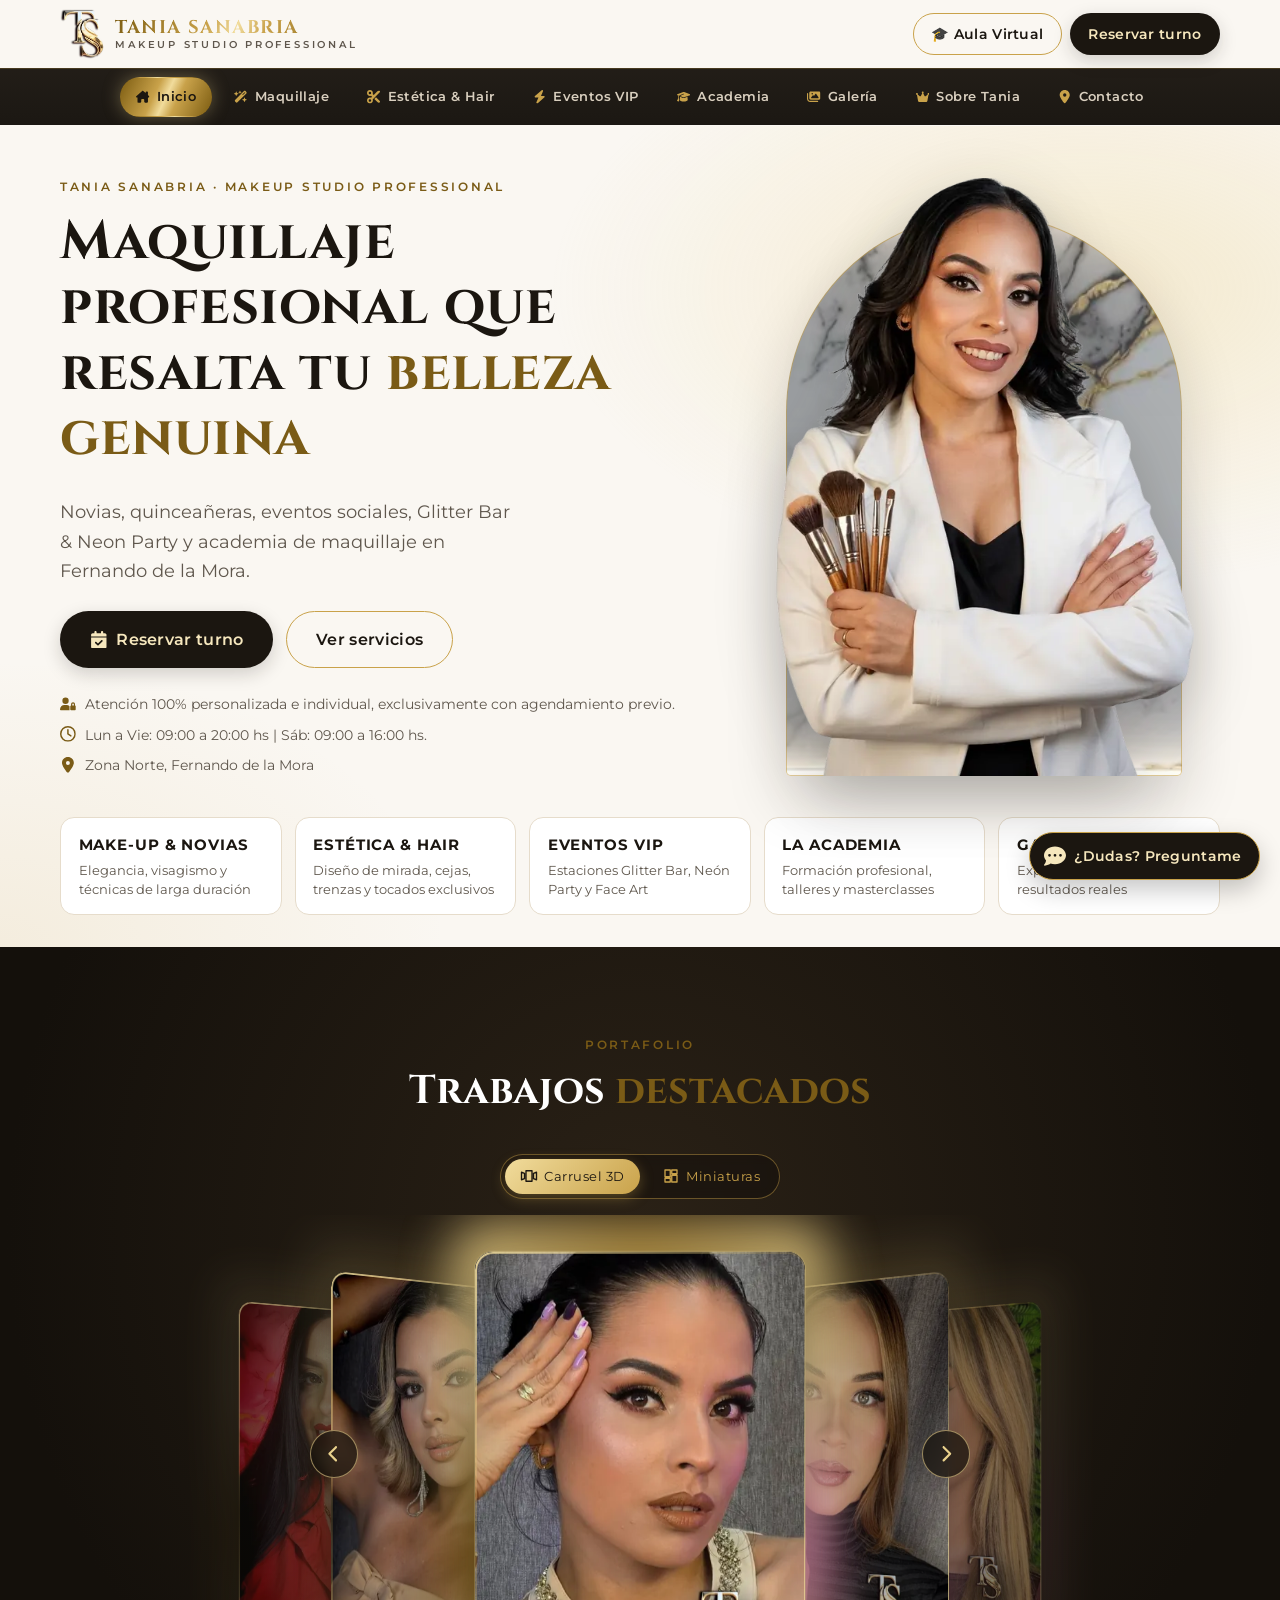
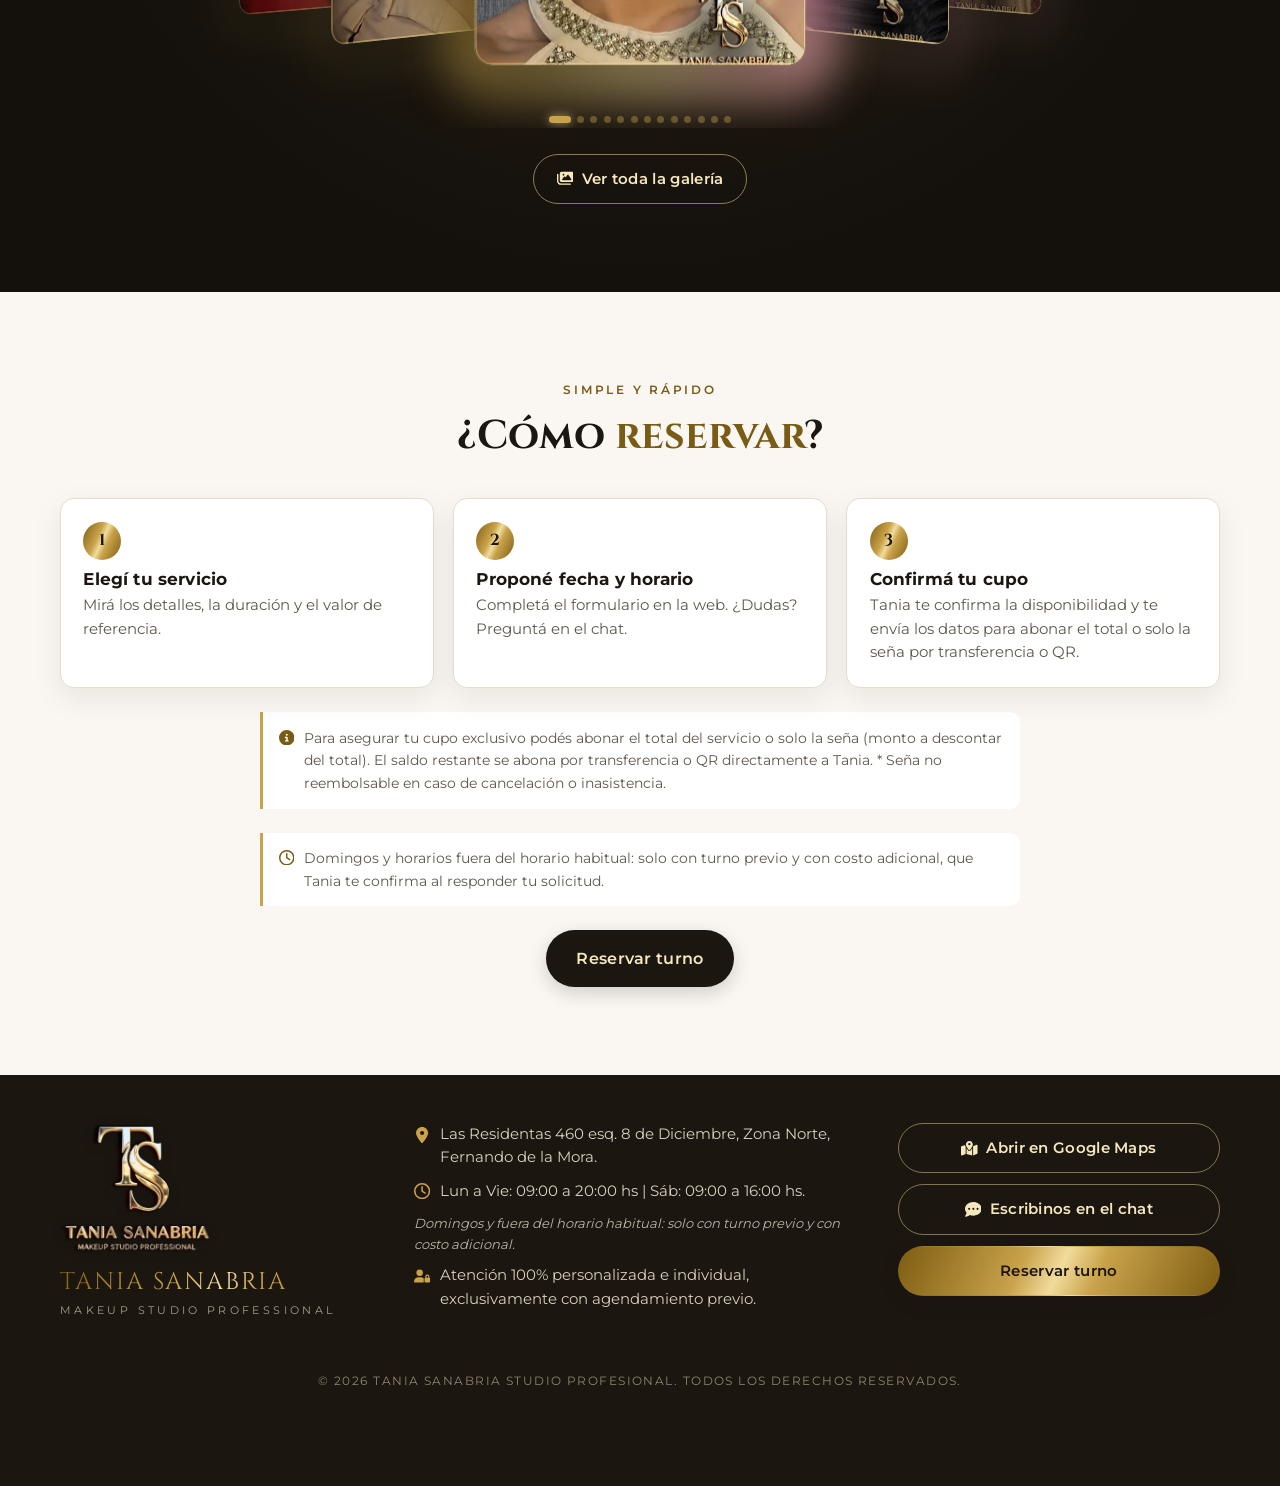
<file: index.html>
<!DOCTYPE html>
<html lang="es-PY">
<head>
  <meta charset="UTF-8">
  <meta name="viewport" content="width=device-width, initial-scale=1">
  <title>Tania Sanabria | Makeup Studio Professional en Fernando de la Mora</title>
  <meta name="description" content="Tania Sanabria Makeup Studio Professional. Maquillaje social y de novias, aerógrafo HD, cejas, trenzas, Glitter Bar, Neon Party y academia de maquillaje en Fernando de la Mora. Reservá tu turno online.">
  <link rel="canonical" href="https://taniasanabria.github.io/">
  <meta name="theme-color" content="#1b1610">
  <meta name="format-detection" content="telephone=no">

  <meta property="og:type" content="website">
  <meta property="og:locale" content="es_PY">
  <meta property="og:site_name" content="Tania Sanabria Makeup Studio">
  <meta property="og:title" content="Tania Sanabria | Makeup Studio Professional en Fernando de la Mora">
  <meta property="og:description" content="Tania Sanabria Makeup Studio Professional. Maquillaje social y de novias, aerógrafo HD, cejas, trenzas, Glitter Bar, Neon Party y academia de maquillaje en Fernando de la Mora. Reservá tu turno online.">
  <meta property="og:url" content="https://taniasanabria.github.io/">
  <meta property="og:image" content="https://taniasanabria.github.io/img/og-tania-sanabria.jpg?v=202611140000">
  <meta property="og:image:secure_url" content="https://taniasanabria.github.io/img/og-tania-sanabria.jpg?v=202611140000">
  <meta property="og:image:type" content="image/jpeg">
  <meta property="og:image:width" content="1200">
  <meta property="og:image:height" content="630">
  <meta property="og:image:alt" content="Tania Sanabria, maquilladora profesional, junto al logo TS Makeup Studio">
  <meta property="og:updated_time" content="2026-11-14T00:00:32.282Z">
  <meta name="twitter:card" content="summary_large_image">
  <meta name="twitter:title" content="Tania Sanabria | Makeup Studio Professional en Fernando de la Mora">
  <meta name="twitter:description" content="Tania Sanabria Makeup Studio Professional. Maquillaje social y de novias, aerógrafo HD, cejas, trenzas, Glitter Bar, Neon Party y academia de maquillaje en Fernando de la Mora. Reservá tu turno online.">
  <meta name="twitter:image" content="https://taniasanabria.github.io/img/og-tania-sanabria.jpg?v=202611140000">
  <link rel="image_src" href="https://taniasanabria.github.io/img/og-tania-sanabria.jpg?v=202611140000">

  <link rel="icon" href="img/favicon-32.png" sizes="32x32" type="image/png">
  <link rel="apple-touch-icon" href="img/apple-touch-icon.png">
  <link rel="manifest" href="site.webmanifest">

  <link rel="preload" href="fonts/montserrat-latin.woff2" as="font" type="font/woff2" crossorigin>
  <link rel="preload" href="fonts/cinzel-latin.woff2" as="font" type="font/woff2" crossorigin>
  <link rel="preload" as="image" href="img/retrato-540.webp" imagesrcset="img/retrato-280.webp 280w, img/retrato-540.webp 540w" imagesizes="(min-width: 900px) 420px, 52vw" fetchpriority="high">
  <link rel="preconnect" href="https://wfngdgqihtiqkokhxjqv.supabase.co" crossorigin>
  <link rel="stylesheet" href="css/estilos.css?v=202611140000">
  <script type="application/ld+json">{"@context":"https://schema.org","@type":"BeautySalon","@id":"https://taniasanabria.github.io/#negocio","name":"Tania Sanabria Makeup Studio Professional","alternateName":"Tania Sanabria Studio Profesional","description":"Tania Sanabria Makeup Studio Professional. Maquillaje social y de novias, aerógrafo HD, cejas, trenzas, Glitter Bar, Neon Party y academia de maquillaje en Fernando de la Mora. Reservá tu turno online.","url":"https://taniasanabria.github.io/","image":"https://taniasanabria.github.io/img/og-tania-sanabria.jpg","logo":"https://taniasanabria.github.io/img/icono-512.png","telephone":"+595976122979","priceRange":"Gs. 80.000 - Gs. 1.500.000","currenciesAccepted":"PYG","paymentAccepted":"Transferencia bancaria, QR","address":{"@type":"PostalAddress","streetAddress":"Las Residentas 460 esq. 8 de Diciembre","addressLocality":"Fernando de la Mora","addressRegion":"Central","addressCountry":"PY"},"hasMap":"https://maps.app.goo.gl/jaAUj8b6NrXWj91Z7","openingHoursSpecification":[{"@type":"OpeningHoursSpecification","dayOfWeek":["https://schema.org/Monday","https://schema.org/Tuesday","https://schema.org/Wednesday","https://schema.org/Thursday","https://schema.org/Friday"],"opens":"09:00","closes":"20:00"},{"@type":"OpeningHoursSpecification","dayOfWeek":["https://schema.org/Saturday"],"opens":"09:00","closes":"16:00"}],"sameAs":["https://www.facebook.com/share/1BdXnmezYz/","https://www.instagram.com/taniasanabria__","https://www.tiktok.com/@taniasanabria__"],"makesOffer":[{"@type":"Offer","name":"Maquillaje Social","description":"Ideal para eventos de día, graduaciones, cenas y reuniones sociales.","priceCurrency":"PYG","price":"250000","url":"https://taniasanabria.github.io/#servicio-maquillaje-social"},{"@type":"Offer","name":"Maquillaje Social Alta Gama","description":"Preparación de piel premium, visagismo y técnica de Piel Blindada.","priceCurrency":"PYG","price":"350000","url":"https://taniasanabria.github.io/#servicio-maquillaje-alta-gama"},{"@type":"Offer","name":"Maquillaje HD con Aerógrafo","description":"Acabado aterciopelado efecto porcelana, ultraligero y a prueba de roces.","priceCurrency":"PYG","price":"500000","url":"https://taniasanabria.github.io/#servicio-maquillaje-aerografo"},{"@type":"Offer","name":"Maquillaje para Novias","description":"Diseño de imagen nupcial completo. Incluye prueba previa y kit de retoque.","priceCurrency":"PYG","price":"1200000","url":"https://taniasanabria.github.io/#servicio-maquillaje-novias"},{"@type":"Offer","name":"Quinceañeras & Debutantes","description":"Estilismo fresco y radiante con máxima durabilidad para toda la noche.","priceCurrency":"PYG","price":"600000","url":"https://taniasanabria.github.io/#servicio-maquillaje-quinceaneras"},{"@type":"Offer","name":"Maquillaje Artístico FX & Halloween","description":"Caracterización, prótesis, efectos especiales y face art temático.","priceCurrency":"PYG","url":"https://taniasanabria.github.io/#servicio-maquillaje-artistico-fx"},{"@type":"Offer","name":"Maquillaje de Delineados","description":"Diseños clásicos, alados, esfumados y gráficos de alta precisión.","priceCurrency":"PYG","price":"120000","url":"https://taniasanabria.github.io/#servicio-maquillaje-delineados"},{"@type":"Offer","name":"Diseño y Perfilado de Cejas","description":"Mapeo facial minucioso con opción de sombreado temporal en Henna.","priceCurrency":"PYG","price":"80000","url":"https://taniasanabria.github.io/#servicio-cejas"},{"@type":"Offer","name":"Trenzas Kanekalon (Diseño Exclusivo)","description":"Aplicación profesional de extensiones trenzadas con materiales incluidos.","priceCurrency":"PYG","url":"https://taniasanabria.github.io/#servicio-trenzas"},{"@type":"Offer","name":"Tocados y Accesorios Nupciales","description":"Creaciones artesanales hechas a medida con perlas, cristales y detalles finos.","priceCurrency":"PYG","url":"https://taniasanabria.github.io/#servicio-tocados"},{"@type":"Offer","name":"Estación Glitter Bar Premium","description":"Gemas de fantasía, hojuelas de brillo y atención interactiva para tus invitados.","priceCurrency":"PYG","url":"https://taniasanabria.github.io/#servicio-glitter-bar"},{"@type":"Offer","name":"Experiencia Neon Party","description":"Maquillaje artístico luminiscente reactivo a luz negra UV.","priceCurrency":"PYG","url":"https://taniasanabria.github.io/#servicio-neon-party"},{"@type":"Offer","name":"Combo: Glitter Bar + Neon Party","description":"La combinación estelar de brillos y efectos UV para bodas, 15 años y fiestas.","priceCurrency":"PYG","url":"https://taniasanabria.github.io/#servicio-combo-glitter-neon"},{"@type":"Offer","name":"Art Makeup & Caritas Pintadas (Infantil)","description":"Pinturas al agua hipoalergénicas con diseños divertidos y de alto detalle.","priceCurrency":"PYG","url":"https://taniasanabria.github.io/#servicio-caritas-pintadas"},{"@type":"Offer","name":"Automaquillaje Premium","description":"Descubre tu rostro, perfecciona tu técnica diaria y de fiesta.","priceCurrency":"PYG","price":"600000","url":"https://taniasanabria.github.io/#servicio-curso-automaquillaje"},{"@type":"Offer","name":"Maquillador Inicial","description":"Aprende desde cero las bases profesionales del visagismo y colorimetría.","priceCurrency":"PYG","url":"https://taniasanabria.github.io/#servicio-curso-maquillador-inicial"},{"@type":"Offer","name":"Maquillador Avanzado","description":"Especialización en pieles blindadas, alta complejidad y técnicas nupciales.","priceCurrency":"PYG","url":"https://taniasanabria.github.io/#servicio-curso-maquillador-avanzado"},{"@type":"Offer","name":"Fotografía Beauty","description":"Iluminación, ángulos y edición móvil para proyectar tus trabajos en redes.","priceCurrency":"PYG","price":"450000","url":"https://taniasanabria.github.io/#servicio-curso-fotografia-beauty"}]}</script>
</head>
<body>
<svg xmlns="http://www.w3.org/2000/svg" class="sprite" aria-hidden="true"><!-- Íconos: Font Awesome Free 6.5.1 (CC BY 4.0) https://fontawesome.com --><symbol id="i-bag-shopping" viewBox="0 0 448 512"><path d="M160 112c0-35.3 28.7-64 64-64s64 28.7 64 64v48H160V112zm-48 48H48c-26.5 0-48 21.5-48 48V416c0 53 43 96 96 96H352c53 0 96-43 96-96V208c0-26.5-21.5-48-48-48H336V112C336 50.1 285.9 0 224 0S112 50.1 112 112v48zm24 48a24 24 0 1 1 0 48 24 24 0 1 1 0-48zm152 24a24 24 0 1 1 48 0 24 24 0 1 1 -48 0z"/></symbol><symbol id="i-bars" viewBox="0 0 448 512"><path d="M0 96C0 78.3 14.3 64 32 64H416c17.7 0 32 14.3 32 32s-14.3 32-32 32H32C14.3 128 0 113.7 0 96zM0 256c0-17.7 14.3-32 32-32H416c17.7 0 32 14.3 32 32s-14.3 32-32 32H32c-17.7 0-32-14.3-32-32zM448 416c0 17.7-14.3 32-32 32H32c-17.7 0-32-14.3-32-32s14.3-32 32-32H416c17.7 0 32 14.3 32 32z"/></symbol><symbol id="i-bolt" viewBox="0 0 448 512"><path d="M349.4 44.6c5.9-13.7 1.5-29.7-10.6-38.5s-28.6-8-39.9 1.8l-256 224c-10 8.8-13.6 22.9-8.9 35.3S50.7 288 64 288H175.5L98.6 467.4c-5.9 13.7-1.5 29.7 10.6 38.5s28.6 8 39.9-1.8l256-224c10-8.8 13.6-22.9 8.9-35.3s-16.6-20.7-30-20.7H272.5L349.4 44.6z"/></symbol><symbol id="i-box-open" viewBox="0 0 640 512"><path d="M58.9 42.1c3-6.1 9.6-9.6 16.3-8.7L320 64 564.8 33.4c6.7-.8 13.3 2.7 16.3 8.7l41.7 83.4c9 17.9-.6 39.6-19.8 45.1L439.6 217.3c-13.9 4-28.8-1.9-36.2-14.3L320 64 236.6 203c-7.4 12.4-22.3 18.3-36.2 14.3L37.1 170.6c-19.3-5.5-28.8-27.2-19.8-45.1L58.9 42.1zM321.1 128l54.9 91.4c14.9 24.8 44.6 36.6 72.5 28.6L576 211.6v167c0 22-15 41.2-36.4 46.6l-204.1 51c-10.2 2.6-20.9 2.6-31 0l-204.1-51C79 419.7 64 400.5 64 378.5v-167L191.6 248c27.8 8 57.6-3.8 72.5-28.6L318.9 128h2.2z"/></symbol><symbol id="i-calendar-check" viewBox="0 0 448 512"><path d="M128 0c17.7 0 32 14.3 32 32V64H288V32c0-17.7 14.3-32 32-32s32 14.3 32 32V64h48c26.5 0 48 21.5 48 48v48H0V112C0 85.5 21.5 64 48 64H96V32c0-17.7 14.3-32 32-32zM0 192H448V464c0 26.5-21.5 48-48 48H48c-26.5 0-48-21.5-48-48V192zM329 305c9.4-9.4 9.4-24.6 0-33.9s-24.6-9.4-33.9 0l-95 95-47-47c-9.4-9.4-24.6-9.4-33.9 0s-9.4 24.6 0 33.9l64 64c9.4 9.4 24.6 9.4 33.9 0L329 305z"/></symbol><symbol id="i-camera-retro" viewBox="0 0 512 512"><path d="M220.6 121.2L271.1 96 448 96v96H333.2c-21.9-15.1-48.5-24-77.2-24s-55.2 8.9-77.2 24H64V128H192c9.9 0 19.7-2.3 28.6-6.8zM0 128V416c0 35.3 28.7 64 64 64H448c35.3 0 64-28.7 64-64V96c0-35.3-28.7-64-64-64H271.1c-9.9 0-19.7 2.3-28.6 6.8L192 64H160V48c0-8.8-7.2-16-16-16H80c-8.8 0-16 7.2-16 16l0 16C28.7 64 0 92.7 0 128zM168 304a88 88 0 1 1 176 0 88 88 0 1 1 -176 0z"/></symbol><symbol id="i-check" viewBox="0 0 448 512"><path d="M438.6 105.4c12.5 12.5 12.5 32.8 0 45.3l-256 256c-12.5 12.5-32.8 12.5-45.3 0l-128-128c-12.5-12.5-12.5-32.8 0-45.3s32.8-12.5 45.3 0L160 338.7 393.4 105.4c12.5-12.5 32.8-12.5 45.3 0z"/></symbol><symbol id="i-chevron-left" viewBox="0 0 320 512"><path d="M9.4 233.4c-12.5 12.5-12.5 32.8 0 45.3l192 192c12.5 12.5 32.8 12.5 45.3 0s12.5-32.8 0-45.3L77.3 256 246.6 86.6c12.5-12.5 12.5-32.8 0-45.3s-32.8-12.5-45.3 0l-192 192z"/></symbol><symbol id="i-chevron-right" viewBox="0 0 320 512"><path d="M310.6 233.4c12.5 12.5 12.5 32.8 0 45.3l-192 192c-12.5 12.5-32.8 12.5-45.3 0s-12.5-32.8 0-45.3L242.7 256 73.4 86.6c-12.5-12.5-12.5-32.8 0-45.3s32.8-12.5 45.3 0l192 192z"/></symbol><symbol id="i-circle-info" viewBox="0 0 512 512"><path d="M256 512A256 256 0 1 0 256 0a256 256 0 1 0 0 512zM216 336h24V272H216c-13.3 0-24-10.7-24-24s10.7-24 24-24h48c13.3 0 24 10.7 24 24v88h8c13.3 0 24 10.7 24 24s-10.7 24-24 24H216c-13.3 0-24-10.7-24-24s10.7-24 24-24zm40-208a32 32 0 1 1 0 64 32 32 0 1 1 0-64z"/></symbol><symbol id="i-clock" viewBox="0 0 512 512"><path d="M464 256A208 208 0 1 1 48 256a208 208 0 1 1 416 0zM0 256a256 256 0 1 0 512 0A256 256 0 1 0 0 256zM232 120V256c0 8 4 15.5 10.7 20l96 64c11 7.4 25.9 4.4 33.3-6.7s4.4-25.9-6.7-33.3L280 243.2V120c0-13.3-10.7-24-24-24s-24 10.7-24 24z"/></symbol><symbol id="i-clock-rotate-left" viewBox="0 0 512 512"><path d="M75 75L41 41C25.9 25.9 0 36.6 0 57.9V168c0 13.3 10.7 24 24 24H134.1c21.4 0 32.1-25.9 17-41l-30.8-30.8C155 85.5 203 64 256 64c106 0 192 86 192 192s-86 192-192 192c-40.8 0-78.6-12.7-109.7-34.4c-14.5-10.1-34.4-6.6-44.6 7.9s-6.6 34.4 7.9 44.6C151.2 495 201.7 512 256 512c141.4 0 256-114.6 256-256S397.4 0 256 0C185.3 0 121.3 28.7 75 75zm181 53c-13.3 0-24 10.7-24 24V256c0 6.4 2.5 12.5 7 17l72 72c9.4 9.4 24.6 9.4 33.9 0s9.4-24.6 0-33.9l-65-65V152c0-13.3-10.7-24-24-24z"/></symbol><symbol id="i-comment-dots" viewBox="0 0 512 512"><path d="M256 448c141.4 0 256-93.1 256-208S397.4 32 256 32S0 125.1 0 240c0 45.1 17.7 86.8 47.7 120.9c-1.9 24.5-11.4 46.3-21.4 62.9c-5.5 9.2-11.1 16.6-15.2 21.6c-2.1 2.5-3.7 4.4-4.9 5.7c-.6 .6-1 1.1-1.3 1.4l-.3 .3c-4.6 4.6-5.9 11.4-3.4 17.4c2.5 6 8.3 9.9 14.8 9.9c28.7 0 57.6-8.9 81.6-19.3c22.9-10 42.4-21.9 54.3-30.6c31.8 11.5 67 17.9 104.1 17.9zM128 208a32 32 0 1 1 0 64 32 32 0 1 1 0-64zm128 0a32 32 0 1 1 0 64 32 32 0 1 1 0-64zm96 32a32 32 0 1 1 64 0 32 32 0 1 1 -64 0z"/></symbol><symbol id="i-credit-card" viewBox="0 0 576 512"><path d="M64 32C28.7 32 0 60.7 0 96v32H576V96c0-35.3-28.7-64-64-64H64zM576 224H0V416c0 35.3 28.7 64 64 64H512c35.3 0 64-28.7 64-64V224zM112 352h64c8.8 0 16 7.2 16 16s-7.2 16-16 16H112c-8.8 0-16-7.2-16-16s7.2-16 16-16zm112 16c0-8.8 7.2-16 16-16H368c8.8 0 16 7.2 16 16s-7.2 16-16 16H240c-8.8 0-16-7.2-16-16z"/></symbol><symbol id="i-crown" viewBox="0 0 576 512"><path d="M309 106c11.4-7 19-19.7 19-34c0-22.1-17.9-40-40-40s-40 17.9-40 40c0 14.4 7.6 27 19 34L209.7 220.6c-9.1 18.2-32.7 23.4-48.6 10.7L72 160c5-6.7 8-15 8-24c0-22.1-17.9-40-40-40S0 113.9 0 136s17.9 40 40 40c.2 0 .5 0 .7 0L86.4 427.4c5.5 30.4 32 52.6 63 52.6H426.6c30.9 0 57.4-22.1 63-52.6L535.3 176c.2 0 .5 0 .7 0c22.1 0 40-17.9 40-40s-17.9-40-40-40s-40 17.9-40 40c0 9 3 17.3 8 24l-89.1 71.3c-15.9 12.7-39.5 7.5-48.6-10.7L309 106z"/></symbol><symbol id="i-droplet" viewBox="0 0 384 512"><path d="M192 512C86 512 0 426 0 320C0 228.8 130.2 57.7 166.6 11.7C172.6 4.2 181.5 0 191.1 0h1.8c9.6 0 18.5 4.2 24.5 11.7C253.8 57.7 384 228.8 384 320c0 106-86 192-192 192zM96 336c0-8.8-7.2-16-16-16s-16 7.2-16 16c0 61.9 50.1 112 112 112c8.8 0 16-7.2 16-16s-7.2-16-16-16c-44.2 0-80-35.8-80-80z"/></symbol><symbol id="i-eye" viewBox="0 0 576 512"><path d="M288 32c-80.8 0-145.5 36.8-192.6 80.6C48.6 156 17.3 208 2.5 243.7c-3.3 7.9-3.3 16.7 0 24.6C17.3 304 48.6 356 95.4 399.4C142.5 443.2 207.2 480 288 480s145.5-36.8 192.6-80.6c46.8-43.5 78.1-95.4 93-131.1c3.3-7.9 3.3-16.7 0-24.6c-14.9-35.7-46.2-87.7-93-131.1C433.5 68.8 368.8 32 288 32zM144 256a144 144 0 1 1 288 0 144 144 0 1 1 -288 0zm144-64c0 35.3-28.7 64-64 64c-7.1 0-13.9-1.2-20.3-3.3c-5.5-1.8-11.9 1.6-11.7 7.4c.3 6.9 1.3 13.8 3.2 20.7c13.7 51.2 66.4 81.6 117.6 67.9s81.6-66.4 67.9-117.6c-11.1-41.5-47.8-69.4-88.6-71.1c-5.8-.2-9.2 6.1-7.4 11.7c2.1 6.4 3.3 13.2 3.3 20.3z"/></symbol><symbol id="i-facebook-f" viewBox="0 0 320 512"><path d="M80 299.3V512H196V299.3h86.5l18-97.8H196V166.9c0-51.7 20.3-71.5 72.7-71.5c16.3 0 29.4 .4 37 1.2V7.9C291.4 4 256.4 0 236.2 0C129.3 0 80 50.5 80 159.4v42.1H14v97.8H80z"/></symbol><symbol id="i-gem" viewBox="0 0 512 512"><path d="M168.5 72L256 165l87.5-93h-175zM383.9 99.1L311.5 176h129L383.9 99.1zm50 124.9H256 78.1L256 420.3 433.9 224zM71.5 176h129L128.1 99.1 71.5 176zm434.3 40.1l-232 256c-4.5 5-11 7.9-17.8 7.9s-13.2-2.9-17.8-7.9l-232-256c-7.7-8.5-8.3-21.2-1.5-30.4l112-152c4.5-6.1 11.7-9.8 19.3-9.8H376c7.6 0 14.8 3.6 19.3 9.8l112 152c6.8 9.2 6.1 21.9-1.5 30.4z"/></symbol><symbol id="i-graduation-cap" viewBox="0 0 640 512"><path d="M320 32c-8.1 0-16.1 1.4-23.7 4.1L15.8 137.4C6.3 140.9 0 149.9 0 160s6.3 19.1 15.8 22.6l57.9 20.9C57.3 229.3 48 259.8 48 291.9v28.1c0 28.4-10.8 57.7-22.3 80.8c-6.5 13-13.9 25.8-22.5 37.6C0 442.7-.9 448.3 .9 453.4s6 8.9 11.2 10.2l64 16c4.2 1.1 8.7 .3 12.4-2s6.3-6.1 7.1-10.4c8.6-42.8 4.3-81.2-2.1-108.7C90.3 344.3 86 329.8 80 316.5V291.9c0-30.2 10.2-58.7 27.9-81.5c12.9-15.5 29.6-28 49.2-35.7l157-61.7c8.2-3.2 17.5 .8 20.7 9s-.8 17.5-9 20.7l-157 61.7c-12.4 4.9-23.3 12.4-32.2 21.6l159.6 57.6c7.6 2.7 15.6 4.1 23.7 4.1s16.1-1.4 23.7-4.1L624.2 182.6c9.5-3.4 15.8-12.5 15.8-22.6s-6.3-19.1-15.8-22.6L343.7 36.1C336.1 33.4 328.1 32 320 32zM128 408c0 35.3 86 72 192 72s192-36.7 192-72L496.7 262.6 354.5 314c-11.1 4-22.8 6-34.5 6s-23.5-2-34.5-6L143.3 262.6 128 408z"/></symbol><symbol id="i-hand-holding-dollar" viewBox="0 0 576 512"><path d="M312 24V34.5c6.4 1.2 12.6 2.7 18.2 4.2c12.8 3.4 20.4 16.6 17 29.4s-16.6 20.4-29.4 17c-10.9-2.9-21.1-4.9-30.2-5c-7.3-.1-14.7 1.7-19.4 4.4c-2.1 1.3-3.1 2.4-3.5 3c-.3 .5-.7 1.2-.7 2.8c0 .3 0 .5 0 .6c.2 .2 .9 1.2 3.3 2.6c5.8 3.5 14.4 6.2 27.4 10.1l.9 .3c11.1 3.3 25.9 7.8 37.9 15.3c13.7 8.6 26.1 22.9 26.4 44.9c.3 22.5-11.4 38.9-26.7 48.5c-6.7 4.1-13.9 7-21.3 8.8V232c0 13.3-10.7 24-24 24s-24-10.7-24-24V220.6c-9.5-2.3-18.2-5.3-25.6-7.8c-2.1-.7-4.1-1.4-6-2c-12.6-4.2-19.4-17.8-15.2-30.4s17.8-19.4 30.4-15.2c2.6 .9 5 1.7 7.3 2.5c13.6 4.6 23.4 7.9 33.9 8.3c8 .3 15.1-1.6 19.2-4.1c1.9-1.2 2.8-2.2 3.2-2.9c.4-.6 .9-1.8 .8-4.1l0-.2c0-1 0-2.1-4-4.6c-5.7-3.6-14.3-6.4-27.1-10.3l-1.9-.6c-10.8-3.2-25-7.5-36.4-14.4c-13.5-8.1-26.5-22-26.6-44.1c-.1-22.9 12.9-38.6 27.7-47.4c6.4-3.8 13.3-6.4 20.2-8.2V24c0-13.3 10.7-24 24-24s24 10.7 24 24zM568.2 336.3c13.1 17.8 9.3 42.8-8.5 55.9L433.1 485.5c-23.4 17.2-51.6 26.5-80.7 26.5H192 32c-17.7 0-32-14.3-32-32V416c0-17.7 14.3-32 32-32H68.8l44.9-36c22.7-18.2 50.9-28 80-28H272h16 64c17.7 0 32 14.3 32 32s-14.3 32-32 32H288 272c-8.8 0-16 7.2-16 16s7.2 16 16 16H392.6l119.7-88.2c17.8-13.1 42.8-9.3 55.9 8.5zM193.6 384l0 0-.9 0c.3 0 .6 0 .9 0z"/></symbol><symbol id="i-house-chimney" viewBox="0 0 576 512"><path d="M543.8 287.6c17 0 32-14 32-32.1c1-9-3-17-11-24L512 185V64c0-17.7-14.3-32-32-32H448c-17.7 0-32 14.3-32 32v36.7L309.5 7c-6-5-14-7-21-7s-15 1-22 8L10 231.5c-7 7-10 15-10 24c0 18 14 32.1 32 32.1h32v69.7c-.1 .9-.1 1.8-.1 2.8V472c0 22.1 17.9 40 40 40h16c1.2 0 2.4-.1 3.6-.2c1.5 .1 3 .2 4.5 .2H160h24c22.1 0 40-17.9 40-40V448 384c0-17.7 14.3-32 32-32h64c17.7 0 32 14.3 32 32v64 24c0 22.1 17.9 40 40 40h24 32.5c1.4 0 2.8 0 4.2-.1c1.1 .1 2.2 .1 3.3 .1h16c22.1 0 40-17.9 40-40V455.8c.3-2.6 .5-5.3 .5-8.1l-.7-160.2h32z"/></symbol><symbol id="i-images" viewBox="0 0 576 512"><path d="M160 32c-35.3 0-64 28.7-64 64V320c0 35.3 28.7 64 64 64H512c35.3 0 64-28.7 64-64V96c0-35.3-28.7-64-64-64H160zM396 138.7l96 144c4.9 7.4 5.4 16.8 1.2 24.6S480.9 320 472 320H328 280 200c-9.2 0-17.6-5.3-21.6-13.6s-2.9-18.2 2.9-25.4l64-80c4.6-5.7 11.4-9 18.7-9s14.2 3.3 18.7 9l17.3 21.6 56-84C360.5 132 368 128 376 128s15.5 4 20 10.7zM192 128a32 32 0 1 1 64 0 32 32 0 1 1 -64 0zM48 120c0-13.3-10.7-24-24-24S0 106.7 0 120V344c0 75.1 60.9 136 136 136H456c13.3 0 24-10.7 24-24s-10.7-24-24-24H136c-48.6 0-88-39.4-88-88V120z"/></symbol><symbol id="i-instagram" viewBox="0 0 448 512"><path d="M224.1 141c-63.6 0-114.9 51.3-114.9 114.9s51.3 114.9 114.9 114.9S339 319.5 339 255.9 287.7 141 224.1 141zm0 189.6c-41.1 0-74.7-33.5-74.7-74.7s33.5-74.7 74.7-74.7 74.7 33.5 74.7 74.7-33.6 74.7-74.7 74.7zm146.4-194.3c0 14.9-12 26.8-26.8 26.8-14.9 0-26.8-12-26.8-26.8s12-26.8 26.8-26.8 26.8 12 26.8 26.8zm76.1 27.2c-1.7-35.9-9.9-67.7-36.2-93.9-26.2-26.2-58-34.4-93.9-36.2-37-2.1-147.9-2.1-184.9 0-35.8 1.7-67.6 9.9-93.9 36.1s-34.4 58-36.2 93.9c-2.1 37-2.1 147.9 0 184.9 1.7 35.9 9.9 67.7 36.2 93.9s58 34.4 93.9 36.2c37 2.1 147.9 2.1 184.9 0 35.9-1.7 67.7-9.9 93.9-36.2 26.2-26.2 34.4-58 36.2-93.9 2.1-37 2.1-147.8 0-184.8zM398.8 388c-7.8 19.6-22.9 34.7-42.6 42.6-29.5 11.7-99.5 9-132.1 9s-102.7 2.6-132.1-9c-19.6-7.8-34.7-22.9-42.6-42.6-11.7-29.5-9-99.5-9-132.1s-2.6-102.7 9-132.1c7.8-19.6 22.9-34.7 42.6-42.6 29.5-11.7 99.5-9 132.1-9s102.7-2.6 132.1 9c19.6 7.8 34.7 22.9 42.6 42.6 11.7 29.5 9 99.5 9 132.1s2.7 102.7-9 132.1z"/></symbol><symbol id="i-location-dot" viewBox="0 0 384 512"><path d="M215.7 499.2C267 435 384 279.4 384 192C384 86 298 0 192 0S0 86 0 192c0 87.4 117 243 168.3 307.2c12.3 15.3 35.1 15.3 47.4 0zM192 128a64 64 0 1 1 0 128 64 64 0 1 1 0-128z"/></symbol><symbol id="i-magnifying-glass-plus" viewBox="0 0 512 512"><path d="M416 208c0 45.9-14.9 88.3-40 122.7L502.6 457.4c12.5 12.5 12.5 32.8 0 45.3s-32.8 12.5-45.3 0L330.7 376c-34.4 25.2-76.8 40-122.7 40C93.1 416 0 322.9 0 208S93.1 0 208 0S416 93.1 416 208zM184 296c0 13.3 10.7 24 24 24s24-10.7 24-24V232h64c13.3 0 24-10.7 24-24s-10.7-24-24-24H232V120c0-13.3-10.7-24-24-24s-24 10.7-24 24v64H120c-13.3 0-24 10.7-24 24s10.7 24 24 24h64v64z"/></symbol><symbol id="i-map-location-dot" viewBox="0 0 576 512"><path d="M408 120c0 54.6-73.1 151.9-105.2 192c-7.7 9.6-22 9.6-29.6 0C241.1 271.9 168 174.6 168 120C168 53.7 221.7 0 288 0s120 53.7 120 120zm8 80.4c3.5-6.9 6.7-13.8 9.6-20.6c.5-1.2 1-2.5 1.5-3.7l116-46.4C558.9 123.4 576 135 576 152V422.8c0 9.8-6 18.6-15.1 22.3L416 503V200.4zM137.6 138.3c2.4 14.1 7.2 28.3 12.8 41.5c2.9 6.8 6.1 13.7 9.6 20.6V451.8L32.9 502.7C17.1 509 0 497.4 0 480.4V209.6c0-9.8 6-18.6 15.1-22.3l122.6-49zM327.8 332c13.9-17.4 35.7-45.7 56.2-77V504.3L192 449.4V255c20.5 31.3 42.3 59.6 56.2 77c20.5 25.6 59.1 25.6 79.6 0zM288 152a40 40 0 1 0 0-80 40 40 0 1 0 0 80z"/></symbol><symbol id="i-masks-theater" viewBox="0 0 640 512"><path d="M74.6 373.2c41.7 36.1 108 82.5 166.1 73.7c6.1-.9 12.1-2.5 18-4.5c-9.2-12.3-17.3-24.4-24.2-35.4c-21.9-35-28.8-75.2-25.9-113.6c-20.6 4.1-39.2 13-54.7 25.4c-6.5 5.2-16.3 1.3-14.8-7c6.4-33.5 33-60.9 68.2-66.3c2.6-.4 5.3-.7 7.9-.8l19.4-131.3c2-13.8 8-32.7 25-45.9C278.2 53.2 310.5 37 363.2 32.2c-.8-.7-1.6-1.4-2.4-2.1C340.6 14.5 288.4-11.5 175.7 5.6S20.5 63 5.7 83.9C0 91.9-.8 102 .6 111.8L24.8 276.1c5.5 37.3 21.5 72.6 49.8 97.2zm87.7-219.6c4.4-3.1 10.8-2 11.8 3.3c.1 .5 .2 1.1 .3 1.6c3.2 21.8-11.6 42-33.1 45.3s-41.5-11.8-44.7-33.5c-.1-.5-.1-1.1-.2-1.6c-.6-5.4 5.2-8.4 10.3-6.7c9 3 18.8 3.9 28.7 2.4s19.1-5.3 26.8-10.8zM261.6 390c29.4 46.9 79.5 110.9 137.6 119.7s124.5-37.5 166.1-73.7c28.3-24.5 44.3-59.8 49.8-97.2l24.2-164.3c1.4-9.8 .6-19.9-5.1-27.9c-14.8-20.9-57.3-61.2-170-78.3S299.4 77.2 279.2 92.8c-7.8 6-11.5 15.4-12.9 25.2L242.1 282.3c-5.5 37.3-.4 75.8 19.6 107.7zM404.5 235.3c-7.7-5.5-16.8-9.3-26.8-10.8s-19.8-.6-28.7 2.4c-5.1 1.7-10.9-1.3-10.3-6.7c.1-.5 .1-1.1 .2-1.6c3.2-21.8 23.2-36.8 44.7-33.5s36.3 23.5 33.1 45.3c-.1 .5-.2 1.1-.3 1.6c-1 5.3-7.4 6.4-11.8 3.3zm136.2 15.5c-1 5.3-7.4 6.4-11.8 3.3c-7.7-5.5-16.8-9.3-26.8-10.8s-19.8-.6-28.7 2.4c-5.1 1.7-10.9-1.3-10.3-6.7c.1-.5 .1-1.1 .2-1.6c3.2-21.8 23.2-36.8 44.7-33.5s36.3 23.5 33.1 45.3c-.1 .5-.2 1.1-.3 1.6zM530 350.2c-19.6 44.7-66.8 72.5-116.8 64.9s-87.1-48.2-93-96.7c-1-8.3 8.9-12.1 15.2-6.7c23.9 20.8 53.6 35.3 87 40.3s66.1 .1 94.9-12.8c7.6-3.4 16 3.2 12.6 10.9z"/></symbol><symbol id="i-palette" viewBox="0 0 512 512"><path d="M512 256c0 .9 0 1.8 0 2.7c-.4 36.5-33.6 61.3-70.1 61.3H344c-26.5 0-48 21.5-48 48c0 3.4 .4 6.7 1 9.9c2.1 10.2 6.5 20 10.8 29.9c6.1 13.8 12.1 27.5 12.1 42c0 31.8-21.6 60.7-53.4 62c-3.5 .1-7 .2-10.6 .2C114.6 512 0 397.4 0 256S114.6 0 256 0S512 114.6 512 256zM128 288a32 32 0 1 0 -64 0 32 32 0 1 0 64 0zm0-96a32 32 0 1 0 0-64 32 32 0 1 0 0 64zM288 96a32 32 0 1 0 -64 0 32 32 0 1 0 64 0zm96 96a32 32 0 1 0 0-64 32 32 0 1 0 0 64z"/></symbol><symbol id="i-pen-to-square" viewBox="0 0 512 512"><path d="M471.6 21.7c-21.9-21.9-57.3-21.9-79.2 0L362.3 51.7l97.9 97.9 30.1-30.1c21.9-21.9 21.9-57.3 0-79.2L471.6 21.7zm-299.2 220c-6.1 6.1-10.8 13.6-13.5 21.9l-29.6 88.8c-2.9 8.6-.6 18.1 5.8 24.6s15.9 8.7 24.6 5.8l88.8-29.6c8.2-2.7 15.7-7.4 21.9-13.5L437.7 172.3 339.7 74.3 172.4 241.7zM96 64C43 64 0 107 0 160V416c0 53 43 96 96 96H352c53 0 96-43 96-96V320c0-17.7-14.3-32-32-32s-32 14.3-32 32v96c0 17.7-14.3 32-32 32H96c-17.7 0-32-14.3-32-32V160c0-17.7 14.3-32 32-32h96c17.7 0 32-14.3 32-32s-14.3-32-32-32H96z"/></symbol><symbol id="i-person-half-dress" viewBox="0 0 320 512"><path d="M160 0a48 48 0 1 1 0 96 48 48 0 1 1 0-96zm8 352V128h6.9c33.7 0 64.9 17.7 82.3 46.6l58.3 97c9.1 15.1 4.2 34.8-10.9 43.9s-34.8 4.2-43.9-10.9L232 256.9V480c0 17.7-14.3 32-32 32s-32-14.3-32-32V352h0zM58.2 182.3c19.9-33.1 55.3-53.5 93.8-54.3V384h0v96c0 17.7-14.3 32-32 32s-32-14.3-32-32V384H70.2c-10.9 0-18.6-10.7-15.2-21.1L93.3 248.1 59.4 304.5c-9.1 15.1-28.8 20-43.9 10.9s-20-28.8-10.9-43.9l53.6-89.2z"/></symbol><symbol id="i-receipt" viewBox="0 0 384 512"><path d="M14 2.2C22.5-1.7 32.5-.3 39.6 5.8L80 40.4 120.4 5.8c9-7.7 22.3-7.7 31.2 0L192 40.4 232.4 5.8c9-7.7 22.3-7.7 31.2 0L304 40.4 344.4 5.8c7.1-6.1 17.1-7.5 25.6-3.6s14 12.4 14 21.8V488c0 9.4-5.5 17.9-14 21.8s-18.5 2.5-25.6-3.6L304 471.6l-40.4 34.6c-9 7.7-22.3 7.7-31.2 0L192 471.6l-40.4 34.6c-9 7.7-22.3 7.7-31.2 0L80 471.6 39.6 506.2c-7.1 6.1-17.1 7.5-25.6 3.6S0 497.4 0 488V24C0 14.6 5.5 6.1 14 2.2zM96 144c-8.8 0-16 7.2-16 16s7.2 16 16 16H288c8.8 0 16-7.2 16-16s-7.2-16-16-16H96zM80 352c0 8.8 7.2 16 16 16H288c8.8 0 16-7.2 16-16s-7.2-16-16-16H96c-8.8 0-16 7.2-16 16zM96 240c-8.8 0-16 7.2-16 16s7.2 16 16 16H288c8.8 0 16-7.2 16-16s-7.2-16-16-16H96z"/></symbol><symbol id="i-ruler-combined" viewBox="0 0 512 512"><path d="M.2 468.9C2.7 493.1 23.1 512 48 512l96 0 320 0c26.5 0 48-21.5 48-48l0-96c0-26.5-21.5-48-48-48l-48 0 0 80c0 8.8-7.2 16-16 16s-16-7.2-16-16l0-80-64 0 0 80c0 8.8-7.2 16-16 16s-16-7.2-16-16l0-80-64 0 0 80c0 8.8-7.2 16-16 16s-16-7.2-16-16l0-80-80 0c-8.8 0-16-7.2-16-16s7.2-16 16-16l80 0 0-64-80 0c-8.8 0-16-7.2-16-16s7.2-16 16-16l80 0 0-64-80 0c-8.8 0-16-7.2-16-16s7.2-16 16-16l80 0 0-48c0-26.5-21.5-48-48-48L48 0C21.5 0 0 21.5 0 48L0 368l0 96c0 1.7 .1 3.3 .2 4.9z"/></symbol><symbol id="i-scissors" viewBox="0 0 512 512"><path d="M256 192l-39.5-39.5c4.9-12.6 7.5-26.2 7.5-40.5C224 50.1 173.9 0 112 0S0 50.1 0 112s50.1 112 112 112c14.3 0 27.9-2.7 40.5-7.5L192 256l-39.5 39.5c-12.6-4.9-26.2-7.5-40.5-7.5C50.1 288 0 338.1 0 400s50.1 112 112 112s112-50.1 112-112c0-14.3-2.7-27.9-7.5-40.5L499.2 76.8c7.1-7.1 7.1-18.5 0-25.6c-28.3-28.3-74.1-28.3-102.4 0L256 192zm22.6 150.6L396.8 460.8c28.3 28.3 74.1 28.3 102.4 0c7.1-7.1 7.1-18.5 0-25.6L342.6 278.6l-64 64zM64 112a48 48 0 1 1 96 0 48 48 0 1 1 -96 0zm48 240a48 48 0 1 1 0 96 48 48 0 1 1 0-96z"/></symbol><symbol id="i-share-nodes" viewBox="0 0 448 512"><path d="M352 224c53 0 96-43 96-96s-43-96-96-96s-96 43-96 96c0 4 .2 8 .7 11.9l-94.1 47C145.4 170.2 121.9 160 96 160c-53 0-96 43-96 96s43 96 96 96c25.9 0 49.4-10.2 66.6-26.9l94.1 47c-.5 3.9-.7 7.8-.7 11.9c0 53 43 96 96 96s96-43 96-96s-43-96-96-96c-25.9 0-49.4 10.2-66.6 26.9l-94.1-47c.5-3.9 .7-7.8 .7-11.9s-.2-8-.7-11.9l94.1-47C302.6 213.8 326.1 224 352 224z"/></symbol><symbol id="i-shield-heart" viewBox="0 0 512 512"><path d="M269.4 2.9C265.2 1 260.7 0 256 0s-9.2 1-13.4 2.9L54.3 82.8c-22 9.3-38.4 31-38.3 57.2c.5 99.2 41.3 280.7 213.6 363.2c16.7 8 36.1 8 52.8 0C454.7 420.7 495.5 239.2 496 140c.1-26.2-16.3-47.9-38.3-57.2L269.4 2.9zM144 221.3c0-33.8 27.4-61.3 61.3-61.3c16.2 0 31.8 6.5 43.3 17.9l7.4 7.4 7.4-7.4c11.5-11.5 27.1-17.9 43.3-17.9c33.8 0 61.3 27.4 61.3 61.3c0 16.2-6.5 31.8-17.9 43.3l-82.7 82.7c-6.2 6.2-16.4 6.2-22.6 0l-82.7-82.7c-11.5-11.5-17.9-27.1-17.9-43.3z"/></symbol><symbol id="i-star" viewBox="0 0 576 512"><path d="M316.9 18C311.6 7 300.4 0 288.1 0s-23.4 7-28.8 18L195 150.3 51.4 171.5c-12 1.8-22 10.2-25.7 21.7s-.7 24.2 7.9 32.7L137.8 329 113.2 474.7c-2 12 3 24.2 12.9 31.3s23 8 33.8 2.3l128.3-68.5 128.3 68.5c10.8 5.7 23.9 4.9 33.8-2.3s14.9-19.3 12.9-31.3L438.5 329 542.7 225.9c8.6-8.5 11.7-21.2 7.9-32.7s-13.7-19.9-25.7-21.7L381.2 150.3 316.9 18z"/></symbol><symbol id="i-tiktok" viewBox="0 0 448 512"><path d="M448,209.91a210.06,210.06,0,0,1-122.77-39.25V349.38A162.55,162.55,0,1,1,185,188.31V278.2a74.62,74.62,0,1,0,52.23,71.18V0l88,0a121.18,121.18,0,0,0,1.86,22.17h0A122.18,122.18,0,0,0,381,102.39a121.43,121.43,0,0,0,67,20.14Z"/></symbol><symbol id="i-truck-fast" viewBox="0 0 640 512"><path d="M112 0C85.5 0 64 21.5 64 48V96H16c-8.8 0-16 7.2-16 16s7.2 16 16 16H64 272c8.8 0 16 7.2 16 16s-7.2 16-16 16H64 48c-8.8 0-16 7.2-16 16s7.2 16 16 16H64 240c8.8 0 16 7.2 16 16s-7.2 16-16 16H64 16c-8.8 0-16 7.2-16 16s7.2 16 16 16H64 208c8.8 0 16 7.2 16 16s-7.2 16-16 16H64V416c0 53 43 96 96 96s96-43 96-96H384c0 53 43 96 96 96s96-43 96-96h32c17.7 0 32-14.3 32-32s-14.3-32-32-32V288 256 237.3c0-17-6.7-33.3-18.7-45.3L512 114.7c-12-12-28.3-18.7-45.3-18.7H416V48c0-26.5-21.5-48-48-48H112zM544 237.3V256H416V160h50.7L544 237.3zM160 368a48 48 0 1 1 0 96 48 48 0 1 1 0-96zm272 48a48 48 0 1 1 96 0 48 48 0 1 1 -96 0z"/></symbol><symbol id="i-user-check" viewBox="0 0 640 512"><path d="M96 128a128 128 0 1 1 256 0A128 128 0 1 1 96 128zM0 482.3C0 383.8 79.8 304 178.3 304h91.4C368.2 304 448 383.8 448 482.3c0 16.4-13.3 29.7-29.7 29.7H29.7C13.3 512 0 498.7 0 482.3zM625 177L497 305c-9.4 9.4-24.6 9.4-33.9 0l-64-64c-9.4-9.4-9.4-24.6 0-33.9s24.6-9.4 33.9 0l47 47L591 143c9.4-9.4 24.6-9.4 33.9 0s9.4 24.6 0 33.9z"/></symbol><symbol id="i-user-lock" viewBox="0 0 640 512"><path d="M224 256A128 128 0 1 0 224 0a128 128 0 1 0 0 256zm-45.7 48C79.8 304 0 383.8 0 482.3C0 498.7 13.3 512 29.7 512H392.6c-5.4-9.4-8.6-20.3-8.6-32V352c0-2.1 .1-4.2 .3-6.3c-31-26-71-41.7-114.6-41.7H178.3zM528 240c17.7 0 32 14.3 32 32v48H496V272c0-17.7 14.3-32 32-32zm-80 32v48c-17.7 0-32 14.3-32 32V480c0 17.7 14.3 32 32 32H608c17.7 0 32-14.3 32-32V352c0-17.7-14.3-32-32-32V272c0-44.2-35.8-80-80-80s-80 35.8-80 80z"/></symbol><symbol id="i-users" viewBox="0 0 640 512"><path d="M144 0a80 80 0 1 1 0 160A80 80 0 1 1 144 0zM512 0a80 80 0 1 1 0 160A80 80 0 1 1 512 0zM0 298.7C0 239.8 47.8 192 106.7 192h42.7c15.9 0 31 3.5 44.6 9.7c-1.3 7.2-1.9 14.7-1.9 22.3c0 38.2 16.8 72.5 43.3 96c-.2 0-.4 0-.7 0H21.3C9.6 320 0 310.4 0 298.7zM405.3 320c-.2 0-.4 0-.7 0c26.6-23.5 43.3-57.8 43.3-96c0-7.6-.7-15-1.9-22.3c13.6-6.3 28.7-9.7 44.6-9.7h42.7C592.2 192 640 239.8 640 298.7c0 11.8-9.6 21.3-21.3 21.3H405.3zM224 224a96 96 0 1 1 192 0 96 96 0 1 1 -192 0zM128 485.3C128 411.7 187.7 352 261.3 352H378.7C452.3 352 512 411.7 512 485.3c0 14.7-11.9 26.7-26.7 26.7H154.7c-14.7 0-26.7-11.9-26.7-26.7z"/></symbol><symbol id="i-wand-magic-sparkles" viewBox="0 0 576 512"><path d="M234.7 42.7L197 56.8c-3 1.1-5 4-5 7.2s2 6.1 5 7.2l37.7 14.1L248.8 123c1.1 3 4 5 7.2 5s6.1-2 7.2-5l14.1-37.7L315 71.2c3-1.1 5-4 5-7.2s-2-6.1-5-7.2L277.3 42.7 263.2 5c-1.1-3-4-5-7.2-5s-6.1 2-7.2 5L234.7 42.7zM46.1 395.4c-18.7 18.7-18.7 49.1 0 67.9l34.6 34.6c18.7 18.7 49.1 18.7 67.9 0L529.9 116.5c18.7-18.7 18.7-49.1 0-67.9L495.3 14.1c-18.7-18.7-49.1-18.7-67.9 0L46.1 395.4zM484.6 82.6l-105 105-23.3-23.3 105-105 23.3 23.3zM7.5 117.2C3 118.9 0 123.2 0 128s3 9.1 7.5 10.8L64 160l21.2 56.5c1.7 4.5 6 7.5 10.8 7.5s9.1-3 10.8-7.5L128 160l56.5-21.2c4.5-1.7 7.5-6 7.5-10.8s-3-9.1-7.5-10.8L128 96 106.8 39.5C105.1 35 100.8 32 96 32s-9.1 3-10.8 7.5L64 96 7.5 117.2zm352 256c-4.5 1.7-7.5 6-7.5 10.8s3 9.1 7.5 10.8L416 416l21.2 56.5c1.7 4.5 6 7.5 10.8 7.5s9.1-3 10.8-7.5L480 416l56.5-21.2c4.5-1.7 7.5-6 7.5-10.8s-3-9.1-7.5-10.8L480 352l-21.2-56.5c-1.7-4.5-6-7.5-10.8-7.5s-9.1 3-10.8 7.5L416 352l-56.5 21.2z"/></symbol><symbol id="i-whatsapp" viewBox="0 0 448 512"><path d="M380.9 97.1C339 55.1 283.2 32 223.9 32c-122.4 0-222 99.6-222 222 0 39.1 10.2 77.3 29.6 111L0 480l117.7-30.9c32.4 17.7 68.9 27 106.1 27h.1c122.3 0 224.1-99.6 224.1-222 0-59.3-25.2-115-67.1-157zm-157 341.6c-33.2 0-65.7-8.9-94-25.7l-6.7-4-69.8 18.3L72 359.2l-4.4-7c-18.5-29.4-28.2-63.3-28.2-98.2 0-101.7 82.8-184.5 184.6-184.5 49.3 0 95.6 19.2 130.4 54.1 34.8 34.9 56.2 81.2 56.1 130.5 0 101.8-84.9 184.6-186.6 184.6zm101.2-138.2c-5.5-2.8-32.8-16.2-37.9-18-5.1-1.9-8.8-2.8-12.5 2.8-3.7 5.6-14.3 18-17.6 21.8-3.2 3.7-6.5 4.2-12 1.4-32.6-16.3-54-29.1-75.5-66-5.7-9.8 5.7-9.1 16.3-30.3 1.8-3.7.9-6.9-.5-9.7-1.4-2.8-12.5-30.1-17.1-41.2-4.5-10.8-9.1-9.3-12.5-9.5-3.2-.2-6.9-.2-10.6-.2-3.7 0-9.7 1.4-14.8 6.9-5.1 5.6-19.4 19-19.4 46.3 0 27.3 19.9 53.7 22.6 57.4 2.8 3.7 39.1 59.7 94.8 83.8 35.2 15.2 49 16.5 66.6 13.9 10.7-1.6 32.8-13.4 37.4-26.4 4.6-13 4.6-24.1 3.2-26.4-1.3-2.5-5-3.9-10.5-6.6z"/></symbol><symbol id="i-wind" viewBox="0 0 512 512"><path d="M288 32c0 17.7 14.3 32 32 32h32c17.7 0 32 14.3 32 32s-14.3 32-32 32H32c-17.7 0-32 14.3-32 32s14.3 32 32 32H352c53 0 96-43 96-96s-43-96-96-96H320c-17.7 0-32 14.3-32 32zm64 352c0 17.7 14.3 32 32 32h32c53 0 96-43 96-96s-43-96-96-96H32c-17.7 0-32 14.3-32 32s14.3 32 32 32H416c17.7 0 32 14.3 32 32s-14.3 32-32 32H384c-17.7 0-32 14.3-32 32zM128 512h32c53 0 96-43 96-96s-43-96-96-96H32c-17.7 0-32 14.3-32 32s14.3 32 32 32H160c17.7 0 32 14.3 32 32s-14.3 32-32 32H128c-17.7 0-32 14.3-32 32s14.3 32 32 32z"/></symbol><symbol id="i-xmark" viewBox="0 0 384 512"><path d="M342.6 150.6c12.5-12.5 12.5-32.8 0-45.3s-32.8-12.5-45.3 0L192 210.7 86.6 105.4c-12.5-12.5-32.8-12.5-45.3 0s-12.5 32.8 0 45.3L146.7 256 41.4 361.4c-12.5 12.5-12.5 32.8 0 45.3s32.8 12.5 45.3 0L192 301.3 297.4 406.6c12.5 12.5 32.8 12.5 45.3 0s12.5-32.8 0-45.3L237.3 256 342.6 150.6z"/></symbol></svg>
<a class="saltar" href="#contenido">Saltar al contenido</a>

<header class="cabecera" id="cabecera">
  <div class="contenedor cabecera-fila">
    <a class="marca" href="#inicio">
      <img src="img/logo-96.webp" srcset="img/logo-96.webp 1x, img/logo-192.webp 2x" width="41" height="48" alt="">
      <span class="marca-texto"><span class="marca-nombre">Tania Sanabria</span><span class="marca-sub">Makeup Studio Professional</span></span>
    </a>
    <div class="cabecera-acciones">
      <a class="btn btn-secundario btn-chico enlace-aula" href="aula/" title="Aula Virtual: cursos online">🎓 Aula Virtual</a>
      <button type="button" class="btn btn-primario btn-chico solo-escritorio" data-reservar="">Reservar turno</button>
    </div>
  </div>
  <nav class="menu-cats" id="menu-cats" aria-label="Categorías">
    <div class="menu-cats-fila" id="menu-cats-fila"><a class="menu-cat" href="#inicio" data-ir="inicio"><svg class="ic" aria-hidden="true" focusable="false"><use href="#i-house-chimney"></use></svg><span>Inicio</span></a><a class="menu-cat" href="#maquillaje" data-ir="maquillaje"><svg class="ic" aria-hidden="true" focusable="false"><use href="#i-wand-magic-sparkles"></use></svg><span>Maquillaje</span></a><a class="menu-cat" href="#estetica" data-ir="estetica"><svg class="ic" aria-hidden="true" focusable="false"><use href="#i-scissors"></use></svg><span>Estética &amp; Hair</span></a><a class="menu-cat" href="#eventos" data-ir="eventos"><svg class="ic" aria-hidden="true" focusable="false"><use href="#i-bolt"></use></svg><span>Eventos VIP</span></a><a class="menu-cat" href="#academia" data-ir="academia"><svg class="ic" aria-hidden="true" focusable="false"><use href="#i-graduation-cap"></use></svg><span>Academia</span></a><a class="menu-cat" href="#galeria" data-ir="galeria"><svg class="ic" aria-hidden="true" focusable="false"><use href="#i-images"></use></svg><span>Galería</span></a><a class="menu-cat" href="#sobre-tania" data-ir="sobre-tania"><svg class="ic" aria-hidden="true" focusable="false"><use href="#i-crown"></use></svg><span>Sobre Tania</span></a><a class="menu-cat" href="#contacto" data-ir="contacto"><svg class="ic" aria-hidden="true" focusable="false"><use href="#i-location-dot"></use></svg><span>Contacto</span></a></div>
  </nav>
</header>

<main id="contenido">
  <section class="hero vista" id="inicio" data-vista="inicio" aria-labelledby="hero-titulo">
    <div class="contenedor hero-grilla">
      <div class="hero-texto">
        <p class="sobretitulo">Tania Sanabria · Makeup Studio Professional</p>
        <h1 id="hero-titulo">Maquillaje profesional que resalta tu <span class="acento">belleza genuina</span></h1>
        <p class="hero-bajada">Novias, quinceañeras, eventos sociales, Glitter Bar &amp; Neon Party y academia de maquillaje en Fernando de la Mora.</p>
        <div class="hero-acciones">
          <button type="button" class="btn btn-primario btn-grande" data-reservar=""><svg class="ic" aria-hidden="true" focusable="false"><use href="#i-calendar-check"></use></svg> Reservar turno</button>
          <a class="btn btn-secundario btn-grande" href="#maquillaje">Ver servicios</a>
        </div>
        <ul class="hero-datos">
          <li><svg class="ic" aria-hidden="true" focusable="false"><use href="#i-user-lock"></use></svg> Atención 100% personalizada e individual, exclusivamente con agendamiento previo.</li>
          <li><svg class="ic" aria-hidden="true" focusable="false"><use href="#i-clock"></use></svg> Lun a Vie: 09:00 a 20:00 hs | Sáb: 09:00 a 16:00 hs.</li>
          <li><svg class="ic" aria-hidden="true" focusable="false"><use href="#i-location-dot"></use></svg> Zona Norte, Fernando de la Mora</li>
        </ul>
      </div>
      <div class="hero-foto">
        <div class="hero-arco" aria-hidden="true"></div>
        <img class="hero-retrato" src="img/retrato-540.webp" srcset="img/retrato-280.webp 280w, img/retrato-540.webp 540w" sizes="(min-width: 900px) 420px, 52vw" width="1000" height="1422" alt="Tania Sanabria, maquilladora profesional, con sus brochas" fetchpriority="high" decoding="async">
      </div>
    </div>
    <nav class="contenedor accesos" aria-label="¿Qué estás buscando?">
      <a class="acceso" href="#maquillaje"><span class="acceso-titulo">Make-Up &amp; Novias</span><span class="acceso-desc">Elegancia, visagismo y técnicas de larga duración</span></a><a class="acceso" href="#estetica"><span class="acceso-titulo">Estética &amp; Hair</span><span class="acceso-desc">Diseño de mirada, cejas, trenzas y tocados exclusivos</span></a><a class="acceso" href="#eventos"><span class="acceso-titulo">Eventos VIP</span><span class="acceso-desc">Estaciones Glitter Bar, Neón Party y Face Art</span></a><a class="acceso" href="#academia"><span class="acceso-titulo">La Academia</span><span class="acceso-desc">Formación profesional, talleres y masterclasses</span></a><a class="acceso" href="#galeria"><span class="acceso-titulo">Galería de Fotos</span><span class="acceso-desc">Explorá nuestro portafolio y resultados reales</span></a>
    </nav>
  </section>

  <section class="seccion seccion-destacados vista" id="destacados" data-vista="inicio" aria-labelledby="titulo-destacados">
  <div class="contenedor">
    <header class="seccion-cabecera">
      <p class="sobretitulo">Portafolio</p>
      <h2 id="titulo-destacados">Trabajos <span class="acento">destacados</span></h2>
    </header>
    <div class="carrusel" data-carrusel="galeria-social" role="region" aria-roledescription="carrusel" aria-label="Trabajos destacados">
  <div class="carrusel-pista"><button type="button" class="carrusel-item" data-lightbox="galeria-social" data-indice="0" aria-label="Ampliar foto 1 de 13 · Social &amp; Alta Gama"><span class="carrusel-led" aria-hidden="true"></span><span class="carrusel-marco"><img src="img/maquillaje-social-960.webp" srcset="img/maquillaje-social-480.webp 480w, img/maquillaje-social-960.webp 960w, img/maquillaje-social-1440.webp 1440w" sizes="(min-width: 900px) 340px, 64vw" width="1000" height="1500" alt="Social &amp; Alta Gama: foto 1" loading="lazy" decoding="async"></span></button><button type="button" class="carrusel-item" data-lightbox="galeria-social" data-indice="1" aria-label="Ampliar foto 2 de 13 · Social &amp; Alta Gama"><span class="carrusel-led" aria-hidden="true"></span><span class="carrusel-marco"><img src="img/social-1-960.webp" srcset="img/social-1-480.webp 480w, img/social-1-960.webp 960w, img/social-1-1440.webp 1440w" sizes="(min-width: 900px) 340px, 64vw" width="1000" height="1500" alt="Social &amp; Alta Gama: foto 2" loading="lazy" decoding="async"></span></button><button type="button" class="carrusel-item" data-lightbox="galeria-social" data-indice="2" aria-label="Ampliar foto 3 de 13 · Social &amp; Alta Gama"><span class="carrusel-led" aria-hidden="true"></span><span class="carrusel-marco"><img src="img/social-2-960.webp" srcset="img/social-2-480.webp 480w, img/social-2-960.webp 960w, img/social-2-1440.webp 1440w" sizes="(min-width: 900px) 340px, 64vw" width="1000" height="1500" alt="Social &amp; Alta Gama: foto 3" loading="lazy" decoding="async"></span></button><button type="button" class="carrusel-item" data-lightbox="galeria-social" data-indice="3" aria-label="Ampliar foto 4 de 13 · Social &amp; Alta Gama"><span class="carrusel-led" aria-hidden="true"></span><span class="carrusel-marco"><img src="img/social-3-960.webp" srcset="img/social-3-480.webp 480w, img/social-3-960.webp 960w, img/social-3-1440.webp 1440w" sizes="(min-width: 900px) 340px, 64vw" width="1000" height="1500" alt="Social &amp; Alta Gama: foto 4" loading="lazy" decoding="async"></span></button><button type="button" class="carrusel-item" data-lightbox="galeria-social" data-indice="4" aria-label="Ampliar foto 5 de 13 · Social &amp; Alta Gama"><span class="carrusel-led" aria-hidden="true"></span><span class="carrusel-marco"><img src="img/social-4-960.webp" srcset="img/social-4-480.webp 480w, img/social-4-960.webp 960w, img/social-4-1440.webp 1440w" sizes="(min-width: 900px) 340px, 64vw" width="1000" height="1500" alt="Social &amp; Alta Gama: foto 5" loading="lazy" decoding="async"></span></button><button type="button" class="carrusel-item" data-lightbox="galeria-social" data-indice="5" aria-label="Ampliar foto 6 de 13 · Social &amp; Alta Gama"><span class="carrusel-led" aria-hidden="true"></span><span class="carrusel-marco"><img src="img/social-5-960.webp" srcset="img/social-5-480.webp 480w, img/social-5-960.webp 960w, img/social-5-1440.webp 1440w" sizes="(min-width: 900px) 340px, 64vw" width="1000" height="1500" alt="Social &amp; Alta Gama: foto 6" loading="lazy" decoding="async"></span></button><button type="button" class="carrusel-item" data-lightbox="galeria-social" data-indice="6" aria-label="Ampliar foto 7 de 13 · Social &amp; Alta Gama"><span class="carrusel-led" aria-hidden="true"></span><span class="carrusel-marco"><img src="img/social-6-960.webp" srcset="img/social-6-480.webp 480w, img/social-6-960.webp 960w, img/social-6-1440.webp 1440w" sizes="(min-width: 900px) 340px, 64vw" width="1000" height="1500" alt="Social &amp; Alta Gama: foto 7" loading="lazy" decoding="async"></span></button><button type="button" class="carrusel-item" data-lightbox="galeria-social" data-indice="7" aria-label="Ampliar foto 8 de 13 · Social &amp; Alta Gama"><span class="carrusel-led" aria-hidden="true"></span><span class="carrusel-marco"><img src="img/social-alta-1-960.webp" srcset="img/social-alta-1-480.webp 480w, img/social-alta-1-960.webp 960w, img/social-alta-1-1440.webp 1440w" sizes="(min-width: 900px) 340px, 64vw" width="1000" height="1500" alt="Social &amp; Alta Gama: foto 8" loading="lazy" decoding="async"></span></button><button type="button" class="carrusel-item" data-lightbox="galeria-social" data-indice="8" aria-label="Ampliar foto 9 de 13 · Social &amp; Alta Gama"><span class="carrusel-led" aria-hidden="true"></span><span class="carrusel-marco"><img src="img/social-alta-2-960.webp" srcset="img/social-alta-2-480.webp 480w, img/social-alta-2-960.webp 960w, img/social-alta-2-1440.webp 1440w" sizes="(min-width: 900px) 340px, 64vw" width="1000" height="1500" alt="Social &amp; Alta Gama: foto 9" loading="lazy" decoding="async"></span></button><button type="button" class="carrusel-item" data-lightbox="galeria-social" data-indice="9" aria-label="Ampliar foto 10 de 13 · Social &amp; Alta Gama"><span class="carrusel-led" aria-hidden="true"></span><span class="carrusel-marco"><img src="img/social-alta-3-960.webp" srcset="img/social-alta-3-480.webp 480w, img/social-alta-3-960.webp 960w, img/social-alta-3-1440.webp 1440w" sizes="(min-width: 900px) 340px, 64vw" width="1000" height="1500" alt="Social &amp; Alta Gama: foto 10" loading="lazy" decoding="async"></span></button><button type="button" class="carrusel-item" data-lightbox="galeria-social" data-indice="10" aria-label="Ampliar foto 11 de 13 · Social &amp; Alta Gama"><span class="carrusel-led" aria-hidden="true"></span><span class="carrusel-marco"><img src="img/social-alta-4-960.webp" srcset="img/social-alta-4-480.webp 480w, img/social-alta-4-960.webp 960w, img/social-alta-4-1440.webp 1440w" sizes="(min-width: 900px) 340px, 64vw" width="1000" height="1500" alt="Social &amp; Alta Gama: foto 11" loading="lazy" decoding="async"></span></button><button type="button" class="carrusel-item" data-lightbox="galeria-social" data-indice="11" aria-label="Ampliar foto 12 de 13 · Social &amp; Alta Gama"><span class="carrusel-led" aria-hidden="true"></span><span class="carrusel-marco"><img src="img/social-alta-5-960.webp" srcset="img/social-alta-5-480.webp 480w, img/social-alta-5-960.webp 960w, img/social-alta-5-1440.webp 1440w" sizes="(min-width: 900px) 340px, 64vw" width="1000" height="1500" alt="Social &amp; Alta Gama: foto 12" loading="lazy" decoding="async"></span></button><button type="button" class="carrusel-item" data-lightbox="galeria-social" data-indice="12" aria-label="Ampliar foto 13 de 13 · Social &amp; Alta Gama"><span class="carrusel-led" aria-hidden="true"></span><span class="carrusel-marco"><img src="img/social-alta-6-960.webp" srcset="img/social-alta-6-480.webp 480w, img/social-alta-6-960.webp 960w, img/social-alta-6-1440.webp 1440w" sizes="(min-width: 900px) 340px, 64vw" width="1000" height="1500" alt="Social &amp; Alta Gama: foto 13" loading="lazy" decoding="async"></span></button></div>
  <button type="button" class="carrusel-flecha prev" aria-label="Foto anterior" hidden><svg class="ic" aria-hidden="true" focusable="false"><use href="#i-chevron-left"></use></svg></button><button type="button" class="carrusel-flecha sig" aria-label="Foto siguiente" hidden><svg class="ic" aria-hidden="true" focusable="false"><use href="#i-chevron-right"></use></svg></button><div class="carrusel-puntos" aria-hidden="true"></div>
</div>
    <p class="centrado destacados-mas"><a class="btn btn-secundario" href="#galeria"><svg class="ic" aria-hidden="true" focusable="false"><use href="#i-images"></use></svg> Ver toda la galería</a></p>
  </div>
</section>


<section class="seccion vista" id="maquillaje" data-vista="maquillaje" aria-labelledby="titulo-maquillaje">
  <div class="contenedor">
    <header class="seccion-cabecera">
      <p class="sobretitulo">Make-Up &amp; Novias</p>
      <h2 id="titulo-maquillaje">Servicios de <span class="acento">Maquillaje</span></h2>
      <p class="seccion-bajada">Elegancia, visagismo y técnicas de larga duración</p>
    </header>

    <nav class="subcats" aria-label="Subcategorías de Make-Up &amp; Novias"><a class="subcat activa" href="#maquillaje" data-sub="" aria-current="true">Todos <span>7</span></a><a class="subcat" href="#maquillaje/maquillaje-social" data-sub="maquillaje-social">Social</a><a class="subcat" href="#maquillaje/maquillaje-alta-gama" data-sub="maquillaje-alta-gama">Social Alta Gama</a><a class="subcat" href="#maquillaje/maquillaje-aerografo" data-sub="maquillaje-aerografo">HD con Aerógrafo</a><a class="subcat" href="#maquillaje/maquillaje-novias" data-sub="maquillaje-novias">Novias</a><a class="subcat" href="#maquillaje/maquillaje-quinceaneras" data-sub="maquillaje-quinceaneras">Quinceañeras &amp; Debutantes</a><a class="subcat" href="#maquillaje/maquillaje-artistico-fx" data-sub="maquillaje-artistico-fx">Artístico FX &amp; Halloween</a><a class="subcat" href="#maquillaje/maquillaje-delineados" data-sub="maquillaje-delineados">Delineados</a></nav>
    <div class="grilla">
<article class="tarjeta" id="servicio-maquillaje-social">
  <button type="button" class="tarjeta-media" data-detalle="maquillaje-social"><span class="solo-lector">Ver detalles de Maquillaje Social</span><img src="img/social-1-960.webp" srcset="img/social-1-480.webp 480w, img/social-1-960.webp 960w, img/social-1-1440.webp 1440w" sizes="(min-width: 1100px) 340px, (min-width: 700px) 45vw, 92vw" width="1000" height="1500" alt="Maquillaje Social: trabajo de Tania Sanabria" loading="lazy" decoding="async"><span class="tarjeta-contador"><svg class="ic" aria-hidden="true" focusable="false"><use href="#i-images"></use></svg>6 fotos</span></button>
  <div class="tarjeta-cuerpo">
    <h3 class="tarjeta-titulo">Maquillaje Social</h3>
    <p class="tarjeta-resumen">Ideal para eventos de día, graduaciones, cenas y reuniones sociales.</p>
    <p class="tarjeta-meta"><span><svg class="ic" aria-hidden="true" focusable="false"><use href="#i-clock"></use></svg>1 hora</span><span><svg class="ic" aria-hidden="true" focusable="false"><use href="#i-hand-holding-dollar"></use></svg>Seña Gs. 100.000</span></p>
    <p class="tarjeta-precio">Gs. 250.000</p>
    <div class="tarjeta-acciones">
      <button type="button" class="btn btn-primario" data-reservar="maquillaje-social">Agendar cita</button>
      <button type="button" class="btn btn-texto" data-detalle="maquillaje-social">Ver detalles <svg class="ic" aria-hidden="true" focusable="false"><use href="#i-chevron-right"></use></svg></button>
    </div>
  </div>
</article>
<article class="tarjeta" id="servicio-maquillaje-alta-gama">
  <button type="button" class="tarjeta-media" data-detalle="maquillaje-alta-gama"><span class="solo-lector">Ver detalles de Maquillaje Social Alta Gama</span><img src="img/social-alta-1-960.webp" srcset="img/social-alta-1-480.webp 480w, img/social-alta-1-960.webp 960w, img/social-alta-1-1440.webp 1440w" sizes="(min-width: 1100px) 340px, (min-width: 700px) 45vw, 92vw" width="1000" height="1500" alt="Maquillaje Social Alta Gama: trabajo de Tania Sanabria" loading="lazy" decoding="async"><span class="tarjeta-contador"><svg class="ic" aria-hidden="true" focusable="false"><use href="#i-images"></use></svg>6 fotos</span></button>
  <div class="tarjeta-cuerpo">
    <h3 class="tarjeta-titulo">Maquillaje Social Alta Gama</h3>
    <p class="tarjeta-resumen">Preparación de piel premium, visagismo y técnica de Piel Blindada.</p>
    <p class="tarjeta-meta"><span><svg class="ic" aria-hidden="true" focusable="false"><use href="#i-clock"></use></svg>1.5 horas aprox.</span><span><svg class="ic" aria-hidden="true" focusable="false"><use href="#i-hand-holding-dollar"></use></svg>Seña Gs. 100.000</span></p>
    <p class="tarjeta-precio">Gs. 350.000</p>
    <div class="tarjeta-acciones">
      <button type="button" class="btn btn-primario" data-reservar="maquillaje-alta-gama">Agendar cita</button>
      <button type="button" class="btn btn-texto" data-detalle="maquillaje-alta-gama">Ver detalles <svg class="ic" aria-hidden="true" focusable="false"><use href="#i-chevron-right"></use></svg></button>
    </div>
  </div>
</article>
<article class="tarjeta" id="servicio-maquillaje-aerografo">
  <button type="button" class="tarjeta-media" data-detalle="maquillaje-aerografo"><span class="solo-lector">Ver detalles de Maquillaje HD con Aerógrafo</span><span class="marcador" role="img" aria-label="Fotos próximamente"><span class="marcador-monograma" aria-hidden="true">TS</span><span class="marcador-texto">Fotos próximamente</span></span></button>
  <div class="tarjeta-cuerpo">
    <h3 class="tarjeta-titulo">Maquillaje HD con Aerógrafo</h3>
    <p class="tarjeta-resumen">Acabado aterciopelado efecto porcelana, ultraligero y a prueba de roces.</p>
    <p class="tarjeta-meta"><span><svg class="ic" aria-hidden="true" focusable="false"><use href="#i-clock"></use></svg>1.5 a 2 horas</span><span><svg class="ic" aria-hidden="true" focusable="false"><use href="#i-hand-holding-dollar"></use></svg>Seña Gs. 100.000</span></p>
    <p class="tarjeta-precio">Gs. 500.000</p>
    <div class="tarjeta-acciones">
      <button type="button" class="btn btn-primario" data-reservar="maquillaje-aerografo">Agendar cita</button>
      <button type="button" class="btn btn-texto" data-detalle="maquillaje-aerografo">Ver detalles <svg class="ic" aria-hidden="true" focusable="false"><use href="#i-chevron-right"></use></svg></button>
    </div>
  </div>
</article>
<article class="tarjeta" id="servicio-maquillaje-novias">
  <button type="button" class="tarjeta-media" data-detalle="maquillaje-novias"><span class="solo-lector">Ver detalles de Maquillaje para Novias</span><span class="marcador" role="img" aria-label="Fotos próximamente"><span class="marcador-monograma" aria-hidden="true">TS</span><span class="marcador-texto">Fotos próximamente</span></span></button>
  <div class="tarjeta-cuerpo">
    <h3 class="tarjeta-titulo">Maquillaje para Novias</h3>
    <p class="tarjeta-resumen">Diseño de imagen nupcial completo. Incluye prueba previa y kit de retoque.</p>
    <p class="tarjeta-meta"><span><svg class="ic" aria-hidden="true" focusable="false"><use href="#i-clock"></use></svg>2 a 2.5 horas</span><span><svg class="ic" aria-hidden="true" focusable="false"><use href="#i-hand-holding-dollar"></use></svg>Seña Gs. 200.000</span></p>
    <p class="tarjeta-precio">Gs. 1.200.000</p>
    <div class="tarjeta-acciones">
      <button type="button" class="btn btn-primario" data-reservar="maquillaje-novias">Agendar cita</button>
      <button type="button" class="btn btn-texto" data-detalle="maquillaje-novias">Ver detalles <svg class="ic" aria-hidden="true" focusable="false"><use href="#i-chevron-right"></use></svg></button>
    </div>
  </div>
</article>
<article class="tarjeta" id="servicio-maquillaje-quinceaneras">
  <button type="button" class="tarjeta-media" data-detalle="maquillaje-quinceaneras"><span class="solo-lector">Ver detalles de Quinceañeras &amp; Debutantes</span><span class="marcador" role="img" aria-label="Fotos próximamente"><span class="marcador-monograma" aria-hidden="true">TS</span><span class="marcador-texto">Fotos próximamente</span></span></button>
  <div class="tarjeta-cuerpo">
    <h3 class="tarjeta-titulo">Quinceañeras &amp; Debutantes</h3>
    <p class="tarjeta-resumen">Estilismo fresco y radiante con máxima durabilidad para toda la noche.</p>
    <p class="tarjeta-meta"><span><svg class="ic" aria-hidden="true" focusable="false"><use href="#i-clock"></use></svg>2 a 2.5 horas</span><span><svg class="ic" aria-hidden="true" focusable="false"><use href="#i-hand-holding-dollar"></use></svg>Seña Gs. 100.000</span></p>
    <p class="tarjeta-precio">Gs. 600.000</p>
    <div class="tarjeta-acciones">
      <button type="button" class="btn btn-primario" data-reservar="maquillaje-quinceaneras">Agendar cita</button>
      <button type="button" class="btn btn-texto" data-detalle="maquillaje-quinceaneras">Ver detalles <svg class="ic" aria-hidden="true" focusable="false"><use href="#i-chevron-right"></use></svg></button>
    </div>
  </div>
</article>
<article class="tarjeta" id="servicio-maquillaje-artistico-fx">
  <button type="button" class="tarjeta-media" data-detalle="maquillaje-artistico-fx"><span class="solo-lector">Ver detalles de Maquillaje Artístico FX &amp; Halloween</span><span class="marcador" role="img" aria-label="Fotos próximamente"><span class="marcador-monograma" aria-hidden="true">TS</span><span class="marcador-texto">Fotos próximamente</span></span></button>
  <div class="tarjeta-cuerpo">
    <h3 class="tarjeta-titulo">Maquillaje Artístico FX &amp; Halloween</h3>
    <p class="tarjeta-resumen">Caracterización, prótesis, efectos especiales y face art temático.</p>
    <p class="tarjeta-meta"><span><svg class="ic" aria-hidden="true" focusable="false"><use href="#i-clock"></use></svg>1.5 a 3 horas</span><span><svg class="ic" aria-hidden="true" focusable="false"><use href="#i-hand-holding-dollar"></use></svg>Seña Gs. 100.000</span></p>
    <p class="tarjeta-precio">A partir de Gs. 350.000</p>
    <div class="tarjeta-acciones">
      <button type="button" class="btn btn-primario" data-reservar="maquillaje-artistico-fx">Agendar cita</button>
      <button type="button" class="btn btn-texto" data-detalle="maquillaje-artistico-fx">Ver detalles <svg class="ic" aria-hidden="true" focusable="false"><use href="#i-chevron-right"></use></svg></button>
    </div>
  </div>
</article>
<article class="tarjeta" id="servicio-maquillaje-delineados">
  <button type="button" class="tarjeta-media" data-detalle="maquillaje-delineados"><span class="solo-lector">Ver detalles de Maquillaje de Delineados</span><span class="marcador" role="img" aria-label="Fotos próximamente"><span class="marcador-monograma" aria-hidden="true">TS</span><span class="marcador-texto">Fotos próximamente</span></span></button>
  <div class="tarjeta-cuerpo">
    <h3 class="tarjeta-titulo">Maquillaje de Delineados</h3>
    <p class="tarjeta-resumen">Diseños clásicos, alados, esfumados y gráficos de alta precisión.</p>
    <p class="tarjeta-meta"><span><svg class="ic" aria-hidden="true" focusable="false"><use href="#i-clock"></use></svg>30 a 50 minutos</span><span><svg class="ic" aria-hidden="true" focusable="false"><use href="#i-hand-holding-dollar"></use></svg>Seña Gs. 50.000</span></p>
    <p class="tarjeta-precio">Gs. 120.000</p>
    <div class="tarjeta-acciones">
      <button type="button" class="btn btn-primario" data-reservar="maquillaje-delineados">Agendar cita</button>
      <button type="button" class="btn btn-texto" data-detalle="maquillaje-delineados">Ver detalles <svg class="ic" aria-hidden="true" focusable="false"><use href="#i-chevron-right"></use></svg></button>
    </div>
  </div>
</article>
    </div>
  </div>
</section>

<section class="seccion vista" id="estetica" data-vista="estetica" aria-labelledby="titulo-estetica">
  <div class="contenedor">
    <header class="seccion-cabecera">
      <p class="sobretitulo">Estética &amp; Hair</p>
      <h2 id="titulo-estetica">Estética &amp; <span class="acento">Hair</span></h2>
      <p class="seccion-bajada">Diseño de mirada, cejas, trenzas y tocados exclusivos</p>
    </header>

    <nav class="subcats" aria-label="Subcategorías de Estética &amp; Hair"><a class="subcat activa" href="#estetica" data-sub="" aria-current="true">Todos <span>3</span></a><a class="subcat" href="#estetica/cejas" data-sub="cejas">Cejas</a><a class="subcat" href="#estetica/trenzas" data-sub="trenzas">Trenzas Kanekalon</a><a class="subcat" href="#estetica/tocados" data-sub="tocados">Tocados y Accesorios Nupciales</a></nav>
    <div class="grilla">
<article class="tarjeta" id="servicio-cejas">
  <button type="button" class="tarjeta-media" data-detalle="cejas"><span class="solo-lector">Ver detalles de Diseño y Perfilado de Cejas</span><span class="marcador" role="img" aria-label="Fotos próximamente"><span class="marcador-monograma" aria-hidden="true">TS</span><span class="marcador-texto">Fotos próximamente</span></span></button>
  <div class="tarjeta-cuerpo">
    <h3 class="tarjeta-titulo">Diseño y Perfilado de Cejas</h3>
    <p class="tarjeta-resumen">Mapeo facial minucioso con opción de sombreado temporal en Henna.</p>
    <p class="tarjeta-meta"><span><svg class="ic" aria-hidden="true" focusable="false"><use href="#i-hand-holding-dollar"></use></svg>Seña Gs. 40.000</span></p>
    <p class="tarjeta-precio">Gs. 80.000</p>
    <div class="tarjeta-acciones">
      <button type="button" class="btn btn-primario" data-reservar="cejas">Agendar cita</button>
      <button type="button" class="btn btn-texto" data-detalle="cejas">Ver detalles <svg class="ic" aria-hidden="true" focusable="false"><use href="#i-chevron-right"></use></svg></button>
    </div>
  </div>
</article>
<article class="tarjeta" id="servicio-trenzas">
  <button type="button" class="tarjeta-media" data-detalle="trenzas"><span class="solo-lector">Ver detalles de Trenzas Kanekalon (Diseño Exclusivo)</span><span class="marcador" role="img" aria-label="Fotos próximamente"><span class="marcador-monograma" aria-hidden="true">TS</span><span class="marcador-texto">Fotos próximamente</span></span></button>
  <div class="tarjeta-cuerpo">
    <h3 class="tarjeta-titulo">Trenzas Kanekalon (Diseño Exclusivo)</h3>
    <p class="tarjeta-resumen">Aplicación profesional de extensiones trenzadas con materiales incluidos.</p>
    <p class="tarjeta-meta"><span><svg class="ic" aria-hidden="true" focusable="false"><use href="#i-hand-holding-dollar"></use></svg>Seña Gs. 100.000</span></p>
    <p class="tarjeta-precio">A partir de Gs. 200.000</p>
    <div class="tarjeta-acciones">
      <button type="button" class="btn btn-primario" data-reservar="trenzas">Agendar cita</button>
      <button type="button" class="btn btn-texto" data-detalle="trenzas">Ver detalles <svg class="ic" aria-hidden="true" focusable="false"><use href="#i-chevron-right"></use></svg></button>
    </div>
  </div>
</article>
<article class="tarjeta" id="servicio-tocados">
  <button type="button" class="tarjeta-media" data-detalle="tocados"><span class="solo-lector">Ver detalles de Tocados y Accesorios Nupciales</span><span class="marcador" role="img" aria-label="Fotos próximamente"><span class="marcador-monograma" aria-hidden="true">TS</span><span class="marcador-texto">Fotos próximamente</span></span></button>
  <div class="tarjeta-cuerpo">
    <h3 class="tarjeta-titulo">Tocados y Accesorios Nupciales</h3>
    <p class="tarjeta-resumen">Creaciones artesanales hechas a medida con perlas, cristales y detalles finos.</p>

    <p class="tarjeta-precio">Gs. 300.000 a 500.000</p>
    <div class="tarjeta-acciones">
      <button type="button" class="btn btn-primario" data-reservar="tocados">Agendar asesoría</button>
      <button type="button" class="btn btn-texto" data-detalle="tocados">Ver detalles <svg class="ic" aria-hidden="true" focusable="false"><use href="#i-chevron-right"></use></svg></button>
    </div>
  </div>
</article>
    </div>
  </div>
</section>

<section class="seccion vista tema-neon" id="eventos" data-vista="eventos" aria-labelledby="titulo-eventos">
  <div class="contenedor">
    <header class="seccion-cabecera">
      <p class="sobretitulo">Eventos VIP</p>
      <h2 id="titulo-eventos">Glitter Bar &amp; <span class="acento">Neon Party</span></h2>
      <p class="seccion-bajada">Estaciones Glitter Bar, Neón Party y Face Art</p>
    </header>

    <nav class="subcats" aria-label="Subcategorías de Eventos VIP"><a class="subcat activa" href="#eventos" data-sub="" aria-current="true">Todos <span>4</span></a><a class="subcat" href="#eventos/glitter-bar" data-sub="glitter-bar">Glitter Bar Premium</a><a class="subcat" href="#eventos/neon-party" data-sub="neon-party">Neon Party</a><a class="subcat" href="#eventos/combo-glitter-neon" data-sub="combo-glitter-neon">Combo: Glitter Bar + Neon Party</a><a class="subcat" href="#eventos/caritas-pintadas" data-sub="caritas-pintadas">Art Makeup &amp; Caritas Pintadas</a></nav>
    <div class="grilla">
<article class="tarjeta" id="servicio-glitter-bar">
  <button type="button" class="tarjeta-media" data-detalle="glitter-bar"><span class="solo-lector">Ver detalles de Estación Glitter Bar Premium</span><span class="marcador" role="img" aria-label="Fotos próximamente"><span class="marcador-monograma" aria-hidden="true">TS</span><span class="marcador-texto">Fotos próximamente</span></span></button>
  <div class="tarjeta-cuerpo">
    <h3 class="tarjeta-titulo">Estación Glitter Bar Premium</h3>
    <p class="tarjeta-resumen">Gemas de fantasía, hojuelas de brillo y atención interactiva para tus invitados.</p>
    <p class="tarjeta-meta"><span><svg class="ic" aria-hidden="true" focusable="false"><use href="#i-clock"></use></svg>2 horas</span><span><svg class="ic" aria-hidden="true" focusable="false"><use href="#i-hand-holding-dollar"></use></svg>Seña Gs. 150.000</span></p>
    <p class="tarjeta-precio">A partir de Gs. 800.000</p>
    <div class="tarjeta-acciones">
      <button type="button" class="btn btn-primario" data-reservar="glitter-bar">Pedir presupuesto</button>
      <button type="button" class="btn btn-texto" data-detalle="glitter-bar">Ver detalles <svg class="ic" aria-hidden="true" focusable="false"><use href="#i-chevron-right"></use></svg></button>
    </div>
  </div>
</article>
<article class="tarjeta" id="servicio-neon-party">
  <button type="button" class="tarjeta-media" data-detalle="neon-party"><span class="solo-lector">Ver detalles de Experiencia Neon Party</span><span class="marcador" role="img" aria-label="Fotos próximamente"><span class="marcador-monograma" aria-hidden="true">TS</span><span class="marcador-texto">Fotos próximamente</span></span></button>
  <div class="tarjeta-cuerpo">
    <h3 class="tarjeta-titulo">Experiencia Neon Party</h3>
    <p class="tarjeta-resumen">Maquillaje artístico luminiscente reactivo a luz negra UV.</p>
    <p class="tarjeta-meta"><span><svg class="ic" aria-hidden="true" focusable="false"><use href="#i-clock"></use></svg>2 horas</span><span><svg class="ic" aria-hidden="true" focusable="false"><use href="#i-hand-holding-dollar"></use></svg>Seña Gs. 150.000</span></p>
    <p class="tarjeta-precio">A partir de Gs. 850.000</p>
    <div class="tarjeta-acciones">
      <button type="button" class="btn btn-primario" data-reservar="neon-party">Pedir presupuesto</button>
      <button type="button" class="btn btn-texto" data-detalle="neon-party">Ver detalles <svg class="ic" aria-hidden="true" focusable="false"><use href="#i-chevron-right"></use></svg></button>
    </div>
  </div>
</article>
<article class="tarjeta" id="servicio-combo-glitter-neon">
  <button type="button" class="tarjeta-media" data-detalle="combo-glitter-neon"><span class="solo-lector">Ver detalles de Combo: Glitter Bar + Neon Party</span><span class="marcador" role="img" aria-label="Fotos próximamente"><span class="marcador-monograma" aria-hidden="true">TS</span><span class="marcador-texto">Fotos próximamente</span></span></button>
  <div class="tarjeta-cuerpo">
    <h3 class="tarjeta-titulo">Combo: Glitter Bar + Neon Party</h3>
    <p class="tarjeta-resumen">La combinación estelar de brillos y efectos UV para bodas, 15 años y fiestas.</p>
    <p class="tarjeta-meta"><span><svg class="ic" aria-hidden="true" focusable="false"><use href="#i-clock"></use></svg>2 horas</span><span><svg class="ic" aria-hidden="true" focusable="false"><use href="#i-hand-holding-dollar"></use></svg>Seña Gs. 150.000</span></p>
    <p class="tarjeta-precio">A partir de Gs. 1.500.000</p>
    <div class="tarjeta-acciones">
      <button type="button" class="btn btn-primario" data-reservar="combo-glitter-neon">Pedir presupuesto</button>
      <button type="button" class="btn btn-texto" data-detalle="combo-glitter-neon">Ver detalles <svg class="ic" aria-hidden="true" focusable="false"><use href="#i-chevron-right"></use></svg></button>
    </div>
  </div>
</article>
<article class="tarjeta" id="servicio-caritas-pintadas">
  <button type="button" class="tarjeta-media" data-detalle="caritas-pintadas"><span class="solo-lector">Ver detalles de Art Makeup &amp; Caritas Pintadas (Infantil)</span><span class="marcador" role="img" aria-label="Fotos próximamente"><span class="marcador-monograma" aria-hidden="true">TS</span><span class="marcador-texto">Fotos próximamente</span></span></button>
  <div class="tarjeta-cuerpo">
    <h3 class="tarjeta-titulo">Art Makeup &amp; Caritas Pintadas (Infantil)</h3>
    <p class="tarjeta-resumen">Pinturas al agua hipoalergénicas con diseños divertidos y de alto detalle.</p>
    <p class="tarjeta-meta"><span><svg class="ic" aria-hidden="true" focusable="false"><use href="#i-hand-holding-dollar"></use></svg>Seña Gs. 100.000</span></p>
    <p class="tarjeta-precio">Gs. 250.000 / hora</p>
    <div class="tarjeta-acciones">
      <button type="button" class="btn btn-primario" data-reservar="caritas-pintadas">Pedir presupuesto</button>
      <button type="button" class="btn btn-texto" data-detalle="caritas-pintadas">Ver detalles <svg class="ic" aria-hidden="true" focusable="false"><use href="#i-chevron-right"></use></svg></button>
    </div>
  </div>
</article>
    </div>
  </div>
</section>

<section class="seccion vista" id="academia" data-vista="academia" aria-labelledby="titulo-academia">
  <div class="contenedor">
    <header class="seccion-cabecera">
      <p class="sobretitulo">La Academia</p>
      <h2 id="titulo-academia">Formación <span class="acento">Profesional</span></h2>
      <p class="seccion-bajada">Formación profesional, talleres y masterclasses</p>
    </header>
    <aside class="banner-aula" aria-labelledby="titulo-aula">
      <div class="banner-aula-texto">
        <p class="sobretitulo">Cursos online</p>
        <h3 id="titulo-aula">Aula Virtual <span class="acento">Tania Sanabria</span></h3>
        <p>¿No podés asistir a las clases presenciales? Cursá desde tu casa: materiales en PDF por módulo y nivel, entregas de cada clase con fotos tomadas con la cámara, correcciones de la profe y exámenes por videollamada.</p>
      </div>
      <a class="btn btn-primario btn-grande" href="aula/">Entrar al Aula Virtual</a>
    </aside>
    <nav class="subcats" aria-label="Subcategorías de La Academia"><a class="subcat activa" href="#academia" data-sub="" aria-current="true">Todos <span>5</span></a><a class="subcat" href="#academia/curso-automaquillaje" data-sub="curso-automaquillaje">Automaquillaje Premium</a><a class="subcat" href="#academia/curso-maquillador-inicial" data-sub="curso-maquillador-inicial">Maquillador Inicial</a><a class="subcat" href="#academia/curso-maquillador-avanzado" data-sub="curso-maquillador-avanzado">Maquillador Avanzado</a><a class="subcat" href="#academia/curso-maquillaje-artistico" data-sub="curso-maquillaje-artistico">Artístico</a><a class="subcat" href="#academia/curso-fotografia-beauty" data-sub="curso-fotografia-beauty">Fotografía Beauty</a></nav>
    <div class="grilla">
<article class="tarjeta" id="servicio-curso-automaquillaje">
  <button type="button" class="tarjeta-media" data-detalle="curso-automaquillaje"><span class="solo-lector">Ver detalles de Automaquillaje Premium</span><img src="img/social-3-960.webp" srcset="img/social-3-480.webp 480w, img/social-3-960.webp 960w, img/social-3-1440.webp 1440w" sizes="(min-width: 1100px) 340px, (min-width: 700px) 45vw, 92vw" width="1000" height="1500" alt="Automaquillaje Premium: trabajo de Tania Sanabria" loading="lazy" decoding="async"><span class="tarjeta-contador"><svg class="ic" aria-hidden="true" focusable="false"><use href="#i-images"></use></svg>3 fotos</span></button>
  <div class="tarjeta-cuerpo">
    <h3 class="tarjeta-titulo">Automaquillaje Premium</h3>
    <p class="tarjeta-resumen">Descubre tu rostro, perfecciona tu técnica diaria y de fiesta.</p>
    <p class="tarjeta-meta"><span><svg class="ic" aria-hidden="true" focusable="false"><use href="#i-hand-holding-dollar"></use></svg>Matrícula Gs. 100.000</span></p>
    <p class="tarjeta-precio">Gs. 600.000 <small>· el curso</small></p>
    <div class="tarjeta-acciones">
      <button type="button" class="btn btn-primario" data-reservar="curso-automaquillaje">Inscribirme</button>
      <button type="button" class="btn btn-texto" data-detalle="curso-automaquillaje">Ver detalles <svg class="ic" aria-hidden="true" focusable="false"><use href="#i-chevron-right"></use></svg></button>
    </div>
  </div>
</article>
<article class="tarjeta" id="servicio-curso-maquillador-inicial">
  <button type="button" class="tarjeta-media" data-detalle="curso-maquillador-inicial"><span class="solo-lector">Ver detalles de Maquillador Inicial</span><img src="img/social-6-960.webp" srcset="img/social-6-480.webp 480w, img/social-6-960.webp 960w, img/social-6-1440.webp 1440w" sizes="(min-width: 1100px) 340px, (min-width: 700px) 45vw, 92vw" width="1000" height="1500" alt="Maquillador Inicial: trabajo de Tania Sanabria" loading="lazy" decoding="async"><span class="tarjeta-contador"><svg class="ic" aria-hidden="true" focusable="false"><use href="#i-images"></use></svg>3 fotos</span></button>
  <div class="tarjeta-cuerpo">
    <h3 class="tarjeta-titulo">Maquillador Inicial</h3>
    <p class="tarjeta-resumen">Aprende desde cero las bases profesionales del visagismo y colorimetría.</p>
    <p class="tarjeta-meta"><span><svg class="ic" aria-hidden="true" focusable="false"><use href="#i-clock"></use></svg>7 meses</span><span><svg class="ic" aria-hidden="true" focusable="false"><use href="#i-hand-holding-dollar"></use></svg>Matrícula Gs. 100.000</span></p>
    <p class="tarjeta-precio">Gs. 450.000 / mes <small>· el curso</small></p>
    <div class="tarjeta-acciones">
      <button type="button" class="btn btn-primario" data-reservar="curso-maquillador-inicial">Inscribirme</button>
      <button type="button" class="btn btn-texto" data-detalle="curso-maquillador-inicial">Ver detalles <svg class="ic" aria-hidden="true" focusable="false"><use href="#i-chevron-right"></use></svg></button>
    </div>
  </div>
</article>
<article class="tarjeta" id="servicio-curso-maquillador-avanzado">
  <button type="button" class="tarjeta-media" data-detalle="curso-maquillador-avanzado"><span class="solo-lector">Ver detalles de Maquillador Avanzado</span><img src="img/social-alta-5-960.webp" srcset="img/social-alta-5-480.webp 480w, img/social-alta-5-960.webp 960w, img/social-alta-5-1440.webp 1440w" sizes="(min-width: 1100px) 340px, (min-width: 700px) 45vw, 92vw" width="1000" height="1500" alt="Maquillador Avanzado: trabajo de Tania Sanabria" loading="lazy" decoding="async"></button>
  <div class="tarjeta-cuerpo">
    <h3 class="tarjeta-titulo">Maquillador Avanzado</h3>
    <p class="tarjeta-resumen">Especialización en pieles blindadas, alta complejidad y técnicas nupciales.</p>
    <p class="tarjeta-meta"><span><svg class="ic" aria-hidden="true" focusable="false"><use href="#i-hand-holding-dollar"></use></svg>Matrícula Gs. 100.000</span></p>
    <p class="tarjeta-precio">Gs. 500.000 / mes <small>· el curso</small></p>
    <div class="tarjeta-acciones">
      <button type="button" class="btn btn-primario" data-reservar="curso-maquillador-avanzado">Inscribirme</button>
      <button type="button" class="btn btn-texto" data-detalle="curso-maquillador-avanzado">Ver detalles <svg class="ic" aria-hidden="true" focusable="false"><use href="#i-chevron-right"></use></svg></button>
    </div>
  </div>
</article>
<article class="tarjeta" id="servicio-curso-maquillaje-artistico">
  <button type="button" class="tarjeta-media" data-detalle="curso-maquillaje-artistico"><span class="solo-lector">Ver detalles de Maquillaje Artístico</span><span class="marcador" role="img" aria-label="Fotos próximamente"><span class="marcador-monograma" aria-hidden="true">TS</span><span class="marcador-texto">Fotos próximamente</span></span></button>
  <div class="tarjeta-cuerpo">
    <h3 class="tarjeta-titulo">Maquillaje Artístico</h3>
    <p class="tarjeta-resumen">Técnicas de Glitter Bar, Neón UV y FX de alta demanda.</p>
    <p class="tarjeta-meta"><span><svg class="ic" aria-hidden="true" focusable="false"><use href="#i-hand-holding-dollar"></use></svg>Matrícula desde Gs. 100.000</span></p>
    <p class="tarjeta-precio">Gs. 500.000 / mes · Gs. 1.000.000 <small>· el curso</small></p>
    <div class="tarjeta-acciones">
      <button type="button" class="btn btn-primario" data-reservar="curso-artistico-regular">Inscribirme</button>
      <button type="button" class="btn btn-texto" data-detalle="curso-maquillaje-artistico">Ver detalles <svg class="ic" aria-hidden="true" focusable="false"><use href="#i-chevron-right"></use></svg></button>
    </div>
  </div>
</article>
<article class="tarjeta" id="servicio-curso-fotografia-beauty">
  <button type="button" class="tarjeta-media" data-detalle="curso-fotografia-beauty"><span class="solo-lector">Ver detalles de Fotografía Beauty</span><img src="img/social-alta-6-960.webp" srcset="img/social-alta-6-480.webp 480w, img/social-alta-6-960.webp 960w, img/social-alta-6-1440.webp 1440w" sizes="(min-width: 1100px) 340px, (min-width: 700px) 45vw, 92vw" width="1000" height="1500" alt="Fotografía Beauty: trabajo de Tania Sanabria" loading="lazy" decoding="async"><span class="tarjeta-contador"><svg class="ic" aria-hidden="true" focusable="false"><use href="#i-images"></use></svg>3 fotos</span></button>
  <div class="tarjeta-cuerpo">
    <h3 class="tarjeta-titulo">Fotografía Beauty</h3>
    <p class="tarjeta-resumen">Iluminación, ángulos y edición móvil para proyectar tus trabajos en redes.</p>
    <p class="tarjeta-meta"><span><svg class="ic" aria-hidden="true" focusable="false"><use href="#i-hand-holding-dollar"></use></svg>Matrícula Gs. 100.000</span></p>
    <p class="tarjeta-precio">Gs. 350.000 <small>· el curso</small></p>
    <div class="tarjeta-acciones">
      <button type="button" class="btn btn-primario" data-reservar="curso-fotografia-beauty">Inscribirme</button>
      <button type="button" class="btn btn-texto" data-detalle="curso-fotografia-beauty">Ver detalles <svg class="ic" aria-hidden="true" focusable="false"><use href="#i-chevron-right"></use></svg></button>
    </div>
  </div>
</article>
    </div>
  </div>
</section>

  <section class="seccion vista" id="galeria" data-vista="galeria" aria-labelledby="titulo-galeria">
    <div class="contenedor">
      <header class="seccion-cabecera">
        <p class="sobretitulo">Galería de fotos</p>
        <h2 id="titulo-galeria">Nuestro <span class="acento">Portafolio</span></h2>
        <p class="seccion-bajada">Resultados reales de nuestras clientas. Tocá un álbum para ver las fotos; después tocá una para verla en grande y hacer zoom.</p>
      </header>
      <div class="galeria" id="galeria-contenido"><div data-albumes-indice><nav class="album-carpetas" aria-label="Álbumes"><a class="album-carpeta" href="#galeria/social" data-album="social">
      <span class="album-carpeta-caja" aria-hidden="true"><span class="album-carpeta-hoja"></span><span class="album-carpeta-cuerpo"><img class="album-carpeta-foto" src="img/maquillaje-social-960.webp" srcset="img/maquillaje-social-480.webp 480w, img/maquillaje-social-960.webp 960w" sizes="(min-width: 900px) 340px, 46vw" width="1000" height="1500" alt="" loading="lazy" decoding="async"></span></span>
      <span class="album-carpeta-meta"><span class="album-carpeta-nombre">Social &amp; Alta Gama</span><span class="album-carpeta-cuenta">13 fotos</span></span>
    </a></nav><p class="galeria-nota"><svg class="ic" aria-hidden="true" focusable="false"><use href="#i-wand-magic-sparkles"></use></svg> Muy pronto sumamos nuevos álbumes: Novias &amp; Quinceañeras, Neón &amp; Glitter Bar, Nuestra Academia, Artístico FX &amp; Halloween, Delineados, Cejas &amp; Hair, Aerógrafo HD.</p></div><p class="album-volver" data-albumes-volver hidden><a href="#galeria"><svg class="ic" aria-hidden="true" focusable="false"><use href="#i-chevron-left"></use></svg> Álbumes</a></p><div class="album-panel" data-album-panel="social" hidden><div class="carrusel" data-carrusel="galeria-social" role="region" aria-roledescription="carrusel" aria-label="Álbum Social &amp; Alta Gama">
  <div class="carrusel-pista"><button type="button" class="carrusel-item" data-lightbox="galeria-social" data-indice="0" aria-label="Ampliar foto 1 de 13 · Social &amp; Alta Gama"><span class="carrusel-led" aria-hidden="true"></span><span class="carrusel-marco"><img src="img/maquillaje-social-960.webp" srcset="img/maquillaje-social-480.webp 480w, img/maquillaje-social-960.webp 960w, img/maquillaje-social-1440.webp 1440w" sizes="(min-width: 900px) 340px, 64vw" width="1000" height="1500" alt="Social &amp; Alta Gama: foto 1" loading="lazy" decoding="async"></span></button><button type="button" class="carrusel-item" data-lightbox="galeria-social" data-indice="1" aria-label="Ampliar foto 2 de 13 · Social &amp; Alta Gama"><span class="carrusel-led" aria-hidden="true"></span><span class="carrusel-marco"><img src="img/social-1-960.webp" srcset="img/social-1-480.webp 480w, img/social-1-960.webp 960w, img/social-1-1440.webp 1440w" sizes="(min-width: 900px) 340px, 64vw" width="1000" height="1500" alt="Social &amp; Alta Gama: foto 2" loading="lazy" decoding="async"></span></button><button type="button" class="carrusel-item" data-lightbox="galeria-social" data-indice="2" aria-label="Ampliar foto 3 de 13 · Social &amp; Alta Gama"><span class="carrusel-led" aria-hidden="true"></span><span class="carrusel-marco"><img src="img/social-2-960.webp" srcset="img/social-2-480.webp 480w, img/social-2-960.webp 960w, img/social-2-1440.webp 1440w" sizes="(min-width: 900px) 340px, 64vw" width="1000" height="1500" alt="Social &amp; Alta Gama: foto 3" loading="lazy" decoding="async"></span></button><button type="button" class="carrusel-item" data-lightbox="galeria-social" data-indice="3" aria-label="Ampliar foto 4 de 13 · Social &amp; Alta Gama"><span class="carrusel-led" aria-hidden="true"></span><span class="carrusel-marco"><img src="img/social-3-960.webp" srcset="img/social-3-480.webp 480w, img/social-3-960.webp 960w, img/social-3-1440.webp 1440w" sizes="(min-width: 900px) 340px, 64vw" width="1000" height="1500" alt="Social &amp; Alta Gama: foto 4" loading="lazy" decoding="async"></span></button><button type="button" class="carrusel-item" data-lightbox="galeria-social" data-indice="4" aria-label="Ampliar foto 5 de 13 · Social &amp; Alta Gama"><span class="carrusel-led" aria-hidden="true"></span><span class="carrusel-marco"><img src="img/social-4-960.webp" srcset="img/social-4-480.webp 480w, img/social-4-960.webp 960w, img/social-4-1440.webp 1440w" sizes="(min-width: 900px) 340px, 64vw" width="1000" height="1500" alt="Social &amp; Alta Gama: foto 5" loading="lazy" decoding="async"></span></button><button type="button" class="carrusel-item" data-lightbox="galeria-social" data-indice="5" aria-label="Ampliar foto 6 de 13 · Social &amp; Alta Gama"><span class="carrusel-led" aria-hidden="true"></span><span class="carrusel-marco"><img src="img/social-5-960.webp" srcset="img/social-5-480.webp 480w, img/social-5-960.webp 960w, img/social-5-1440.webp 1440w" sizes="(min-width: 900px) 340px, 64vw" width="1000" height="1500" alt="Social &amp; Alta Gama: foto 6" loading="lazy" decoding="async"></span></button><button type="button" class="carrusel-item" data-lightbox="galeria-social" data-indice="6" aria-label="Ampliar foto 7 de 13 · Social &amp; Alta Gama"><span class="carrusel-led" aria-hidden="true"></span><span class="carrusel-marco"><img src="img/social-6-960.webp" srcset="img/social-6-480.webp 480w, img/social-6-960.webp 960w, img/social-6-1440.webp 1440w" sizes="(min-width: 900px) 340px, 64vw" width="1000" height="1500" alt="Social &amp; Alta Gama: foto 7" loading="lazy" decoding="async"></span></button><button type="button" class="carrusel-item" data-lightbox="galeria-social" data-indice="7" aria-label="Ampliar foto 8 de 13 · Social &amp; Alta Gama"><span class="carrusel-led" aria-hidden="true"></span><span class="carrusel-marco"><img src="img/social-alta-1-960.webp" srcset="img/social-alta-1-480.webp 480w, img/social-alta-1-960.webp 960w, img/social-alta-1-1440.webp 1440w" sizes="(min-width: 900px) 340px, 64vw" width="1000" height="1500" alt="Social &amp; Alta Gama: foto 8" loading="lazy" decoding="async"></span></button><button type="button" class="carrusel-item" data-lightbox="galeria-social" data-indice="8" aria-label="Ampliar foto 9 de 13 · Social &amp; Alta Gama"><span class="carrusel-led" aria-hidden="true"></span><span class="carrusel-marco"><img src="img/social-alta-2-960.webp" srcset="img/social-alta-2-480.webp 480w, img/social-alta-2-960.webp 960w, img/social-alta-2-1440.webp 1440w" sizes="(min-width: 900px) 340px, 64vw" width="1000" height="1500" alt="Social &amp; Alta Gama: foto 9" loading="lazy" decoding="async"></span></button><button type="button" class="carrusel-item" data-lightbox="galeria-social" data-indice="9" aria-label="Ampliar foto 10 de 13 · Social &amp; Alta Gama"><span class="carrusel-led" aria-hidden="true"></span><span class="carrusel-marco"><img src="img/social-alta-3-960.webp" srcset="img/social-alta-3-480.webp 480w, img/social-alta-3-960.webp 960w, img/social-alta-3-1440.webp 1440w" sizes="(min-width: 900px) 340px, 64vw" width="1000" height="1500" alt="Social &amp; Alta Gama: foto 10" loading="lazy" decoding="async"></span></button><button type="button" class="carrusel-item" data-lightbox="galeria-social" data-indice="10" aria-label="Ampliar foto 11 de 13 · Social &amp; Alta Gama"><span class="carrusel-led" aria-hidden="true"></span><span class="carrusel-marco"><img src="img/social-alta-4-960.webp" srcset="img/social-alta-4-480.webp 480w, img/social-alta-4-960.webp 960w, img/social-alta-4-1440.webp 1440w" sizes="(min-width: 900px) 340px, 64vw" width="1000" height="1500" alt="Social &amp; Alta Gama: foto 11" loading="lazy" decoding="async"></span></button><button type="button" class="carrusel-item" data-lightbox="galeria-social" data-indice="11" aria-label="Ampliar foto 12 de 13 · Social &amp; Alta Gama"><span class="carrusel-led" aria-hidden="true"></span><span class="carrusel-marco"><img src="img/social-alta-5-960.webp" srcset="img/social-alta-5-480.webp 480w, img/social-alta-5-960.webp 960w, img/social-alta-5-1440.webp 1440w" sizes="(min-width: 900px) 340px, 64vw" width="1000" height="1500" alt="Social &amp; Alta Gama: foto 12" loading="lazy" decoding="async"></span></button><button type="button" class="carrusel-item" data-lightbox="galeria-social" data-indice="12" aria-label="Ampliar foto 13 de 13 · Social &amp; Alta Gama"><span class="carrusel-led" aria-hidden="true"></span><span class="carrusel-marco"><img src="img/social-alta-6-960.webp" srcset="img/social-alta-6-480.webp 480w, img/social-alta-6-960.webp 960w, img/social-alta-6-1440.webp 1440w" sizes="(min-width: 900px) 340px, 64vw" width="1000" height="1500" alt="Social &amp; Alta Gama: foto 13" loading="lazy" decoding="async"></span></button></div>
  <button type="button" class="carrusel-flecha prev" aria-label="Foto anterior" hidden><svg class="ic" aria-hidden="true" focusable="false"><use href="#i-chevron-left"></use></svg></button><button type="button" class="carrusel-flecha sig" aria-label="Foto siguiente" hidden><svg class="ic" aria-hidden="true" focusable="false"><use href="#i-chevron-right"></use></svg></button><div class="carrusel-puntos" aria-hidden="true"></div>
</div></div></div>
    </div>
  </section>

  <section class="seccion seccion-bio vista" id="sobre-tania" data-vista="sobre-tania" aria-labelledby="titulo-bio">
    <div class="contenedor bio-grilla">
      <div class="bio-foto"><img class="bio-retrato" src="img/retrato-540.webp" srcset="img/retrato-280.webp 280w, img/retrato-540.webp 540w" sizes="(min-width: 900px) 360px, 70vw" width="1000" height="1422" alt="Retrato de Tania Sanabria" loading="lazy" decoding="async"></div>
      <div class="bio-texto">
        <p class="sobretitulo">Tu Master Makeup Artist</p>
        <h2 id="titulo-bio">Sobre <span class="acento">Tania</span></h2>
        <p>Soy una apasionada del arte del maquillaje y la estética integral. Con años de formación continua y certificaciones de alto nivel, mi objetivo es resaltar tu belleza genuina brindándote seguridad en tus fechas más inolvidables. Cada cita es atendida de forma exclusiva, en un ambiente diseñado para tu confort y relajación total.</p>

        <div class="redes" role="group" aria-label="Redes sociales">
          <a class="red" href="https://www.instagram.com/taniasanabria__" target="_blank" rel="noopener" aria-label="Instagram de Tania Sanabria"><svg class="ic" aria-hidden="true" focusable="false"><use href="#i-instagram"></use></svg></a>
          <a class="red" href="https://www.facebook.com/share/1BdXnmezYz/" target="_blank" rel="noopener" aria-label="Facebook de Tania Sanabria"><svg class="ic" aria-hidden="true" focusable="false"><use href="#i-facebook-f"></use></svg></a>
          <a class="red" href="https://www.tiktok.com/@taniasanabria__" target="_blank" rel="noopener" aria-label="TikTok de Tania Sanabria"><svg class="ic" aria-hidden="true" focusable="false"><use href="#i-tiktok"></use></svg></a>
          <button type="button" class="red" data-compartir="" aria-label="Compartir esta página"><svg class="ic" aria-hidden="true" focusable="false"><use href="#i-share-nodes"></use></svg></button>
        </div>
      </div>
    </div>
  </section>

  <section class="seccion seccion-pasos vista" id="como-reservar" data-vista="inicio contacto" aria-labelledby="titulo-pasos">
    <div class="contenedor">
      <header class="seccion-cabecera">
        <p class="sobretitulo">Simple y rápido</p>
        <h2 id="titulo-pasos">¿Cómo <span class="acento">reservar</span>?</h2>
      </header>
      <ol class="pasos">
        <li><span class="paso-num">1</span><h3>Elegí tu servicio</h3><p>Mirá los detalles, la duración y el valor de referencia.</p></li>
        <li><span class="paso-num">2</span><h3>Proponé fecha y horario</h3><p>Completá el formulario en la web. ¿Dudas? Preguntá en el chat.</p></li>
        <li><span class="paso-num">3</span><h3>Confirmá tu cupo</h3><p>Tania te confirma la disponibilidad y te envía los datos para abonar el total o solo la seña por transferencia o QR.</p></li>
      </ol>
      <p class="pasos-politica"><svg class="ic" aria-hidden="true" focusable="false"><use href="#i-circle-info"></use></svg> <span data-texto="politicaSena">Para asegurar tu cupo exclusivo podés abonar el total del servicio o solo la seña (monto a descontar del total). El saldo restante se abona por transferencia o QR directamente a Tania. * Seña no reembolsable en caso de cancelación o inasistencia.</span></p>
      <p class="pasos-politica"><svg class="ic" aria-hidden="true" focusable="false"><use href="#i-clock"></use></svg> <span data-texto="politicaHorario">Domingos y horarios fuera del horario habitual: solo con turno previo y con costo adicional, que Tania te confirma al responder tu solicitud.</span></p>
      <div class="centrado"><button type="button" class="btn btn-primario btn-grande" data-reservar="">Reservar turno</button></div>
    </div>
  </section>
  <section class="seccion seccion-contacto vista" id="contacto" data-vista="contacto" aria-labelledby="titulo-contacto">
    <div class="contenedor">
      <header class="seccion-cabecera">
        <p class="sobretitulo">Estamos para vos</p>
        <h2 id="titulo-contacto">Contacto &amp; <span class="acento">ubicación</span></h2>
        <p class="seccion-bajada">Atención exclusivamente con turno previo. Escribinos en el chat y te respondemos al instante.</p>
      </header>
      <div class="contacto-grilla">
        <div class="contacto-tarjeta"><svg class="ic" aria-hidden="true" focusable="false"><use href="#i-location-dot"></use></svg><h3>Dirección</h3><p>Las Residentas 460 esq. 8 de Diciembre, Zona Norte, Fernando de la Mora.</p><a class="btn btn-secundario" href="https://maps.app.goo.gl/jaAUj8b6NrXWj91Z7" target="_blank" rel="noopener"><svg class="ic" aria-hidden="true" focusable="false"><use href="#i-map-location-dot"></use></svg> Abrir en Google Maps</a></div>
        <div class="contacto-tarjeta"><svg class="ic" aria-hidden="true" focusable="false"><use href="#i-clock"></use></svg><h3>Horario</h3><p>Lun a Vie: 09:00 a 20:00 hs | Sáb: 09:00 a 16:00 hs.</p><p class="contacto-nota">Domingos y fuera del horario habitual: solo con turno previo y con costo adicional.</p></div>
        <div class="contacto-tarjeta"><svg class="ic" aria-hidden="true" focusable="false"><use href="#i-comment-dots"></use></svg><h3>Chat</h3><p>Consultas, precios, disponibilidad y reservas, en un solo lugar.</p><button type="button" class="btn btn-primario" data-chat aria-expanded="false" aria-controls="chat"><svg class="ic" aria-hidden="true" focusable="false"><use href="#i-comment-dots"></use></svg> Abrir el chat</button></div>
      </div>
    </div>
  </section>
</main>

<footer class="pie" id="pie">
  <div class="contenedor pie-grilla">
    <div>
      <img class="pie-logo" src="img/logo-completo-320.webp" srcset="img/logo-completo-320.webp 1x, img/logo-completo-640.webp 2x" width="160" height="140" alt="Tania Sanabria Makeup Studio Professional" loading="lazy">
      <p class="pie-marca">Tania Sanabria</p>
      <p class="pie-sub">Makeup Studio Professional</p>
    </div>
    <address class="pie-datos">
      <p><svg class="ic" aria-hidden="true" focusable="false"><use href="#i-location-dot"></use></svg> Las Residentas 460 esq. 8 de Diciembre, Zona Norte, Fernando de la Mora.</p>
      <p><svg class="ic" aria-hidden="true" focusable="false"><use href="#i-clock"></use></svg> Lun a Vie: 09:00 a 20:00 hs | Sáb: 09:00 a 16:00 hs.</p>
      <p class="pie-nota">Domingos y fuera del horario habitual: solo con turno previo y con costo adicional.</p>
      <p><svg class="ic" aria-hidden="true" focusable="false"><use href="#i-user-lock"></use></svg> Atención 100% personalizada e individual, exclusivamente con agendamiento previo.</p>
    </address>
    <div class="pie-acciones">
      <a class="btn btn-secundario" href="https://maps.app.goo.gl/jaAUj8b6NrXWj91Z7" target="_blank" rel="noopener"><svg class="ic" aria-hidden="true" focusable="false"><use href="#i-map-location-dot"></use></svg> Abrir en Google Maps</a>
      <button type="button" class="btn btn-secundario" data-chat aria-expanded="false" aria-controls="chat"><svg class="ic" aria-hidden="true" focusable="false"><use href="#i-comment-dots"></use></svg> Escribinos en el chat</button>
      <button type="button" class="btn btn-primario" data-reservar="">Reservar turno</button>
    </div>
  </div>
  <p class="pie-copy">© 2026 Tania Sanabria Studio Profesional. Todos los derechos reservados.</p>
</footer>

<nav class="barra-movil tabbar" id="tabbar" aria-label="Navegación principal">
  <a class="tab" href="#inicio" data-tab="inicio" ><span class="tab-ic"><svg class="ic" aria-hidden="true" focusable="false"><use href="#i-house-chimney"></use></svg></span><span class="tab-txt">Inicio</span></a>
  <a class="tab" href="#maquillaje" data-tab="maquillaje" data-grupo="maquillaje estetica eventos"><span class="tab-ic"><svg class="ic" aria-hidden="true" focusable="false"><use href="#i-wand-magic-sparkles"></use></svg></span><span class="tab-txt">Servicios</span></a>
  <button type="button" class="tab tab-reservar" data-reservar="" aria-label="Reservar turno"><span class="tab-ic"><svg class="ic" aria-hidden="true" focusable="false"><use href="#i-calendar-check"></use></svg></span><span class="tab-txt">Reservar</span></button>
  <a class="tab" href="#galeria" data-tab="galeria" ><span class="tab-ic"><svg class="ic" aria-hidden="true" focusable="false"><use href="#i-images"></use></svg></span><span class="tab-txt">Galería</span></a>
  <button type="button" class="tab" id="tab-mas" data-grupo="academia sobre-tania contacto" aria-haspopup="dialog" aria-controls="hoja-mas" aria-expanded="false"><span class="tab-ic"><svg class="ic" aria-hidden="true" focusable="false"><use href="#i-bars"></use></svg></span><span class="tab-txt">Más</span></button>
</nav>
<dialog class="hoja" id="hoja-mas" aria-labelledby="hoja-mas-titulo">
  <div class="hoja-asa" aria-hidden="true"></div>
  <div class="hoja-cab"><h2 id="hoja-mas-titulo">Menú</h2><button type="button" class="btn-cerrar" data-cerrar-hoja aria-label="Cerrar menú"><svg class="ic" aria-hidden="true" focusable="false"><use href="#i-xmark"></use></svg></button></div>
  <ul class="hoja-lista">
    <li><a href="#academia" data-ir-hoja="academia"><svg class="ic" aria-hidden="true" focusable="false"><use href="#i-graduation-cap"></use></svg><span>Academia<small>Cursos de maquillaje</small></span></a></li>
    <li><a href="#maquillaje" data-ir-hoja="maquillaje"><svg class="ic" aria-hidden="true" focusable="false"><use href="#i-wand-magic-sparkles"></use></svg><span>Maquillaje<small>Social, novias, FX y más</small></span></a></li>
    <li><a href="#estetica" data-ir-hoja="estetica"><svg class="ic" aria-hidden="true" focusable="false"><use href="#i-scissors"></use></svg><span>Estética &amp; Hair<small>Cejas, trenzas, tocados</small></span></a></li>
    <li><a href="#eventos" data-ir-hoja="eventos"><svg class="ic" aria-hidden="true" focusable="false"><use href="#i-bolt"></use></svg><span>Eventos VIP<small>Glitter bar y neon party</small></span></a></li>
    <li><a href="#sobre-tania" data-ir-hoja="sobre-tania"><svg class="ic" aria-hidden="true" focusable="false"><use href="#i-crown"></use></svg><span>Sobre Tania<small>Trayectoria y estudio</small></span></a></li>
    <li><a href="#contacto" data-ir-hoja="contacto"><svg class="ic" aria-hidden="true" focusable="false"><use href="#i-location-dot"></use></svg><span>Contacto<small>Ubicación y horarios</small></span></a></li>
    <li><a href="aula/"><svg class="ic" aria-hidden="true" focusable="false"><use href="#i-graduation-cap"></use></svg><span>Aula Virtual<small>Ingreso de alumnas</small></span></a></li>
    <li><button type="button" data-chat aria-controls="chat"><svg class="ic" aria-hidden="true" focusable="false"><use href="#i-comment-dots"></use></svg><span>Asistente virtual<small>Preguntas y reservas</small></span></button></li>
  </ul>
</dialog>
<button type="button" class="chat-flotante" data-chat aria-expanded="false" aria-controls="chat" aria-label="Abrir el asistente: preguntas y reservas"><svg class="ic" aria-hidden="true" focusable="false"><use href="#i-comment-dots"></use></svg><span>¿Dudas? Preguntame</span></button>

<!-- Detalle de servicio -->
<dialog class="dialogo" id="dlg-detalle" aria-labelledby="detalle-titulo">
  <div class="dialogo-barra"><button type="button" class="btn-cerrar" data-cerrar aria-label="Cerrar"><svg class="ic" aria-hidden="true" focusable="false"><use href="#i-xmark"></use></svg></button></div>
  <div class="dialogo-cuerpo" id="detalle-contenido"></div>
</dialog>

<!-- Visor de fotos -->
<dialog class="visor" id="dlg-visor" aria-label="Visor de fotos">
  <div class="visor-barra">
    <span class="visor-contador" id="visor-contador" aria-live="polite"></span>
    <span class="visor-zoom-botones">
      <button type="button" class="visor-boton" id="visor-menos" aria-label="Alejar">−</button>
      <button type="button" class="visor-boton" id="visor-mas" aria-label="Acercar"><svg class="ic" aria-hidden="true" focusable="false"><use href="#i-magnifying-glass-plus"></use></svg></button>
    </span>
    <button type="button" class="btn-cerrar btn-cerrar-claro" data-cerrar aria-label="Cerrar visor"><svg class="ic" aria-hidden="true" focusable="false"><use href="#i-xmark"></use></svg></button>
  </div>
  <div class="visor-escenario" id="visor-escenario"><div class="visor-pista" id="visor-pista"></div></div>
  <button type="button" class="visor-nav visor-prev" id="visor-prev" aria-label="Foto anterior"><svg class="ic" aria-hidden="true" focusable="false"><use href="#i-chevron-left"></use></svg></button>
  <button type="button" class="visor-nav visor-sig" id="visor-sig" aria-label="Foto siguiente"><svg class="ic" aria-hidden="true" focusable="false"><use href="#i-chevron-right"></use></svg></button>
  <p class="visor-leyenda" id="visor-leyenda"></p>
  <p class="visor-ayuda">Deslizá para cambiar · Pellizcá o tocá dos veces para hacer zoom · Deslizá hacia abajo para cerrar</p>
</dialog>

<!-- Formulario de reserva -->
<dialog class="dialogo" id="dlg-reserva" aria-labelledby="reserva-titulo">
  <div class="dialogo-barra"><button type="button" class="btn-cerrar" data-cerrar aria-label="Cerrar"><svg class="ic" aria-hidden="true" focusable="false"><use href="#i-xmark"></use></svg></button></div>
  <div class="dialogo-cuerpo">
    <form id="form-reserva" novalidate>
      <h2 class="dialogo-titulo" id="reserva-titulo">Reservá tu turno</h2>
      <p class="dialogo-subtitulo" id="reserva-bajada">Completá tus datos y te llevamos a WhatsApp con la solicitud lista para enviar a Tania.</p>

      <div class="campo">
        <label for="r-servicio">Servicio</label>
        <select id="r-servicio" name="servicio" required><option value="">Elegí un servicio…</option><optgroup label="Make-Up &amp; Novias"><option value="maquillaje-social">Maquillaje Social</option><option value="maquillaje-alta-gama">Maquillaje Social Alta Gama</option><option value="maquillaje-aerografo">Maquillaje HD con Aerógrafo</option><option value="maquillaje-novias">Maquillaje para Novias</option><option value="maquillaje-quinceaneras">Quinceañeras &amp; Debutantes</option><option value="maquillaje-artistico-fx">Maquillaje Artístico FX &amp; Halloween</option><option value="maquillaje-delineados">Maquillaje de Delineados</option></optgroup><optgroup label="Estética &amp; Hair"><option value="cejas">Diseño y Perfilado de Cejas</option><option value="trenzas">Trenzas Kanekalon (Diseño Exclusivo)</option><option value="tocados">Tocados y Accesorios Nupciales</option></optgroup><optgroup label="Eventos VIP"><option value="glitter-bar">Estación Glitter Bar Premium</option><option value="neon-party">Experiencia Neon Party</option><option value="combo-glitter-neon">Combo: Glitter Bar + Neon Party</option><option value="caritas-pintadas">Art Makeup &amp; Caritas Pintadas (Infantil)</option></optgroup><optgroup label="La Academia"><option value="curso-automaquillaje">Automaquillaje Premium</option><option value="curso-maquillador-inicial">Maquillador Inicial</option><option value="curso-maquillador-avanzado">Maquillador Avanzado</option><option value="curso-artistico-regular">Maquillaje Artístico: Regular (3 Meses)</option><option value="curso-artistico-masterclass">Maquillaje Artístico: Masterclass VIP (1 Día)</option><option value="curso-fotografia-beauty">Fotografía Beauty</option></optgroup><optgroup label="Otros"><option value="consulta">Consulta general</option></optgroup></select>
        <p class="campo-ayuda" id="r-servicio-info" aria-live="polite"></p>
      </div>
      <div class="campo-fila">
        <div class="campo">
          <label for="r-nombre">Nombre y apellido</label>
          <input id="r-nombre" name="nombre" type="text" autocomplete="name" placeholder="Ej: María López" required>
        </div>
        <div class="campo">
          <label for="r-telefono">Teléfono / WhatsApp</label>
          <input id="r-telefono" name="telefono" type="tel" inputmode="tel" autocomplete="tel" placeholder="Ej: 0981 123 456" required>
        </div>
      </div>
      <div class="campo">
        <label for="r-email">Email <span class="opcional">(opcional)</span></label>
        <input id="r-email" name="email" type="email" autocomplete="email" inputmode="email" placeholder="Ej: maria@gmail.com">
      </div>
      <div class="trampa" aria-hidden="true">
        <label for="r-sitio">No completar</label>
        <input id="r-sitio" name="sitio_web" type="text" tabindex="-1" autocomplete="off">
      </div>
      <div class="campo-fila">
        <div class="campo">
          <label for="r-fecha">Fecha preferida</label>
          <input id="r-fecha" name="fecha" type="date" required>
        </div>
        <div class="campo">
          <label for="r-hora">Horario preferido</label>
          <select id="r-hora" name="hora" required></select>
        </div>
      </div>
      <div class="agenda-dias" id="r-dias-tira" hidden>
        <p class="agenda-titulo">Próximos días</p>
        <div class="agenda-dias-lista" id="r-dias-tira-lista" role="list"></div>
      </div>
      <div class="agenda-horas" id="r-horas-chips" hidden>
        <p class="agenda-titulo" id="r-horas-titulo">Horarios</p>
        <div id="r-horas-lista"></div>
      </div>
      <p class="campo-ayuda" id="r-fecha-info" aria-live="polite"></p>
      <div class="dias-libres" id="r-dias" hidden>
        <p class="campo-ayuda">Próximos días con horarios libres:</p>
        <div class="dias-libres-lista" id="r-dias-lista"></div>
      </div>
      <p class="aviso-extra" id="r-extra" role="status" hidden><svg class="ic" aria-hidden="true" focusable="false"><use href="#i-circle-info"></use></svg> <span><strong>Costo adicional:</strong> <span data-texto="politicaHorario">Domingos y horarios fuera del horario habitual: solo con turno previo y con costo adicional, que Tania te confirma al responder tu solicitud.</span></span></p>
      <div class="campo" id="r-personas-campo" hidden>
        <label for="r-personas">Cantidad aproximada de personas / invitados</label>
        <input id="r-personas" name="personas" type="number" min="1" inputmode="numeric" placeholder="Ej: 4">
      </div>
      <label class="check" id="r-tocado-campo" hidden>
        <input type="checkbox" id="r-tocado" name="tocado">
        <span>Añadir <strong>Tocado Exclusivo</strong> (Gs. 300.000 a 500.000)</span>
      </label>
      <div class="campo">
        <label for="r-notas">Comentarios <span class="opcional">(opcional)</span></label>
        <textarea id="r-notas" name="notas" rows="2" placeholder="Ej: tipo de evento, lugar, si es a domicilio…"></textarea>
      </div>

      <div class="politica" id="r-politica" hidden>
        <p class="politica-titulo"><svg class="ic" aria-hidden="true" focusable="false"><use href="#i-circle-info"></use></svg> Política de reserva</p>
        <p>Para asegurar tu cupo exclusivo podés abonar el <strong>total</strong> o solo la <strong>seña de <span id="r-sena">—</span></strong> (se descuenta del total). El saldo restante se abona por transferencia o QR directamente a Tania.</p>
        <fieldset class="opciones-pago">
          <legend>¿Cómo querés reservar?</legend>
          <label class="check"><input type="radio" name="pago" value="seña" checked> <span>Pagar solo la seña (<span id="r-pago-sena">—</span>)</span></label>
          <label class="check"><input type="radio" name="pago" value="total"> <span>Pagar el total (<span id="r-pago-total">—</span>)</span></label>
        </fieldset>
        <p class="campo-ayuda">Por ahora no se cobra en la web: Tania te envía los datos de transferencia o QR por WhatsApp.</p>
        <p><em>* Seña no reembolsable en caso de cancelación o inasistencia.</em></p>
        <p data-texto="politicaHorario">Domingos y horarios fuera del horario habitual: solo con turno previo y con costo adicional, que Tania te confirma al responder tu solicitud.</p>
        <label class="check"><input type="checkbox" id="r-acepto" name="acepto"> <span>Leí y acepto la política de reserva.</span></label>
      </div>

      <p class="form-error" id="r-error" role="alert"></p>
      <button type="submit" class="btn btn-primario btn-grande btn-ancho" id="r-enviar"><svg class="ic" aria-hidden="true" focusable="false"><use href="#i-calendar-check"></use></svg> <span id="r-enviar-texto">Enviar solicitud por WhatsApp</span></button>
      <p class="campo-ayuda centrado">La fecha y el horario quedan sujetos a confirmación de Tania.</p>
    </form>
    <div class="reserva-ok" id="reserva-ok" hidden tabindex="-1">
      <h2 class="dialogo-titulo"><span id="reserva-ok-titulo">¡Solicitud lista!</span> <svg class="ic" aria-hidden="true" focusable="false"><use href="#i-check"></use></svg></h2>
      <div id="reserva-ok-registrada" hidden>
        <p class="reserva-ok-resumen" id="reserva-ok-resumen"></p>
        <p id="reserva-ok-msg"><strong>Tania te va a confirmar por WhatsApp.</strong> Tu horario queda reservado como pendiente hasta que ella lo apruebe.</p>
        <div id="reserva-ok-extra">
        <p>Si querés, también podés enviarle tu solicitud por WhatsApp ahora:</p>
        <p><a class="btn btn-wa-texto" id="reserva-enlace-extra" href="#" target="_blank" rel="noopener"><svg class="ic" aria-hidden="true" focusable="false"><use href="#i-whatsapp"></use></svg> Enviar también por WhatsApp</a></p>
        </div>
      </div>
      <div id="reserva-ok-whatsapp">
        <p>Abrimos WhatsApp con tu mensaje para Tania. Solo tenés que tocar <strong>Enviar</strong>.</p>
        <p>¿No se abrió? <a id="reserva-enlace" href="#" target="_blank" rel="noopener">Tocá aquí para abrir WhatsApp</a>.</p>
      </div>
      <div id="reserva-pago" hidden></div>
      <button type="button" class="btn btn-secundario" data-cerrar>Listo</button>
    </div>
  </div>
</dialog>

<div class="aviso" id="aviso" role="status" aria-live="polite"></div>

<script type="application/json" id="datos-catalogo">{"_ayuda":"Fuente única de servicios, precios, señas, fotos y galerías. Las fotos se nombran sin extensión (ej. 'social-1') y deben existir en img/ como social-1-480.webp, -960, -1440 (ver tools/optimizar-imagenes.py). Si un servicio no tiene fotos se muestra un marcador elegante. 'fotosPendientes' lista las fotos que el sitio anterior esperaba y que faltan. Más adelante este archivo puede reemplazarse por Supabase (ver js/datos.js).","negocio":{"nombre":"Tania Sanabria","subtitulo":"Makeup Studio Professional","nombreLegal":"Tania Sanabria Studio Profesional","whatsapp":"595976122979","telefonoVisible":"+595 976 122 979","direccion":"Las Residentas 460 esq. 8 de Diciembre, Zona Norte, Fernando de la Mora.","calle":"Las Residentas 460 esq. 8 de Diciembre","barrio":"Zona Norte","ciudad":"Fernando de la Mora","departamento":"Central","pais":"PY","mapa":"https://maps.app.goo.gl/jaAUj8b6NrXWj91Z7","horarioTexto":"Lun a Vie: 09:00 a 20:00 hs | Sáb: 09:00 a 16:00 hs.","horarioEspecial":"Domingos y fuera del horario habitual: solo con turno previo y con costo adicional.","horario":[{"dias":["Monday","Tuesday","Wednesday","Thursday","Friday"],"abre":"09:00","cierra":"20:00"},{"dias":["Saturday"],"abre":"09:00","cierra":"16:00"}],"atencionNota":"Atención 100% personalizada e individual, exclusivamente con agendamiento previo.","redes":{"facebook":"https://www.facebook.com/share/1BdXnmezYz/","instagram":"https://www.instagram.com/taniasanabria__","tiktok":"https://www.tiktok.com/@taniasanabria__"},"politicaSena":"Para asegurar tu cupo exclusivo podés abonar el total del servicio o solo la seña (monto a descontar del total). El saldo restante se abona por transferencia o QR directamente a Tania. * Seña no reembolsable en caso de cancelación o inasistencia.","politicaHorario":"Domingos y horarios fuera del horario habitual: solo con turno previo y con costo adicional, que Tania te confirma al responder tu solicitud.","pago":{"_ayuda":"Opciones de pago al reservar. Hoy no hay cobro en línea: la clienta elige la opción en el formulario y Tania le envía los datos de transferencia/QR por WhatsApp. Cuando se integre una pasarela, completar 'proveedor' y poner enLinea: true.","opciones":["total","seña"],"etiquetas":{"total":"Pagar el total","seña":"Pagar solo la seña"},"mediosSaldo":["transferencia","QR"],"saldoA":"directamente a Tania","enLinea":false,"proveedor":null}},"bio":{"titulo":"Sobre Tania","texto":"Soy una apasionada del arte del maquillaje y la estética integral. Con años de formación continua y certificaciones de alto nivel, mi objetivo es resaltar tu belleza genuina brindándote seguridad en tus fechas más inolvidables. Cada cita es atendida de forma exclusiva, en un ambiente diseñado para tu confort y relajación total.","foto":"retrato"},"certificados":[],"categorias":[{"id":"maquillaje","titulo":"Make-Up & Novias","tituloSeccion":"Servicios de","resaltado":"Maquillaje","descripcion":"Elegancia, visagismo y técnicas de larga duración"},{"id":"estetica","titulo":"Estética & Hair","tituloSeccion":"Estética &","resaltado":"Hair","descripcion":"Diseño de mirada, cejas, trenzas y tocados exclusivos"},{"id":"eventos","titulo":"Eventos VIP","tituloSeccion":"Glitter Bar &","resaltado":"Neon Party","descripcion":"Estaciones Glitter Bar, Neón Party y Face Art","tema":"neon"},{"id":"academia","titulo":"La Academia","tituloSeccion":"Formación","resaltado":"Profesional","descripcion":"Formación profesional, talleres y masterclasses","esCurso":true}],"servicios":[{"id":"maquillaje-social","categoria":"maquillaje","nombre":"Maquillaje Social","resumen":"Ideal para eventos de día, graduaciones, cenas y reuniones sociales.","precio":"Gs. 250.000","duracion":"1 hora","sena":"Gs. 100.000","accion":"agendar un turno para este servicio","cta":"Agendar cita","detallesTitulo":"Detalles del Servicio","detalles":[{"icono":"clock","etiqueta":"Duración estimada","texto":"1 hora."},{"icono":"droplet","etiqueta":"Requisito","texto":"Acudir con el rostro limpio, sin cremas ni maquillaje previo."},{"icono":"house-chimney","etiqueta":"Logística","texto":"En Studio. A domicilio a partir de 4 personas (con viático adicional)."},{"icono":"star","etiqueta":"Incluye","texto":"Preparación facial, diseño de mirada, fijación duradera y pestañas en tira."}],"normas":[{"icono":"hand-holding-dollar","etiqueta":"Métodos de Pago","texto":"Desde la web podés abonar el total o solo la seña. El saldo se abona por transferencia o QR directamente a Tania."},{"icono":"clock-rotate-left","etiqueta":"Puntualidad","texto":"10 minutos de tolerancia. Desde el minuto 11 aplica recargo de Gs. 30.000. Cumplidos los 25 minutos de retraso, el turno queda cancelado sin excepción para no afectar a la siguiente clienta."}],"fotos":["social-1","social-2","social-3","social-4","social-5","social-6"]},{"id":"maquillaje-alta-gama","categoria":"maquillaje","nombre":"Maquillaje Social Alta Gama","resumen":"Preparación de piel premium, visagismo y técnica de Piel Blindada.","precio":"Gs. 350.000","duracion":"1.5 horas aprox.","sena":"Gs. 100.000","accion":"agendar un turno para este servicio","cta":"Agendar cita","detallesTitulo":"Detalles del Servicio","detalles":[{"icono":"clock","etiqueta":"Duración estimada","texto":"1.5 horas aprox."},{"icono":"wand-magic-sparkles","etiqueta":"Técnica Exclusiva","texto":"Skincare premium, visagismo avanzado, sellado impermeable \"Piel Blindada\" y pestañas en tira incluidas."},{"icono":"droplet","etiqueta":"Requisito","texto":"Acudir con el rostro limpio e hidratado."},{"icono":"house-chimney","etiqueta":"Logística","texto":"En Studio. A domicilio desde 4 personas (viático extra por persona)."}],"normas":[{"icono":"hand-holding-dollar","etiqueta":"Métodos de Pago","texto":"Desde la web podés abonar el total o solo la seña. El saldo se abona por transferencia o QR directamente a Tania."},{"icono":"clock-rotate-left","etiqueta":"Puntualidad","texto":"10 minutos de tolerancia. A partir del minuto 11 aplica recargo de Gs. 30.000. Cancelación automática a los 25 minutos de retraso."}],"fotos":["social-alta-1","social-alta-2","social-alta-3","social-alta-4","social-alta-5","social-alta-6"]},{"id":"maquillaje-aerografo","categoria":"maquillaje","nombre":"Maquillaje HD con Aerógrafo","resumen":"Acabado aterciopelado efecto porcelana, ultraligero y a prueba de roces.","precio":"Gs. 500.000","duracion":"1.5 a 2 horas","sena":"Gs. 100.000","accion":"agendar un turno para este servicio","cta":"Agendar cita","detallesTitulo":"Detalles del Servicio","detalles":[{"icono":"clock","etiqueta":"Duración estimada","texto":"1.5 a 2 horas."},{"icono":"wand-magic-sparkles","etiqueta":"Efecto Porcelana 4K","texto":"Base micronizada por aire que difumina poros e imperfecciones con acabado ultra natural e intransferible."},{"icono":"eye","etiqueta":"Pestañas Postizas","texto":"Aplicación de pestañas premium en tira incluida."}],"normas":[{"icono":"hand-holding-dollar","etiqueta":"Métodos de Pago","texto":"Desde la web podés abonar el total o solo la seña. El saldo se abona por transferencia o QR directamente a Tania."},{"icono":"clock-rotate-left","etiqueta":"Puntualidad","texto":"10 minutos de tolerancia con aviso."}],"fotos":[],"fotosPendientes":["aerografo","aerografo-2","aerografo-3","aerografo-4","aerografo-5","aerografo-6"]},{"id":"maquillaje-novias","categoria":"maquillaje","nombre":"Maquillaje para Novias","resumen":"Diseño de imagen nupcial completo. Incluye prueba previa y kit de retoque.","precio":"Gs. 1.200.000","duracion":"2 a 2.5 horas","sena":"Gs. 200.000","accion":"agendar mi turno nupcial","cta":"Agendar cita","permiteTocado":true,"complemento":{"titulo":"Complemento Opcional de Lujo","texto":"Podemos confeccionar tu tocado artesanal personalizado a tono con tu vestido (Gs. 300.000 a Gs. 500.000 según diseño)."},"detallesTitulo":"Experiencia Nupcial Completa","detalles":[{"icono":"clock","etiqueta":"Día de la Boda","texto":"2 a 2.5 horas dedicadas exclusivamente a ti."},{"icono":"crown","etiqueta":"Incluye","texto":"Asesoría previa, prueba completa de estilismo, preparación intensiva de piel y maquillaje de escote/espalda."},{"icono":"bag-shopping","etiqueta":"Kit de Retoque","texto":"Kit de cortesía para mantener tu labial y piel impecables durante la fiesta."},{"icono":"house-chimney","etiqueta":"Traslado","texto":"Posibilidad de atención en hotel o domicilio particular (viático a coordinar)."}],"normas":[{"icono":"hand-holding-dollar","etiqueta":"Reserva","texto":"Seña nupcial de Gs. 200.000 para apartar fecha en agenda."}],"fotos":[],"fotosPendientes":["novias","novias-1","novias-2","novias-3","novias-4","novias-5"]},{"id":"maquillaje-quinceaneras","categoria":"maquillaje","nombre":"Quinceañeras & Debutantes","resumen":"Estilismo fresco y radiante con máxima durabilidad para toda la noche.","precio":"Gs. 600.000","duracion":"2 a 2.5 horas","sena":"Gs. 100.000","accion":"agendar el turno para mi evento de 15 años","cta":"Agendar cita","permiteTocado":true,"complemento":{"titulo":"Complemento Opcional","texto":"Diseño exclusivo de corona o tocado personalizado para tu peinado de 15 años."},"detallesTitulo":"Detalles del Servicio","detalles":[{"icono":"clock","etiqueta":"Duración","texto":"2 a 2.5 horas el día del evento."},{"icono":"palette","etiqueta":"Incluye","texto":"Prueba previa, estudio de color acorde al vestido y fijación extra para baile."},{"icono":"bag-shopping","etiqueta":"Kit de Retoque","texto":"Cortesía para retoques en la fiesta."}],"normas":[{"icono":"hand-holding-dollar","etiqueta":"Reserva","texto":"Seña de Gs. 100.000 vía transferencia o QR."}],"fotos":[],"fotosPendientes":["quince-1","quince-2","quince-3","quince-4","mirada","tocado-2"]},{"id":"maquillaje-artistico-fx","categoria":"maquillaje","nombre":"Maquillaje Artístico FX & Halloween","resumen":"Caracterización, prótesis, efectos especiales y face art temático.","precio":"A partir de Gs. 350.000","duracion":"1.5 a 3 horas","sena":"Gs. 100.000","accion":"agendar mi caracterización","cta":"Agendar cita","detallesTitulo":"Detalles del Servicio","detalles":[{"icono":"clock","etiqueta":"Duración","texto":"1.5 a 3 horas según complejidad requerida."},{"icono":"masks-theater","etiqueta":"Incluye","texto":"Efectos de heridas, látex, sangre escénica y caracterizaciones teatrales."}],"normas":[],"fotos":[],"fotosPendientes":["fx-1","fx-2","fx-3","fx-4","neon-2","neon-3"]},{"id":"maquillaje-delineados","categoria":"maquillaje","nombre":"Maquillaje de Delineados","resumen":"Diseños clásicos, alados, esfumados y gráficos de alta precisión.","precio":"Gs. 120.000","duracion":"30 a 50 minutos","sena":"Gs. 50.000","accion":"agendar este servicio","cta":"Agendar cita","detallesTitulo":"Detalles del Servicio","detalles":[{"icono":"clock","etiqueta":"Duración","texto":"30 a 50 minutos."},{"icono":"eye","etiqueta":"","texto":"Simetría perfecta en párpados con productos resistentes al agua y sudor."}],"normas":[],"fotos":[],"fotosPendientes":["delineado-1","delineado-2","delineado-3","delineado-4","mirada","cejas-3"]},{"id":"cejas","categoria":"estetica","nombre":"Diseño y Perfilado de Cejas","resumen":"Mapeo facial minucioso con opción de sombreado temporal en Henna.","precio":"Gs. 80.000","sena":"Gs. 40.000","nombreReserva":"Diseño de Cejas","accion":"agendar un turno para este servicio","cta":"Agendar cita","detallesTitulo":"Detalles del Proceso","detalles":[{"icono":"ruler-combined","etiqueta":"Visagismo","texto":"Mapeo con medidas áureas acorde a tus facciones."},{"icono":"scissors","etiqueta":"Perfilado","texto":"Depilación precisa respetando el marco natural."},{"icono":"eye","etiqueta":"Henna Premium","texto":"Tinte vegetal para otorgar mayor densidad y definición (duración aproximada de 7 a 12 días)."}],"normas":[],"fotos":[],"fotosPendientes":["cejas","cejas-2","cejas-3","mirada","delineado-1","delineado-2"]},{"id":"trenzas","categoria":"estetica","nombre":"Trenzas Kanekalon (Diseño Exclusivo)","resumen":"Aplicación profesional de extensiones trenzadas con materiales incluidos.","precio":"A partir de Gs. 200.000","sena":"Gs. 100.000","nombreReserva":"Trenzas Kanekalon","accion":"agendar un turno para este servicio","cta":"Agendar cita","detallesTitulo":"Detalles del Proceso","detalles":[{"icono":"crown","etiqueta":"Material Incluido","texto":"El valor base incluye la fibra sintética Kanekalon en el tono acordado."},{"icono":"wind","etiqueta":"Requisito Importante","texto":"Cabello completamente limpio, seco (lavado únicamente con shampoo neutro) y sin aceites ni cremas."}],"normas":[],"fotos":[],"fotosPendientes":["trenzas-1"]},{"id":"tocados","categoria":"estetica","nombre":"Tocados y Accesorios Nupciales","resumen":"Creaciones artesanales hechas a medida con perlas, cristales y detalles finos.","precio":"Gs. 300.000 a 500.000","sena":"","nombreReserva":"Tocados / Accesorios Exclusivos","precioReserva":"Gs. 300.000 a Gs. 500.000","accion":"solicitar una reunión para ver opciones de diseño","cta":"Agendar asesoría","detallesTitulo":"Diseño a Medida","detalles":[{"icono":"calendar-check","etiqueta":"Anticipación","texto":"Coordinar diseño con 3 a 4 semanas de antelación."},{"icono":"gem","etiqueta":"Materiales","texto":"Perlas de agua dulce, cristales y alambrismo bañado que no pierde brillo ni se oscurece."}],"normas":[],"fotos":[],"fotosPendientes":["tocado","tocado-2","tocado-3"]},{"id":"glitter-bar","categoria":"eventos","nombre":"Estación Glitter Bar Premium","resumen":"Gemas de fantasía, hojuelas de brillo y atención interactiva para tus invitados.","precio":"A partir de Gs. 800.000","duracion":"2 horas","sena":"Gs. 150.000","nombreReserva":"Estación Glitter Bar Premium (2 horas)","accion":"solicitar presupuesto para mi fiesta","cta":"Pedir presupuesto","esEvento":true,"detallesTitulo":"Detalles de la Experiencia","detalles":[{"icono":"clock","etiqueta":"Duración","texto":"2 horas de servicio continuo con atención ilimitada a tus invitados."},{"icono":"wand-magic-sparkles","etiqueta":"Materiales","texto":"Gemas adhesivas, glitters cosméticos biodegradables y hojuelas oro/plata."},{"icono":"truck-fast","etiqueta":"Montaje","texto":"Incluye stand iluminado y banqueta (solo requerimos enchufe cercano)."}],"normas":[],"fotos":[],"fotosPendientes":["glitter","glitter-2","glitter-3","neon","neon-2","caritas"]},{"id":"neon-party","categoria":"eventos","nombre":"Experiencia Neon Party","resumen":"Maquillaje artístico luminiscente reactivo a luz negra UV.","precio":"A partir de Gs. 850.000","duracion":"2 horas","sena":"Gs. 150.000","nombreReserva":"Experiencia Neon Party (2 horas)","accion":"solicitar presupuesto para mi fiesta","cta":"Pedir presupuesto","esEvento":true,"detallesTitulo":"Activación en Pista","detalles":[{"icono":"clock","etiqueta":"Duración","texto":"2 horas de servicio interactivo en la pista de baile."},{"icono":"bolt","etiqueta":"Pigmentos UV","texto":"Trazos gráficos y tribales que brillan intensamente bajo las luces negras."}],"normas":[],"fotos":[],"fotosPendientes":["neon","neon-2","neon-3","glitter","glitter-2","fx-1"]},{"id":"combo-glitter-neon","categoria":"eventos","nombre":"Combo: Glitter Bar + Neon Party","resumen":"La combinación estelar de brillos y efectos UV para bodas, 15 años y fiestas.","precio":"A partir de Gs. 1.500.000","duracion":"2 horas","sena":"Gs. 150.000","nombreReserva":"Combo VIP: Glitter Bar + Neon Party (2 horas)","accion":"solicitar presupuesto para este combo","cta":"Pedir presupuesto","esEvento":true,"detallesTitulo":"La Experiencia Definitiva","detalles":[{"icono":"clock","etiqueta":"Duración","texto":"2 horas de atención simultánea de brillo y luces ultravioleta."},{"icono":"users","etiqueta":"","texto":"Los invitados eligen libremente gemas, glitter o diseños neón en el mismo stand."}],"normas":[],"fotos":[],"fotosPendientes":["glitter","glitter-2","glitter-3","neon","neon-2","neon-3"]},{"id":"caritas-pintadas","categoria":"eventos","nombre":"Art Makeup & Caritas Pintadas (Infantil)","resumen":"Pinturas al agua hipoalergénicas con diseños divertidos y de alto detalle.","precio":"Gs. 250.000 / hora","sena":"Gs. 100.000","nombreReserva":"Caritas Pintadas","accion":"solicitar presupuesto para cumpleaños o evento","cta":"Pedir presupuesto","esEvento":true,"detallesTitulo":"Detalles del Servicio Infantil","detalles":[{"icono":"clock","etiqueta":"Modalidad","texto":"Tarifa por hora de atención continua en el evento."},{"icono":"shield-heart","etiqueta":"Seguridad Pediátrica","texto":"Pinturas al agua hipoalergénicas certificadas, de fácil lavado con agua tibia."}],"normas":[],"fotos":[],"fotosPendientes":["caritas","caritas-2","caritas-3","glitter","glitter-2","neon"]},{"id":"curso-automaquillaje","categoria":"academia","nombre":"Automaquillaje Premium","nombreReserva":"Curso Automaquillaje Premium","resumen":"Descubre tu rostro, perfecciona tu técnica diaria y de fiesta.","subtitulo":"Modalidad Intensiva: 1 jornada de 5 horas o 2 jornadas de 2.5 horas.","precio":"Gs. 600.000","precioNota":"(Todo incluido)","precioReserva":"Gs. 600.000 (Taller + Matrícula)","sena":"Gs. 100.000","accion":"inscribirme a este curso","cta":"Inscribirme","detallesTitulo":"Programa del Taller","detalles":[{"icono":"check","texto":"Skincare y preparación de tu tipo de piel."},{"icono":"check","texto":"Corrección de manchas, ojeras y elección del tono exacto de base."},{"icono":"check","texto":"Maquillaje de ojos de día que se transforma a noche en minutos."},{"icono":"check","texto":"Contorno, sellado e iluminación de pómulos."}],"beneficios":[{"icono":"box-open","texto":"Todos los productos y brochas de práctica están incluidos en el Studio."},{"icono":"person-half-dress","texto":"Práctica 100% en ti misma (no requieres modelo externa)."},{"icono":"receipt","texto":"Inversión total: Gs. 600.000 (Taller Gs. 500.000 + Matrícula Gs. 100.000)."}],"fotos":["social-3","social-4","social-5"],"fotosPendientes":["curso-auto-1","curso-auto-2","academia"]},{"id":"curso-maquillador-inicial","categoria":"academia","nombre":"Maquillador Inicial","nombreReserva":"Curso Profesional Inicial (7 meses)","tituloDetalle":"Maquillador Profesional Inicial","resumen":"Aprende desde cero las bases profesionales del visagismo y colorimetría.","subtitulo":"Duración: 7 meses (asistencia de 1 clase semanal).","precio":"Gs. 450.000 / mes","precioReserva":"Gs. 450.000 mensual + Matrícula Gs. 100.000","sena":"Gs. 100.000","accion":"inscribirme a la carrera profesional","cta":"Inscribirme","detallesTitulo":"Módulos de Formación","detalles":[{"icono":"check","texto":"Bioseguridad, higiene y armado del maletín."},{"icono":"check","texto":"Teoría del color y neutralización de imperfecciones severas."},{"icono":"check","texto":"Visagismo y arquitectura de distintos tipos de rostros."},{"icono":"check","texto":"Técnicas clásicas de esfumado (Smokey Eyes, Pestañas postizas)."}],"beneficios":[{"icono":"user-check","texto":"Cupos reducidos para corrección individualizada paso a paso."},{"icono":"pen-to-square","texto":"Matrícula única de ingreso: Gs. 100.000."}],"fotos":["social-6","social-alta-3","social-alta-4"],"fotosPendientes":["curso-inicial-1","curso-inicial-2","academia"],"duracion":"7 meses"},{"id":"curso-maquillador-avanzado","categoria":"academia","nombre":"Maquillador Avanzado","nombreReserva":"Curso Profesional Avanzado (4 meses)","tituloDetalle":"Maquillador Profesional Avanzado","resumen":"Especialización en pieles blindadas, alta complejidad y técnicas nupciales.","subtitulo":"Duración: 4 meses (1 clase semanal intensiva).","precio":"Gs. 500.000 / mes","precioReserva":"Gs. 500.000 mensual + Matrícula Gs. 100.000","sena":"Gs. 100.000","accion":"inscribirme a este perfeccionamiento","cta":"Inscribirme","detallesTitulo":"Técnicas de Perfeccionamiento","detalles":[{"icono":"check","texto":"Protocolo impermeable \"Piel Blindada\"."},{"icono":"check","texto":"Ojos de alta complejidad (Cut Crease abierto y semi, Foxy Eyes)."},{"icono":"check","texto":"Estilismo de novias y fotografía de estudio para portafolio."}],"beneficios":[{"icono":"pen-to-square","texto":"Matrícula única de ingreso: Gs. 100.000."}],"fotos":["social-alta-5"],"fotosPendientes":["curso-avanzado-1","curso-avanzado-2","academia","aerografo","aerografo-2"]},{"id":"curso-maquillaje-artistico","categoria":"academia","nombre":"Maquillaje Artístico","tituloDetalle":"Cursos de Maquillaje Artístico","resumen":"Técnicas de Glitter Bar, Neón UV y FX de alta demanda.","subtitulo":"Elige entre cursado regular o masterclass exprés.","precio":"Gs. 500.000 / mes","secciones":[{"titulo":"1. Modalidad Regular (3 Meses)","items":["Técnicas neón, glitter bar, gemas y presupuestos de eventos."]},{"titulo":"2. Masterclass Intensiva VIP (1 Día)","items":["Inmersión práctica de 5 horas para salida laboral inmediata."]}],"variantes":[{"id":"curso-artistico-regular","etiqueta":"Regular (3 Meses)","precio":"Gs. 500.000 / mes","nombreReserva":"Curso Artístico (3 Meses)","precioReserva":"Gs. 500.000 mensual + Matrícula Gs. 100.000","sena":"Gs. 100.000","accion":"inscribirme a este curso"},{"id":"curso-artistico-masterclass","etiqueta":"Masterclass VIP (1 Día)","precio":"Gs. 1.000.000","nombreReserva":"Masterclass VIP Artístico (1 Día)","precioReserva":"Gs. 1.000.000 (Sin matrícula)","sena":"","accion":"inscribirme a la masterclass"}],"cta":"Inscribirme","fotos":[],"fotosPendientes":["curso-artistico-1","curso-artistico-2","neon","glitter","fx-1","fx-2"]},{"id":"curso-fotografia-beauty","categoria":"academia","nombre":"Fotografía Beauty","nombreReserva":"Curso de Fotografía Beauty","resumen":"Iluminación, ángulos y edición móvil para proyectar tus trabajos en redes.","subtitulo":"Clase intensiva teórico-práctica de 3 horas.","precio":"Gs. 350.000","precioNota":"+ Matrícula Gs. 100.000","precioTotal":"Gs. 450.000","precioReserva":"Gs. 350.000 + Matrícula Gs. 100.000 (total Gs. 450.000)","sena":"Gs. 100.000","accion":"inscribirme a esta clase intensiva","cta":"Inscribirme","detallesTitulo":"Contenido Clave","detalles":[{"icono":"camera-retro","texto":"Esquemas de iluminación con aros de luz y luz natural."},{"icono":"camera-retro","texto":"Ajustes de cámara del móvil para no perder nitidez ni color real."},{"icono":"camera-retro","texto":"Retoque sutil y estilismo fotográfico."},{"icono":"receipt","texto":"Inversión total: Gs. 450.000 (Clase Gs. 350.000 + Matrícula Gs. 100.000)."}],"fotos":["social-alta-6","social-alta-1","social-alta-2"],"fotosPendientes":["curso-foto-1","curso-foto-2","academia"]}],"galerias":[{"id":"social","titulo":"Social & Alta Gama","portada":"maquillaje-social","fotos":["maquillaje-social","social-1","social-2","social-3","social-4","social-5","social-6","social-alta-1","social-alta-2","social-alta-3","social-alta-4","social-alta-5","social-alta-6"]},{"id":"novias","titulo":"Novias & Quinceañeras","fotos":[],"fotosPendientes":["novias","novias-1","novias-2","novias-3","novias-4","novias-5","quince-1","quince-2","quince-3","quince-4"]},{"id":"neon","titulo":"Neón & Glitter Bar","fotos":[],"fotosPendientes":["neon","neon-2","neon-3","glitter","glitter-2","glitter-3","caritas","caritas-2","caritas-3"]},{"id":"academia","titulo":"Nuestra Academia","fotos":[],"fotosPendientes":["academia","curso-auto-1","curso-auto-2","curso-inicial-1","curso-inicial-2","curso-avanzado-1","curso-avanzado-2","curso-artistico-1","curso-artistico-2","curso-foto-1","curso-foto-2"]},{"id":"fx","titulo":"Artístico FX & Halloween","fotos":[],"fotosPendientes":["fx-1","fx-2","fx-3","fx-4"]},{"id":"delineados","titulo":"Delineados","fotos":[],"fotosPendientes":["delineado-1","delineado-2","delineado-3","delineado-4","mirada"]},{"id":"cejas-hair","titulo":"Cejas & Hair","fotos":[],"fotosPendientes":["cejas","cejas-2","cejas-3","trenzas-1","tocado","tocado-2","tocado-3"]},{"id":"aerografo","titulo":"Aerógrafo HD","fotos":[],"fotosPendientes":["aerografo","aerografo-2","aerografo-3","aerografo-4","aerografo-5","aerografo-6"]}]}</script>
<script type="application/json" id="datos-fotos">{"logo":{"anchos":[96,192],"w":513,"h":596},"maquillaje-social":{"anchos":[480,960,1440],"w":1600,"h":2400},"marmol":{"anchos":[800,1187],"w":1187,"h":595},"retrato":{"anchos":[280,540],"w":540,"h":768},"social-1":{"anchos":[480,960,1440],"w":1600,"h":2400},"social-2":{"anchos":[480,960,1440],"w":1600,"h":2400},"social-3":{"anchos":[480,960,1440],"w":1600,"h":2400},"social-4":{"anchos":[480,960,1440],"w":1600,"h":2400},"social-5":{"anchos":[480,960,1440],"w":1600,"h":2400},"social-6":{"anchos":[480,960,1440],"w":1600,"h":2400},"social-alta-1":{"anchos":[480,960,1440],"w":1600,"h":2400},"social-alta-2":{"anchos":[480,960,1440],"w":1600,"h":2400},"social-alta-3":{"anchos":[480,960,1440],"w":1600,"h":2400},"social-alta-4":{"anchos":[480,960,1440],"w":1600,"h":2400},"social-alta-5":{"anchos":[480,960,1440],"w":1600,"h":2400},"social-alta-6":{"anchos":[480,960,1440],"w":1600,"h":2400}}</script>
<script type="module" src="js/app.js?v=202611140000"></script>
</body>
</html>
</file>
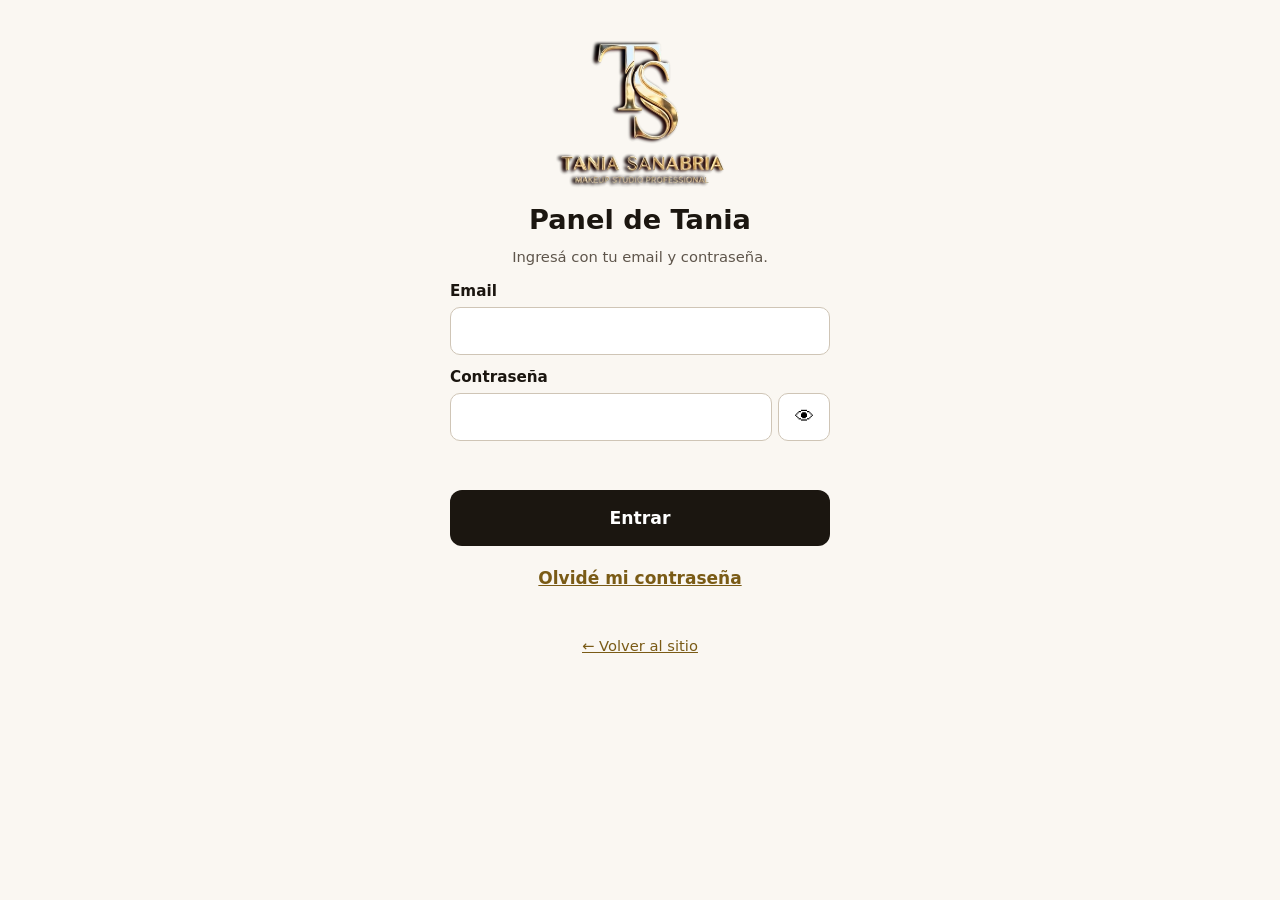
<file: admin/index.html>
<!DOCTYPE html>
<html lang="es-PY">
<head>
  <meta charset="UTF-8">
  <meta name="viewport" content="width=device-width, initial-scale=1, viewport-fit=cover">
  <meta name="robots" content="noindex, nofollow">
  <meta name="theme-color" content="#1b1610">
  <title>Panel de Tania · Tania Sanabria Makeup Studio</title>
  <link rel="icon" href="../img/favicon-32.png" sizes="32x32" type="image/png">
  <link rel="apple-touch-icon" href="../img/apple-touch-icon.png">
  <link rel="manifest" href="manifest.webmanifest">
  <meta name="apple-mobile-web-app-capable" content="yes">
  <meta name="mobile-web-app-capable" content="yes">
  <meta name="apple-mobile-web-app-title" content="Panel Tania">
  <link rel="stylesheet" href="admin.css?v=20261113b">
  <!-- supabase-js 2.118.0 (MIT), copia local para no depender de un CDN -->
  <script src="vendor/supabase.js" defer></script>
  <script src="mensajes-aprobacion.js?v=20261113b"></script>
  <script type="module" src="admin.js?v=20261113b"></script>
  <script type="module" src="extras.js?v=20261102"></script>
  <script type="module" src="aula-admin.js?v=20261113b"></script>
</head>
<body>
  <div class="cargando" id="vista-cargando"><img src="../img/logo-completo-320.webp" width="120" height="105" alt=""><p>Cargando…</p></div>

  <!-- ===== Ingreso ===== -->
  <main class="acceso" id="vista-login" aria-label="Ingresar" hidden>
    <img class="acceso-logo" src="../img/logo-completo-320.webp" srcset="../img/logo-completo-320.webp 1x, ../img/logo-completo-640.webp 2x" width="170" height="148" alt="Tania Sanabria Makeup Studio">
    <h1>Panel de Tania</h1>
    <p class="suave">Ingresá con tu email y contraseña.</p>
    <form id="form-login" novalidate>
      <label for="l-email">Email</label>
      <input id="l-email" name="email" type="email" autocomplete="username" inputmode="email" required>
      <label for="l-clave">Contraseña</label>
      <div class="con-boton">
        <input id="l-clave" name="clave" type="password" autocomplete="current-password" required>
        <button type="button" class="btn-ojo" id="l-ver" aria-label="Mostrar contraseña" aria-pressed="false">👁</button>
      </div>
      <p class="error" id="login-error" role="alert"></p>
      <button type="submit" class="btn btn-principal btn-grande" id="l-entrar">Entrar</button>
    </form>
    <button type="button" class="btn-link" id="l-olvide">Olvidé mi contraseña</button>
    <p class="suave pie-acceso"><a href="../">← Volver al sitio</a></p>
  </main>

  <!-- ===== Nueva contraseña (desde el email de recuperación) ===== -->
  <main class="acceso" id="vista-clave" aria-label="Nueva contraseña" hidden>
    <h1>Nueva contraseña</h1>
    <form id="form-clave" novalidate>
      <label for="c-nueva">Nueva contraseña (mínimo 8 caracteres)</label>
      <input id="c-nueva" type="password" autocomplete="new-password" minlength="8" required>
      <label for="c-repetir">Repetir contraseña</label>
      <input id="c-repetir" type="password" autocomplete="new-password" minlength="8" required>
      <p class="error" id="clave-error" role="alert"></p>
      <button type="submit" class="btn btn-principal btn-grande">Guardar contraseña</button>
    </form>
  </main>

  <!-- ===== Panel ===== -->
  <div class="panel" id="vista-panel" hidden>
    <header class="barra">
      <img src="../img/logo-96.webp" srcset="../img/logo-96.webp 1x, ../img/logo-192.webp 2x" width="31" height="36" alt="">
      <div class="barra-titulo"><strong>Panel de Tania</strong><span id="estado-conexion" class="conexion">Conectando…</span></div>
      <button type="button" class="btn btn-chico btn-borde" id="btn-salir">Salir</button>
    </header>

    <main class="contenido" aria-label="Panel">
      <!-- Citas -->
      <section class="tab" id="tab-citas" aria-labelledby="t-citas">
        <div class="tab-cabecera">
          <h2>Citas</h2>
          <button type="button" class="btn btn-principal" id="btn-nueva-cita">＋ Agregar cita</button>
        </div>
        <div class="aviso-activar" id="aviso-activar" hidden>
          <p><strong>🔔 Activá los avisos</strong> para enterarte al instante de cada reserva nueva.</p>
          <button type="button" class="btn btn-principal" data-activar-avisos>Activar avisos</button>
        </div>
        <a class="aviso-cursos" id="aviso-cursos" href="#cursos" data-ir-tab="cursos" hidden>🎓 <span id="aviso-cursos-texto"></span> <strong>Ver en Cursos ›</strong></a>
        <h3 class="subtitulo">Pendientes de confirmar <span class="pildora" id="n-pendientes">0</span></h3>
        <div id="lista-pendientes" class="lista"></div>
        <details class="incompletas" id="incompletas" hidden>
          <summary>Incompletas · sin comprobante <span class="pildora" id="n-incompletas">0</span></summary>
          <p class="suave">Personas que empezaron a reservar o a inscribirse pero todavía no enviaron el comprobante del pago. No te llegó aviso de estas. Se borran solas a las 48 horas.</p>
          <div id="lista-incompletas" class="lista"></div>
        </details>

        <h3 class="subtitulo">Agenda</h3>
        <div class="agenda-controles">
          <div class="segmentado" role="group" aria-label="Vista de la agenda">
            <button type="button" data-vista="dia" aria-pressed="true">Día</button>
            <button type="button" data-vista="semana" aria-pressed="false">Semana</button>
          </div>
          <div class="nav-fecha">
            <button type="button" class="btn btn-chico btn-borde" id="ag-prev" aria-label="Anterior">‹</button>
            <button type="button" class="btn btn-chico btn-borde" id="ag-hoy">Hoy</button>
            <button type="button" class="btn btn-chico btn-borde" id="ag-sig" aria-label="Siguiente">›</button>
          </div>
        </div>
        <p class="agenda-titulo" id="ag-titulo"></p>
        <div id="agenda" class="lista"></div>

        <details class="tarjeta codigos-alumnas" id="codigos-alumnas">
          <summary><strong>🔑 Códigos de acceso de alumnas</strong> <span class="suave" id="n-codigos"></span></summary>
          <p class="suave">Si una alumna pierde su código, copialo o reenviáselo por WhatsApp. Con ese código entra en <strong>/alumnas/</strong> y en el <strong>Aula Virtual</strong>. Solo vos ves esta lista.</p>
          <input type="search" id="buscar-codigo" placeholder="Buscar por nombre o email…" aria-label="Buscar alumna">
          <div id="lista-codigos" class="lista"></div>
        </details>
      </section>

      <!-- Resumen: métricas, recordatorios, lista de espera, certificados (extras.js) -->
      <section class="tab" id="tab-resumen" aria-labelledby="t-resumen" hidden>
        <h2 tabindex="-1">Resumen</h2>
        <div id="resumen-contenido"><p class="vacio">Cargando…</p></div>
      </section>

      <!-- Horarios -->
      <section class="tab" id="tab-horarios" aria-labelledby="t-horarios" hidden>
        <h2>Horarios</h2>
        <div class="tarjeta">
          <h3>Horario de cada semana</h3>
          <p class="suave">Marcá los días que atendés y el horario. Los domingos siempre llevan costo adicional.</p>
          <div id="horario-semanal" class="horario-semanal"></div>
          <button type="button" class="btn btn-principal" id="btn-guardar-horario">Guardar horario</button>
        </div>
        <div class="tarjeta">
          <h3>Bloquear un día</h3>
          <p class="suave">Vacaciones, feriados o días que no vas a atender: no se van a poder reservar.</p>
          <form id="form-bloqueo" class="fila-form">
            <label>Fecha <input type="date" name="fecha" required></label>
            <label>Motivo (opcional) <input type="text" name="motivo" maxlength="80" placeholder="Ej: Feriado"></label>
            <button type="submit" class="btn btn-principal">Bloquear día</button>
          </form>
          <div id="lista-bloqueos" class="lista-simple"></div>
        </div>
        <div class="tarjeta">
          <h3>Abrir un horario extra</h3>
          <p class="suave">Para abrir un domingo o un horario especial. Las clientas lo ven como “costo adicional”.</p>
          <form id="form-extra" class="fila-form">
            <label>Fecha <input type="date" name="fecha" required></label>
            <label>Desde <input type="time" name="inicio" step="900" required></label>
            <label>Hasta <input type="time" name="fin" step="900" required></label>
            <label class="check"><input type="checkbox" name="costo_extra" checked> Con costo adicional</label>
            <button type="submit" class="btn btn-principal">Agregar horario extra</button>
          </form>
          <div id="lista-extras" class="lista-simple"></div>
        </div>
      </section>

      <!-- Fotos -->
      <section class="tab" id="tab-fotos" aria-labelledby="t-fotos" hidden>
        <h2>Fotos</h2>
        <div class="tarjeta">
          <label for="f-destino">¿Dónde van las fotos?</label>
          <select id="f-destino"></select>
          <label class="btn btn-principal btn-grande btn-subir">
            📷 Subir fotos
            <input type="file" id="f-archivos" accept="image/*" multiple>
          </label>
          <label class="check f-editar-opc"><input type="checkbox" id="f-editar" checked> Editar cada foto antes de subir (recortar, girar, logo)</label>
          <p class="suave">Podés elegir varias a la vez. Se achican y optimizan solas antes de subir. Para editar una foto ya subida tocá “✏️ Editar” debajo de ella.</p>
          <div id="f-progreso" class="progreso" aria-live="polite"></div>
        </div>
        <div id="f-barra-sel" class="barra-sel">
          <div class="barra-sel-fila">
            <button type="button" class="btn btn-borde" id="f-sel-activar">☑ Seleccionar</button>
            <button type="button" class="btn btn-borde" id="f-nuevo-album">＋ Nuevo álbum</button>
            <button type="button" class="btn btn-borde" id="f-renombrar-album">✎ Renombrar álbum</button>
            <button type="button" class="btn btn-borde btn-borrar" id="f-eliminar-album">🗑 Eliminar álbum</button>
            <span class="sel-contador" id="f-sel-contador" aria-live="polite"></span>
          </div>
          <div class="barra-sel-fila barra-sel-acciones" hidden>
            <button type="button" class="btn btn-borde" data-sel="todas">Todas</button>
            <button type="button" class="btn btn-borde" data-sel="ninguna">Ninguna</button>
            <button type="button" class="btn btn-borde" data-sel="mover">↪ Mover</button>
            <button type="button" class="btn btn-borde" data-sel="copiar">📑 Copiar</button>
            <button type="button" class="btn btn-borde" data-sel="portada" title="Elegí exactamente 1 foto">★ Usar como portada</button>
            <button type="button" class="btn btn-borde" data-sel="descripcion">✎ Descripción</button>
            <button type="button" class="btn btn-borde" data-sel="editar">✏️ Editar una por una</button>
            <button type="button" class="btn btn-borde btn-borrar" data-sel="eliminar">🗑 Eliminar</button>
            <button type="button" class="btn btn-principal" data-sel="salir">Listo</button>
          </div>
        </div>
        <div id="f-grilla" class="grilla-fotos"></div>
        <dialog id="dlg-borrar-album" class="dlg-destino">
          <form method="dialog">
            <h3>Eliminar álbum “<span id="ba-nombre"></span>”</h3>
            <p id="ba-cuenta"></p>
            <p id="ba-aviso" class="suave" hidden></p>
            <div id="ba-opciones">
              <label class="check"><input type="radio" name="ba-que" value="mover" checked> Pasar las fotos a otro álbum</label>
              <select id="ba-destino" aria-label="Álbum que recibe las fotos"></select>
              <label class="check"><input type="radio" name="ba-que" value="borrar"> Eliminar también las fotos</label>
            </div>
            <div id="ba-escribir" hidden><label for="ba-confirmar">Para confirmar, escribí el nombre del álbum:</label><input id="ba-confirmar" autocomplete="off"></div>
            <div class="dlg-destino-botones"><button value="no" class="btn btn-borde" formnovalidate>Cancelar</button><button value="si" id="ba-ok" class="btn btn-principal btn-peligro">Eliminar álbum</button></div>
          </form>
        </dialog>
        <dialog id="dlg-destino" class="dlg-destino">
          <form method="dialog">
            <h3 id="dlg-destino-titulo">Elegí el álbum</h3>
            <label for="dlg-destino-sel">Álbum o servicio</label>
            <select id="dlg-destino-sel"></select>
            <div class="dlg-destino-botones"><button value="no" class="btn btn-borde">Cancelar</button><button value="si" class="btn btn-principal">Aceptar</button></div>
          </form>
        </dialog>
      </section>

      <!-- Cursos -->
      <section class="tab" id="tab-cursos" aria-labelledby="t-cursos" hidden>
        <div class="tab-cabecera">
          <h2>Cursos</h2>
          <div class="cabecera-botones"><button type="button" class="btn btn-borde" id="btn-nuevo-curso-arriba">＋ Nuevo curso</button>
          <button type="button" class="btn btn-principal" id="btn-nueva-alumna">＋ Agregar alumna</button></div>
        </div>
        <h3 class="subtitulo">Inscripciones</h3>
        <div class="segmentado" role="group" aria-label="Filtrar inscripciones">
          <button type="button" data-filtro-ins="pendiente" aria-pressed="true">Pendientes <span class="pildora" id="n-ins-pendientes">0</span></button>
          <button type="button" data-filtro-ins="pagada" aria-pressed="false">Confirmadas</button>
          <button type="button" data-filtro-ins="suspendida" aria-pressed="false">⏸ Suspendidas</button>
          <button type="button" data-filtro-ins="todas" aria-pressed="false">Todas</button>
        </div>
        <div id="lista-inscripciones" class="lista"></div>
        <p class="suave">Al inscribirse se paga <strong>solo la matrícula</strong>. El curso se abona aparte, durante el curso.</p>

        <section id="aula-admin" hidden>
          <h3 class="subtitulo">🎓 Aula Virtual (cursos online)</h3>
          <div id="aula-admin-cuerpo"></div>
        </section>

        <div class="tab-cabecera">
          <h3 class="subtitulo">Mis cursos</h3>
          <button type="button" class="btn btn-borde" id="btn-nuevo-curso">＋ Nuevo curso</button>
        </div>
        <div id="lista-cursos-admin" class="lista-simple"></div>

        <h3 class="subtitulo">Clases de cada curso</h3>
        <div class="tarjeta">
          <label for="c-curso">Curso</label>
          <select id="c-curso"></select>
          <p class="suave">Las alumnas con acceso ven estas clases en <a id="enlace-aula" href="../alumnas/" target="_blank" rel="noopener">el aula de alumnas ↗</a>. Videos: subilos a YouTube como <strong>“No listado”</strong> o a Google Drive con “Cualquier persona con el enlace”, y pegá el enlace.</p>
          <div id="lista-lecciones" class="lista-simple"></div>
        </div>
        <form id="form-leccion" class="tarjeta" novalidate>
          <h3 id="leccion-titulo-form">Agregar clase</h3>
          <input type="hidden" name="id">
          <label for="lc-titulo">Título</label>
          <input id="lc-titulo" name="titulo" maxlength="160" required placeholder="Ej: Clase 1 · Preparación de la piel">
          <label for="lc-modulo">Módulo (opcional, para agrupar)</label>
          <input id="lc-modulo" name="modulo" maxlength="120" placeholder="Ej: Módulo 1 · Bases">
          <label for="lc-descripcion">Descripción (opcional)</label>
          <textarea id="lc-descripcion" name="descripcion" rows="3" maxlength="4000"></textarea>
          <fieldset class="tipo-leccion">
            <legend>Contenido</legend>
            <label class="check"><input type="radio" name="tipo" value="video" checked> Video (YouTube / Drive)</label>
            <label class="check"><input type="radio" name="tipo" value="archivo"> PDF o foto</label>
            <label class="check"><input type="radio" name="tipo" value="enlace"> Otro enlace</label>
          </fieldset>
          <div id="lc-campo-url">
            <label for="lc-url">Enlace</label>
            <input id="lc-url" name="url" type="url" inputmode="url" maxlength="1000" placeholder="https://youtu.be/…  o  https://drive.google.com/file/d/…">
          </div>
          <div id="lc-campo-archivo" hidden>
            <label class="btn btn-borde btn-subir">📎 Elegir PDF o foto<input type="file" id="lc-archivo" accept="application/pdf,image/jpeg,image/png,image/webp"></label>
            <p class="suave" id="lc-archivo-info">Hasta 25 MB. Solo lo ven las alumnas con acceso.</p>
          </div>
          <label class="check"><input type="checkbox" name="activo" checked> Visible para las alumnas</label>
          <p class="error" id="leccion-error" role="alert"></p>
          <div class="acciones">
            <button type="button" class="btn btn-borde" id="lc-cancelar" hidden>Cancelar edición</button>
            <button type="submit" class="btn btn-principal" id="lc-guardar">Guardar clase</button>
          </div>
        </form>
      </section>

      <!-- Servicios -->
      <section class="tab" id="tab-servicios" aria-labelledby="t-servicios" hidden>
        <h2>Servicios y precios</h2>
        <p class="suave">Tocá un servicio para cambiar el precio, la seña o la descripción. Los cambios se ven en el sitio al instante. Los <strong>cursos</strong> se crean y editan en la pestaña <a href="#cursos" data-ir-cursos>🎓 Cursos</a>.</p>
        <div id="lista-servicios"></div>
      </section>

      <!-- Ajustes -->
      <section class="tab" id="tab-ajustes" aria-labelledby="t-ajustes" hidden>
        <h2>Ajustes</h2>
        <form id="form-ajustes" class="tarjeta">
          <h3>Contacto y pagos</h3>
          <label for="a-whatsapp">Número de WhatsApp (con 595, sin espacios)</label>
          <input type="text" id="a-whatsapp" name="whatsapp" inputmode="numeric" pattern="[0-9]{8,15}" required>
          <label for="a-datos-pago">Datos para el pago (banco, alias, QR…)</label>
          <textarea id="a-datos-pago" name="datos_pago" rows="4" placeholder="Ej: Banco … · Cuenta … · Alias … · A nombre de Tania Sanabria"></textarea>
          <p class="suave">Se agregan al mensaje de WhatsApp cuando aprobás una cita, y se le muestran a quien se inscribe a un curso (recién después de inscribirse).</p>
          <div class="qr-pago">
            <div><strong>QR de pago</strong> <span class="suave" id="qr-estado">(sin cargar)</span></div>
            <img id="qr-vista" alt="QR de pago cargado" width="140" height="140" hidden>
            <div class="acciones">
              <label class="btn btn-borde btn-chico btn-subir">📷 Subir imagen del QR<input type="file" id="qr-archivo" accept="image/png,image/jpeg,image/webp"></label>
              <button type="button" class="btn btn-borde btn-chico" id="qr-quitar" hidden>Quitar</button>
            </div>
          </div>
          <h3>Textos del sitio</h3>
          <label for="a-politica-sena">Política de seña y pagos</label>
          <textarea id="a-politica-sena" name="politica_sena" rows="4"></textarea>
          <label for="a-politica-horario">Domingos y fuera de horario</label>
          <textarea id="a-politica-horario" name="politica_horario" rows="3"></textarea>
          <h3>Mensajes de WhatsApp</h3>
          <p class="suave">Podés usar: {nombre} {servicio} {fecha} {hora} {monto} {pago} {sena} {precio} {datos_pago}</p>
          <label for="a-msg-ok">Al aprobar una cita</label>
          <textarea id="a-msg-ok" name="mensaje_aprobacion" rows="6"></textarea>
          <label for="a-msg-no">Al rechazar una cita</label>
          <textarea id="a-msg-no" name="mensaje_rechazo" rows="4"></textarea>
          <label for="a-msg-acceso">Al dar acceso a un curso <span class="suave">({nombre} {curso} {enlace} {email} {codigo})</span></label>
          <textarea id="a-msg-acceso" name="mensaje_acceso" rows="6"></textarea>
          <h3>Agenda</h3>
          <div class="fila-form">
            <label>Turnos cada
              <select name="intervalo_min"><option value="15">15 min</option><option value="20">20 min</option><option value="30">30 min</option><option value="45">45 min</option><option value="60">60 min</option></select>
            </label>
            <label>Anticipación mínima (horas) <input type="number" name="anticipacion_horas" min="0" max="168" required></label>
            <label>Reservas hasta (días) <input type="number" name="dias_reserva_max" min="1" max="365" required></label>
          </div>
          <button type="submit" class="btn btn-principal btn-grande">Guardar ajustes</button>
        </form>
        <div class="tarjeta" id="tarjeta-avisos">
          <h3>Avisos de reservas nuevas</h3>
          <p class="suave">Cuando una clienta pide un turno desde la web, este celular suena y muestra una notificación.</p>
          <ul class="avisos-estado" id="avisos-estado" aria-live="polite"></ul>
          <div class="acciones">
            <button type="button" class="btn btn-principal" data-activar-avisos>Activar avisos en este celular</button>
            <button type="button" class="btn btn-borde" id="btn-probar-aviso">Probar aviso</button>
          </div>
          <p class="suave" id="avisos-ayuda"></p>
        </div>
        <form id="form-cambiar-clave" class="tarjeta">
          <h3>Mi cuenta</h3>
          <p class="suave" id="cuenta-email"></p>
          <label for="k-nueva">Nueva contraseña (mínimo 8 caracteres)</label>
          <input id="k-nueva" type="password" autocomplete="new-password" minlength="8">
          <button type="submit" class="btn btn-borde">Cambiar contraseña</button>
        </form>
        <p class="suave centrado"><a href="../" target="_blank" rel="noopener">Ver el sitio ↗</a></p>
      </section>
    </main>

    <nav class="tabs" role="tablist" aria-label="Secciones del panel">
      <button type="button" role="tab" id="t-citas" data-tab="citas" aria-selected="true"><svg class="tab-ic" aria-hidden="true" focusable="false" viewBox="0 0 24 24" fill="none" stroke="currentColor" stroke-width="1.8" stroke-linecap="round" stroke-linejoin="round"><rect x="3" y="4" width="18" height="17" rx="2"/><path d="M16 2v4M8 2v4M3 10h18M9 15l2 2 4-4"/></svg>Citas<span class="insignia" id="insignia" hidden>0</span></button>
      <button type="button" role="tab" id="t-resumen" data-tab="resumen" aria-selected="false"><svg class="tab-ic" aria-hidden="true" focusable="false" viewBox="0 0 24 24" fill="none" stroke="currentColor" stroke-width="1.8" stroke-linecap="round" stroke-linejoin="round"><path d="M3 3v18h18"/><path d="M7 16v-5M12 16V8M17 16v-8"/></svg>Resumen</button>
      <button type="button" role="tab" id="t-horarios" data-tab="horarios" aria-selected="false"><svg class="tab-ic" aria-hidden="true" focusable="false" viewBox="0 0 24 24" fill="none" stroke="currentColor" stroke-width="1.8" stroke-linecap="round" stroke-linejoin="round"><circle cx="12" cy="12" r="9"/><path d="M12 7v5l3 2"/></svg>Horarios</button>
      <button type="button" role="tab" id="t-fotos" data-tab="fotos" aria-selected="false"><svg class="tab-ic" aria-hidden="true" focusable="false" viewBox="0 0 24 24" fill="none" stroke="currentColor" stroke-width="1.8" stroke-linecap="round" stroke-linejoin="round"><path d="M4 7h3l2-3h6l2 3h3a1 1 0 0 1 1 1v11a1 1 0 0 1-1 1H4a1 1 0 0 1-1-1V8a1 1 0 0 1 1-1z"/><circle cx="12" cy="13" r="4"/></svg>Fotos</button>
      <button type="button" role="tab" id="t-cursos" data-tab="cursos" aria-selected="false"><svg class="tab-ic" aria-hidden="true" focusable="false" viewBox="0 0 24 24" fill="none" stroke="currentColor" stroke-width="1.8" stroke-linecap="round" stroke-linejoin="round"><path d="M2 9l10-5 10 5-10 5z"/><path d="M6 11v5c3 2.5 9 2.5 12 0v-5M22 9v6"/></svg>Cursos<span class="insignia" id="insignia-cursos" hidden>0</span></button>
      <button type="button" role="tab" id="t-servicios" data-tab="servicios" aria-selected="false"><svg class="tab-ic" aria-hidden="true" focusable="false" viewBox="0 0 24 24" fill="none" stroke="currentColor" stroke-width="1.8" stroke-linecap="round" stroke-linejoin="round"><path d="M9 21h6V11H9zM10 11V6l4-3v8"/></svg>Servicios</button>
      <button type="button" role="tab" id="t-ajustes" data-tab="ajustes" aria-selected="false"><svg class="tab-ic" aria-hidden="true" focusable="false" viewBox="0 0 24 24" fill="none" stroke="currentColor" stroke-width="1.8" stroke-linecap="round" stroke-linejoin="round"><circle cx="12" cy="12" r="3"/><path d="M19.4 15a1.7 1.7 0 0 0 .3 1.8l.1.1a2 2 0 1 1-2.8 2.8l-.1-.1a1.7 1.7 0 0 0-1.8-.3 1.7 1.7 0 0 0-1 1.5V21a2 2 0 1 1-4 0v-.1a1.7 1.7 0 0 0-1.1-1.5 1.7 1.7 0 0 0-1.8.3l-.1.1a2 2 0 1 1-2.8-2.8l.1-.1a1.7 1.7 0 0 0 .3-1.8 1.7 1.7 0 0 0-1.5-1H3a2 2 0 1 1 0-4h.1a1.7 1.7 0 0 0 1.5-1.1 1.7 1.7 0 0 0-.3-1.8l-.1-.1a2 2 0 1 1 2.8-2.8l.1.1a1.7 1.7 0 0 0 1.8.3H9a1.7 1.7 0 0 0 1-1.5V3a2 2 0 1 1 4 0v.1a1.7 1.7 0 0 0 1 1.5 1.7 1.7 0 0 0 1.8-.3l.1-.1a2 2 0 1 1 2.8 2.8l-.1.1a1.7 1.7 0 0 0-.3 1.8V9a1.7 1.7 0 0 0 1.5 1H21a2 2 0 1 1 0 4h-.1a1.7 1.7 0 0 0-1.5 1z"/></svg>Ajustes</button>
    </nav>
  </div>

  <!-- ===== Agregar cita a mano ===== -->
  <dialog id="dlg-cita" aria-labelledby="dlg-cita-titulo">
    <form id="form-cita" method="dialog" novalidate>
      <h2 id="dlg-cita-titulo">Agregar cita</h2>
      <label for="n-servicio">Servicio</label>
      <select id="n-servicio" name="servicio" required></select>
      <div class="fila-form">
        <label>Fecha <input type="date" name="fecha" required></label>
        <label>Hora <input type="time" name="hora" step="900" required></label>
      </div>
      <label for="n-nombre">Nombre de la clienta</label>
      <input type="text" id="n-nombre" name="nombre" autocomplete="off" required>
      <label for="n-telefono">Teléfono / WhatsApp</label>
      <input id="n-telefono" name="telefono" type="tel" inputmode="tel" autocomplete="off" required>
      <label for="n-notas">Notas (opcional)</label>
      <textarea id="n-notas" name="notas" rows="2"></textarea>
      <div class="fila-form">
        <label>Pago
          <select name="pago"><option value="sena">Seña</option><option value="total">Total</option></select>
        </label>
        <label>Estado
          <select name="estado"><option value="aprobada">Confirmada</option><option value="pagada">Pagada</option><option value="pendiente">Pendiente</option></select>
        </label>
      </div>
      <label class="check"><input type="checkbox" name="costo_extra"> Domingo / fuera de horario (costo adicional)</label>
      <p class="error" id="cita-error" role="alert"></p>
      <div class="acciones">
        <button type="button" class="btn btn-borde" value="cancelar" data-cerrar>Cancelar</button>
        <button type="submit" class="btn btn-principal" value="guardar">Guardar cita</button>
      </div>
    </form>
  </dialog>

  <!-- ===== Cambiar día/hora de una cita o el horario de una alumna (se sincroniza con la app) ===== -->
  <dialog id="dlg-hora" aria-labelledby="dlg-hora-titulo">
    <form id="form-hora" method="dialog" novalidate class="editar-hora">
      <h2 id="dlg-hora-titulo">Cambiar horario</h2>
      <p class="suave" id="hora-quien"></p>
      <div id="hora-cita">
        <div class="fila-form">
          <label>Fecha <input type="date" name="fecha"></label>
          <label>Hora <input type="time" name="hora" step="900"></label>
        </div>
        <label>Duración (minutos) <input type="number" name="dur" min="10" max="720" step="5"></label>
      </div>
      <div id="hora-alumna">
        <p class="suave" id="hora-alumna-n"></p>
        <label for="hora-sel" id="hora-sel-lbl">Día y horario del curso</label>
        <select id="hora-sel" name="horario_sel"></select>
        <div id="hora-sels-extra"></div>
        <label id="hora-otro-lbl" for="hora-otro">Otro horario (texto)</label>
        <input id="hora-otro" name="horario_otro" maxlength="200" placeholder="Ej: Lunes 09:00–11:00; Jueves 16:00–18:00">
      </div>
      <p class="suave">El cambio también se ve en la app de agenda de Tania.</p>
      <p class="error" id="hora-error" role="alert"></p>
      <div class="acciones">
        <button type="button" class="btn btn-borde" value="cancelar" data-cerrar>Cancelar</button>
        <button type="submit" class="btn btn-principal" value="guardar">Guardar</button>
      </div>
    </form>
  </dialog>

  <!-- ===== Registrar pago de un curso ===== -->
  <dialog id="dlg-pago" aria-labelledby="dlg-pago-titulo">
    <form id="form-pago" method="dialog" novalidate>
      <h2 id="dlg-pago-titulo">Matrícula pagada</h2>
      <p id="pago-resumen" class="suave"></p>
      <label for="p-metodo">¿Cómo pagó la matrícula?</label>
      <select id="p-metodo" name="metodo"><option value="transferencia">Transferencia</option><option value="qr">QR</option><option value="efectivo">Efectivo</option><option value="otro">Otro</option></select>
      <label for="p-ref">Nro. de comprobante (opcional)</label>
      <input id="p-ref" name="ref" maxlength="200" autocomplete="off">
      <label class="check"><input type="checkbox" name="acceso" checked> Darle acceso a las clases ahora (se abre WhatsApp con su código)</label>
      <p class="error" id="pago-error" role="alert"></p>
      <div class="acciones">
        <button type="button" class="btn btn-borde" data-cerrar>Cancelar</button>
        <button type="submit" class="btn btn-principal">💰 Confirmar matrícula</button>
      </div>
    </form>
  </dialog>

  <!-- ===== Agregar alumna a mano ===== -->
  <dialog id="dlg-alumna" aria-labelledby="dlg-alumna-titulo">
    <form id="form-alumna" method="dialog" novalidate>
      <h2 id="dlg-alumna-titulo">Agregar alumna</h2>
      <p class="suave">Para alumnas que se inscribieron por WhatsApp o en el Studio.</p>
      <label for="al-curso">Curso</label>
      <select id="al-curso" name="curso" required></select>
      <label for="al-nombre">Nombre y apellido</label>
      <input id="al-nombre" name="nombre" autocomplete="off" required maxlength="120">
      <label for="al-telefono">Teléfono / WhatsApp</label>
      <input id="al-telefono" name="telefono" type="tel" inputmode="tel" autocomplete="off" required maxlength="30">
      <label for="al-email">Email (con este entra al aula)</label>
      <input id="al-email" name="email" type="email" inputmode="email" autocomplete="off" required maxlength="160">
      <label class="check"><input type="checkbox" name="pagada" checked> Ya pagó la matrícula (o el curso no tiene)</label>
      <label class="check"><input type="checkbox" name="acceso" checked> Darle acceso a las clases ahora</label>
      <p class="error" id="alumna-error" role="alert"></p>
      <div class="acciones">
        <button type="button" class="btn btn-borde" data-cerrar>Cancelar</button>
        <button type="submit" class="btn btn-principal">Guardar</button>
      </div>
    </form>
  </dialog>

  <!-- ===== Crear / editar curso ===== -->
  <dialog id="dlg-curso" class="dlg-ancho" aria-labelledby="dlg-curso-titulo">
    <form id="form-curso" method="dialog" novalidate>
      <h2 id="dlg-curso-titulo">Nuevo curso</h2>
      <label for="cu-nombre">Nombre del curso</label>
      <input id="cu-nombre" name="nombre" required maxlength="120" placeholder="Ej: Maquillaje Social Express">
      <label for="cu-descripcion">Descripción corta (se ve en la tarjeta)</label>
      <textarea id="cu-descripcion" name="descripcion" rows="2" maxlength="400" placeholder="Ej: Aprendé a maquillarte para eventos en una sola jornada."></textarea>

      <fieldset class="flyer-campo">
        <legend>Flyer</legend>
        <div class="flyer-vista" id="cu-flyer-vista" hidden><img id="cu-flyer-img" alt="Vista previa del flyer"></div>
        <p class="suave" id="cu-flyer-info">Se muestra completo en la tarjeta y en la página del curso. Ideal vertical (4:5) o cuadrado; se optimiza solo.</p>
        <div class="acciones izq">
          <label class="btn btn-borde btn-subir">📷 <span id="cu-flyer-texto">Subir flyer</span><input type="file" id="cu-flyer" accept="image/jpeg,image/png,image/webp"></label>
          <button type="button" class="btn btn-borde" id="cu-flyer-editar" hidden>✏️ Editar flyer</button>
          <button type="button" class="btn btn-borde" id="cu-flyer-quitar" hidden>Quitar flyer</button>
        </div>
      </fieldset>

      <div class="dos-col">
        <div>
          <label for="cu-matricula">Matrícula en Gs. (se paga al inscribirse)</label>
          <input id="cu-matricula" name="matricula" inputmode="numeric" placeholder="Ej: 100000 · vacío = sin matrícula">
        </div>
        <div>
          <label for="cu-precio">Precio del curso (se abona aparte)</label>
          <input id="cu-precio" name="precio" maxlength="80" placeholder="Ej: Gs. 450.000 / mes">
          <p class="suave">Si se paga por mes, escribí «Gs. 450.000 / mes»: de ahí salen las cuotas de la alumna.</p>
        </div>
      </div>
      <label for="cu-modalidad">Modalidad</label>
      <input id="cu-modalidad" name="modalidad" maxlength="200" placeholder="Ej: Presencial, 1 clase semanal + material online">
      <div class="dos-col">
        <div>
          <label for="cu-duracion">Duración (texto que se ve en la web)</label>
          <input id="cu-duracion" name="duracion" maxlength="120" placeholder="Ej: 3 meses">
        </div>
        <div>
          <label for="cu-meses">Meses de cursado (cantidad de cuotas / niveles)</label>
          <input id="cu-meses" name="meses" type="number" min="1" max="36" inputmode="numeric" placeholder="Ej: 3 · 1 si es un taller de un día">
        </div>
      </div>
      <div class="dos-col">
        <div>
          <label for="cu-cupo">Cupo máximo por horario</label>
          <input id="cu-cupo" name="cupo" type="number" min="1" max="500" inputmode="numeric" placeholder="10">
          <label for="cu-clases">Clases por semana</label>
          <select id="cu-clases" name="clases_semana"><option value="1">1 día por semana</option><option value="2">2 días por semana</option><option value="3">3 días por semana</option></select>
          <p class="suave">La alumna elige esa cantidad de días distintos (un horario por día) y los mantiene todas las semanas hasta terminar.</p>
        </div>
        <div>
          <label>Días y horarios del curso <small id="cu-horarios-cuenta" class="suave"></small></label>
          <div class="horarios-cabecera" aria-hidden="true"><span>Día</span><span>Desde</span><span></span><span>Hasta</span><span></span></div>
          <div id="cu-horarios-filas" class="horarios-filas"></div>
          <div class="horarios-botones"><button type="button" class="btn" id="cu-horario-agregar">+ Agregar día y horario</button>
          <button type="button" class="btn btn-borde" id="cu-horario-estandar">⟳ Cargar horarios estándar</button></div>
          <textarea id="cu-horarios" name="horarios" rows="3" maxlength="3000" hidden></textarea>
        </div>
      </div>
      <p class="suave">En la web se ven los lugares libres de cada horario (sin nombres). Si no cargás horarios, el cupo es para todo el curso. Vacío = 10 lugares.</p>

      <fieldset class="opciones-curso">
        <legend>Opciones (opcional)</legend>
        <p class="suave">Si el curso tiene modalidades con distinto precio (ej. Regular / Masterclass), cargalas acá; la alumna elige una al inscribirse.</p>
        <div id="cu-opciones"></div>
        <button type="button" class="btn btn-borde btn-chico" id="cu-agregar-opcion">＋ Agregar opción</button>
      </fieldset>

      <label for="cu-contenido-titulo">Título del contenido</label>
      <input id="cu-contenido-titulo" name="contenido_titulo" maxlength="80" placeholder="Contenido del curso">
      <label for="cu-contenido">Contenido (un tema por línea; una línea que empieza con # es un subtítulo)</label>
      <textarea id="cu-contenido" name="contenido" rows="6" maxlength="6000" placeholder="# Módulo 1&#10;Preparación de la piel&#10;Corrección y base"></textarea>
      <label for="cu-destacados">Destacados (opcional, uno por línea)</label>
      <textarea id="cu-destacados" name="destacados" rows="3" maxlength="2000" placeholder="Ej: Todos los productos incluidos"></textarea>
      <label for="cu-nombre-ins">Nombre en la inscripción (opcional)</label>
      <input id="cu-nombre-ins" name="nombre_inscripcion" maxlength="160" placeholder="Ej: Curso Maquillaje Social Express">
      <label class="check"><input type="checkbox" name="activo" checked> Mostrar en el sitio</label>
      <p class="error" id="curso-error" role="alert"></p>
      <div class="acciones">
        <button type="button" class="btn btn-borde btn-borrar" id="cu-borrar" hidden>🗑 Eliminar</button>
        <button type="button" class="btn btn-borde" data-cerrar>Cancelar</button>
        <button type="submit" class="btn btn-principal" id="cu-guardar">Guardar curso</button>
      </div>
    </form>
  </dialog>

  <div class="toast" id="toast" role="status" aria-live="polite"></div>
</body>
</html>
</file>
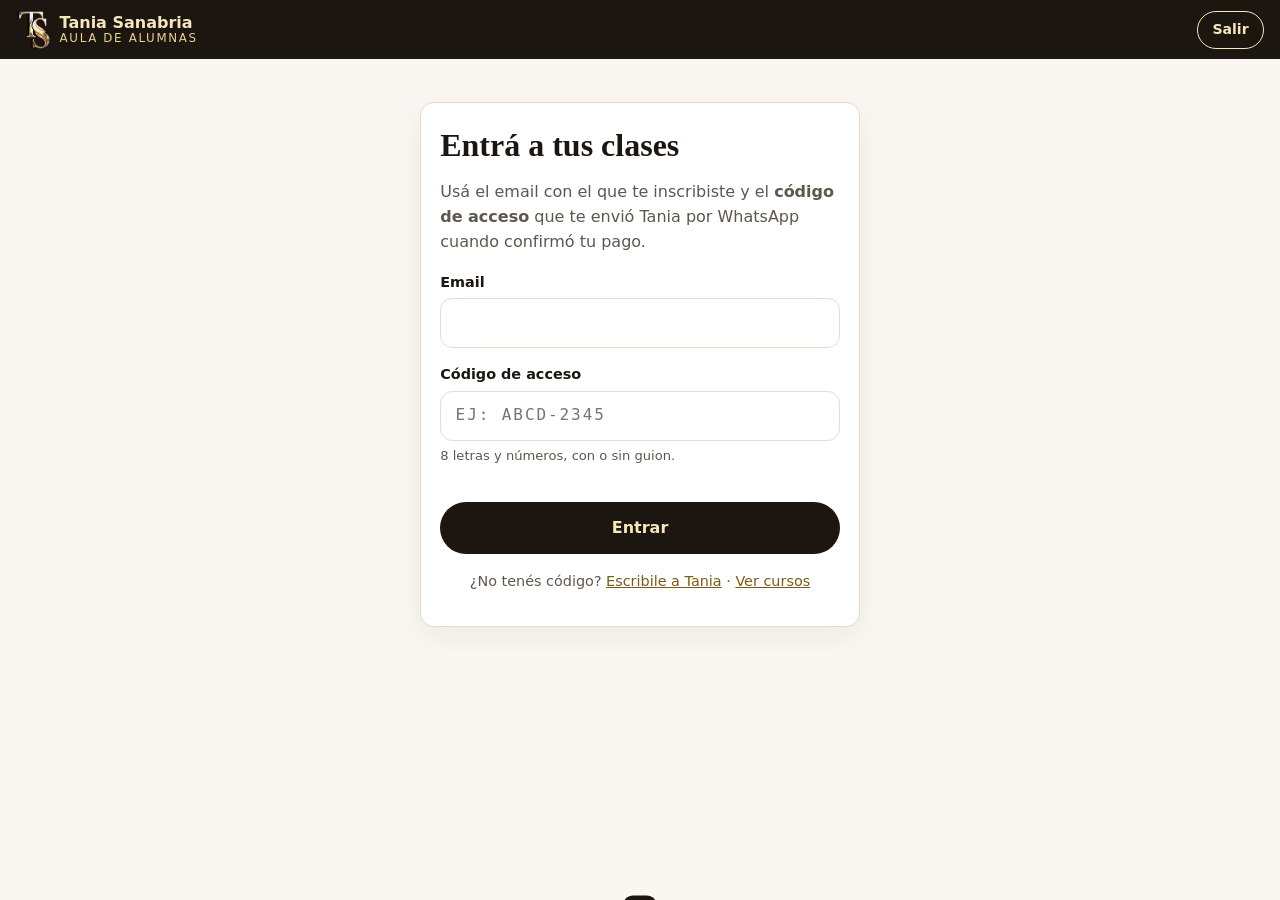
<file: alumnas/index.html>
<!DOCTYPE html>
<html lang="es-PY">
<head>
  <meta charset="UTF-8">
  <meta name="viewport" content="width=device-width, initial-scale=1, viewport-fit=cover">
  <meta name="robots" content="noindex, nofollow">
  <meta name="theme-color" content="#1b1610">
  <meta name="description" content="Aula de alumnas de la Academia Tania Sanabria: clases, videos y materiales de tus cursos.">
  <title>Aula de alumnas · Tania Sanabria Makeup Studio</title>
  <link rel="icon" href="../img/favicon-32.png" sizes="32x32" type="image/png">
  <link rel="apple-touch-icon" href="../img/apple-touch-icon.png">
  <link rel="stylesheet" href="alumnas.css">
  <!-- supabase-js (MIT), la misma copia local que usa el panel -->
  <script src="../admin/vendor/supabase.js" defer></script>
  <script type="module" src="alumnas.js"></script>
</head>
<body>
  <header class="cabecera">
    <a class="marca" href="../"><img src="../img/logo-96.webp" width="34" height="40" alt=""><span><strong>Tania Sanabria</strong><small>Aula de alumnas</small></span></a>
    <button type="button" class="btn btn-borde btn-chico" id="btn-salir" hidden>Salir</button>
  </header>

  <main id="contenido">
    <p class="cargando" id="vista-cargando">Cargando…</p>

    <!-- Ingreso -->
    <section class="tarjeta acceso" id="vista-ingreso" hidden aria-labelledby="t-ingreso">
      <h1 id="t-ingreso">Entrá a tus clases</h1>
      <p class="suave">Usá el email con el que te inscribiste y el <strong>código de acceso</strong> que te envió Tania por WhatsApp cuando confirmó tu pago.</p>
      <form id="form-ingreso" novalidate>
        <label for="i-email">Email</label>
        <input id="i-email" name="email" type="email" inputmode="email" autocomplete="username" required maxlength="160">
        <label for="i-codigo">Código de acceso</label>
        <input id="i-codigo" name="codigo" type="text" autocomplete="current-password" autocapitalize="characters" spellcheck="false" placeholder="Ej: ABCD-2345" required maxlength="12" aria-describedby="i-codigo-ayuda">
        <p class="ayuda" id="i-codigo-ayuda">8 letras y números, con o sin guion.</p>
        <p class="error" id="ingreso-error" role="alert"></p>
        <button type="submit" class="btn btn-principal btn-grande" id="i-entrar">Entrar</button>
      </form>
      <p class="suave pie">¿No tenés código? <a id="enlace-wa" href="https://wa.me/595976122979" target="_blank" rel="noopener">Escribile a Tania</a> · <a href="../#academia">Ver cursos</a></p>
    </section>

    <!-- Mis cursos -->
    <section id="vista-cursos" hidden aria-labelledby="t-cursos">
      <h1 id="t-cursos">Mis cursos</h1>
      <p class="suave" id="hola"></p>
      <div id="lista-cursos" class="lista-cursos"></div>
    </section>

    <!-- Un curso -->
    <section id="vista-curso" hidden aria-labelledby="t-curso">
      <button type="button" class="btn-volver" id="btn-volver" hidden>‹ Mis cursos</button>
      <h1 id="t-curso"></h1>
      <div id="lista-clases"></div>
    </section>
  </main>
  <div class="toast" id="toast" role="status" aria-live="polite"></div>
</body>
</html>
</file>
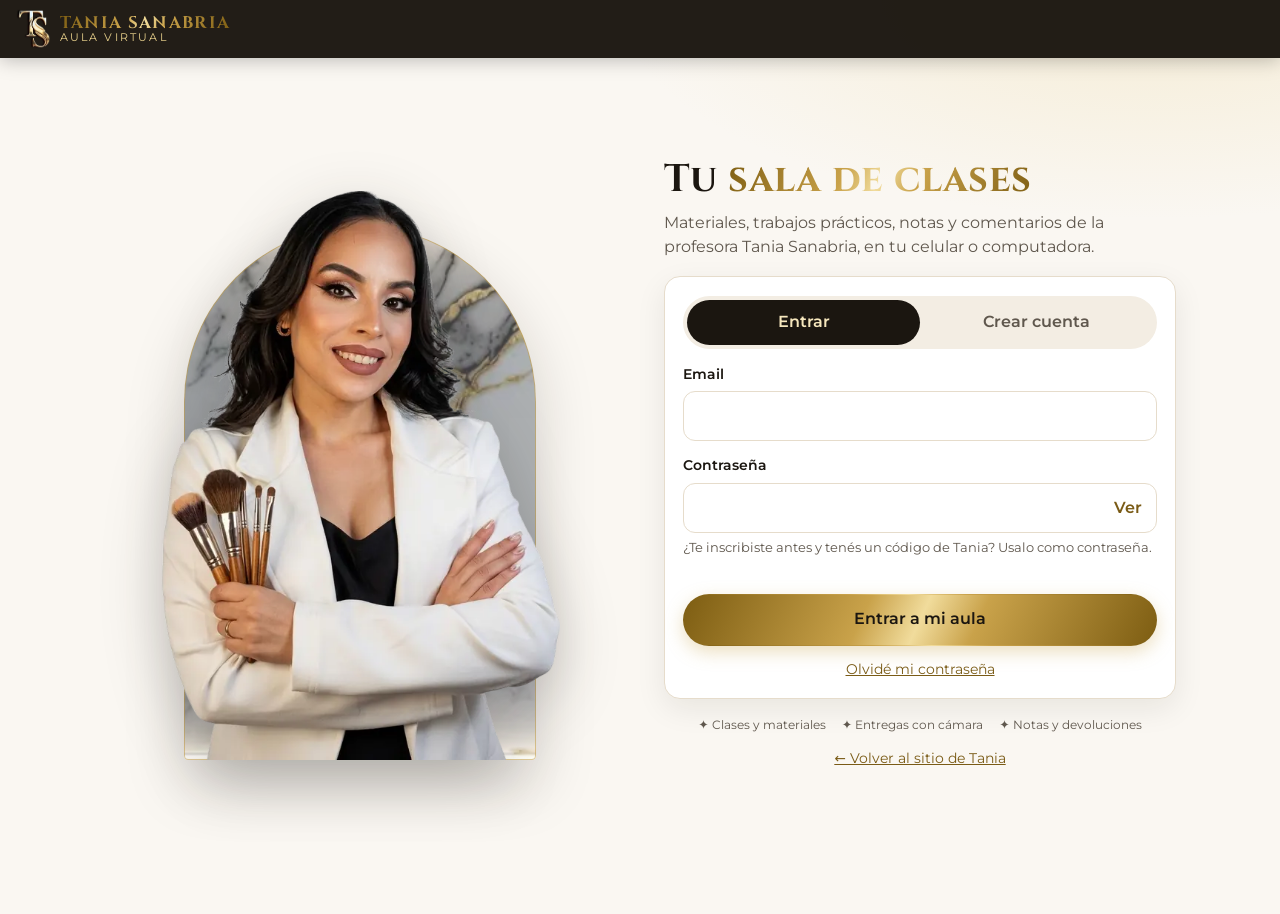
<file: aula/index.html>
<!DOCTYPE html>
<html lang="es-PY">
<head>
  <meta charset="UTF-8">
  <meta name="viewport" content="width=device-width, initial-scale=1, viewport-fit=cover">
  <meta name="robots" content="noindex, nofollow">
  <meta name="theme-color" content="#1b1610">
  <meta name="description" content="Aula virtual de la Academia Tania Sanabria: tus cursos, materiales, trabajos, notas y comentarios de la profesora.">
  <title>Aula Virtual · Tania Sanabria Makeup Academy</title>
  <link rel="manifest" href="manifest.webmanifest">
  <link rel="icon" href="../img/favicon-32.png" sizes="32x32" type="image/png">
  <link rel="apple-touch-icon" href="../img/apple-touch-icon.png">
  <meta name="apple-mobile-web-app-capable" content="yes">
  <meta name="apple-mobile-web-app-title" content="Aula Tania">
  <link rel="preload" href="../fonts/cinzel-latin.woff2" as="font" type="font/woff2" crossorigin>
  <link rel="preload" href="../fonts/montserrat-latin.woff2" as="font" type="font/woff2" crossorigin>
  <link rel="stylesheet" href="aula.css?v=20261116d">
  <script src="../admin/vendor/supabase.js" defer></script>
  <script type="module" src="aula.js?v=20261116d"></script>
</head>
<body>
  <header class="cabecera">
    <a class="marca" href="#/"><img src="../img/logo-96.webp" srcset="../img/logo-96.webp 1x, ../img/logo-192.webp 2x" width="34" height="40" alt="">
      <span><strong class="marca-nombre">Tania Sanabria</strong><small id="marca-sub">Aula Virtual</small></span></a>
    <nav class="nav-escritorio" id="nav-escritorio" aria-label="Secciones"></nav>
    <button type="button" class="avatar" id="btn-perfil" hidden aria-label="Mi perfil"></button>
  </header>
  <main id="app" tabindex="-1"><p class="cargando"><span class="giro"></span>Cargando tu aula…</p></main>
  <nav class="nav-movil" id="nav-movil" aria-label="Secciones" hidden></nav>
  <div class="toast" id="toast" role="status" aria-live="polite"></div>

  <!-- Cámara (pantalla completa) -->
  <div class="camara" id="camara" hidden role="dialog" aria-modal="true" aria-label="Cámara">
    <video id="cam-video" playsinline muted autoplay></video>
    <img id="cam-preview" alt="Foto tomada" hidden>
    <img id="cam-fantasma" class="cam-fantasma" alt="" hidden>
    <div class="cam-guia" aria-hidden="true"></div>
    <p class="cam-titulo" id="cam-titulo" hidden></p>
    <div class="cam-arriba">
      <button type="button" class="cam-btn" id="cam-cerrar" aria-label="Cerrar cámara">✕</button>
      <span id="cam-contador">0 / 6</span>
      <button type="button" class="cam-btn" id="cam-girar" aria-label="Cambiar cámara">⟲</button>
    </div>
    <div class="cam-abajo" id="cam-abajo-disparo">
      <div class="cam-miniaturas" id="cam-miniaturas"></div>
      <button type="button" class="cam-disparo" id="cam-disparo" aria-label="Sacar foto"></button>
      <button type="button" class="cam-listo" id="cam-listo">Listo</button>
    </div>
    <div class="cam-abajo cam-revisar" id="cam-abajo-revisar" hidden>
      <button type="button" class="btn btn-claro" id="cam-repetir">Repetir</button>
      <button type="button" class="btn btn-oro" id="cam-usar">Usar foto ✓</button>
    </div>
    <p class="cam-aviso" id="cam-aviso"></p>
  </div>

  <dialog class="visor" id="visor"><button type="button" class="visor-cerrar" aria-label="Cerrar">✕</button><div id="visor-cuerpo"></div></dialog>
</body>
</html>
</file>
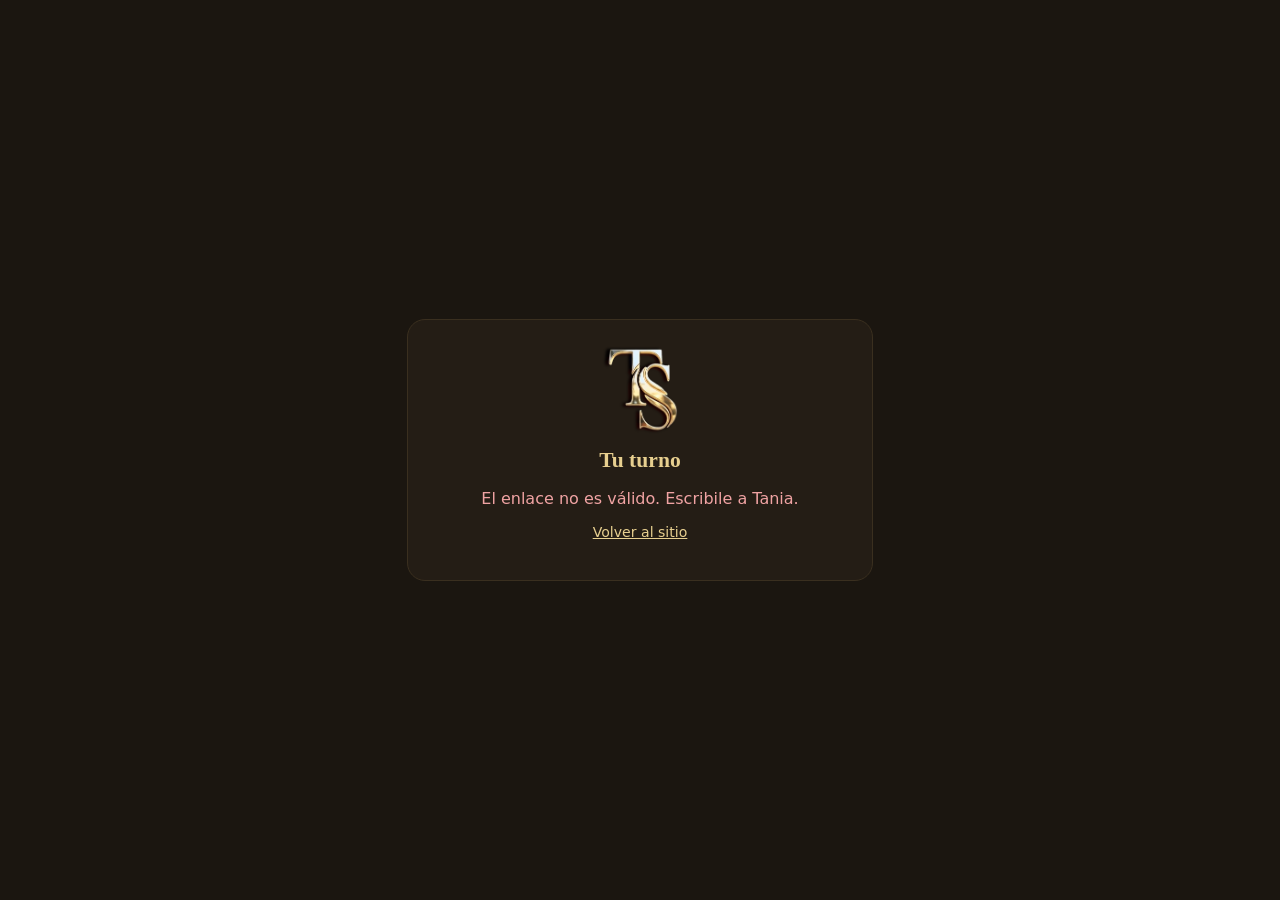
<file: turno/index.html>
<!DOCTYPE html>
<html lang="es-PY">
<head>
  <meta charset="UTF-8">
  <meta name="viewport" content="width=device-width, initial-scale=1, viewport-fit=cover">
  <meta name="robots" content="noindex, nofollow">
  <meta name="referrer" content="no-referrer">
  <meta name="theme-color" content="#1b1610">
  <title>Tu turno · Tania Sanabria Makeup Studio</title>
  <link rel="icon" href="../img/favicon-32.png" sizes="32x32" type="image/png">
  <style>
    body{margin:0;font-family:Montserrat,system-ui,sans-serif;background:#1b1610;color:#f3e6c4;min-height:100vh;display:flex;align-items:center;justify-content:center;padding:20px;box-sizing:border-box}
    main{max-width:420px;width:100%;background:#241d15;border:1px solid #3a2f1f;border-radius:18px;padding:26px 22px;text-align:center}
    img{width:76px;height:auto}
    h1{font-family:Cinzel,serif;font-weight:600;font-size:1.35rem;color:#e7cf8f;margin:.6rem 0}
    .dato{font-size:1.05rem;margin:.3rem 0}.suave{color:#bfae8a;font-size:.88rem}
    button{display:block;width:100%;margin:.7rem 0 0;padding:.9rem;border-radius:999px;font-size:1rem;font-weight:600;border:1px solid #c9a24a;cursor:pointer}
    .si{background:#c9a24a;color:#1b1610}.no{background:transparent;color:#f0b3ab;border-color:#8a4a3f}
    .ok{color:#9fd3a4}.err{color:#f0a3a3}a{color:#e7cf8f}
  </style>
</head>
<body>
  <main>
    <img src="../img/logo-192.webp" width="76" height="88" alt="Tania Sanabria Makeup Studio">
    <h1>Tu turno</h1>
    <div id="caja"><p class="suave">Cargando…</p></div>
    <p class="suave"><a href="../">Volver al sitio</a></p>
  </main>
  <script type="module" src="turno.js"></script>
</body>
</html>
</file>
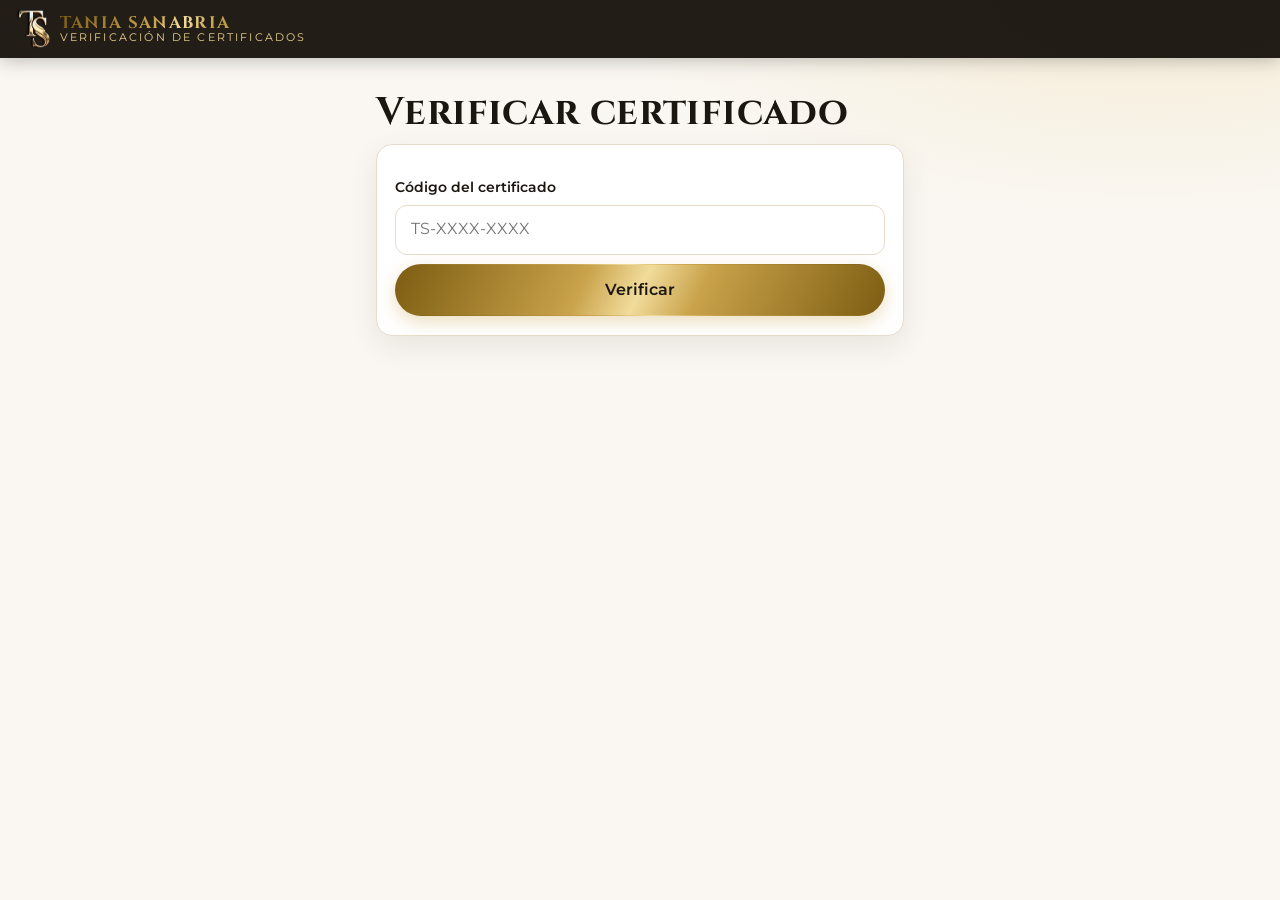
<file: verificar/index.html>
<!DOCTYPE html>
<html lang="es-PY">
<head>
  <meta charset="UTF-8">
  <meta name="viewport" content="width=device-width, initial-scale=1">
  <meta name="robots" content="noindex">
  <title>Verificar certificado · Tania Sanabria Makeup Academy</title>
  <link rel="icon" href="../img/favicon-32.png" sizes="32x32" type="image/png">
  <link rel="stylesheet" href="../aula/aula.css?v=4">
</head>
<body>
  <header class="cabecera"><a class="marca" href="../"><img src="../img/logo-96.webp" width="34" height="40" alt=""><span><strong class="marca-nombre">Tania Sanabria</strong><small>Verificación de certificados</small></span></a></header>
  <main id="app" style="max-width:560px;margin:2rem auto;padding:0 1rem">
    <h1>Verificar certificado</h1>
    <form id="f" class="tarjeta"><label for="c">Código del certificado</label><input id="c" placeholder="TS-XXXX-XXXX" maxlength="12" autocomplete="off" style="text-transform:uppercase">
      <button class="btn btn-oro btn-ancho" style="margin-top:.6rem">Verificar</button></form>
    <div id="r" role="status" aria-live="polite"></div>
  </main>
  <script type="module">
    import { SUPABASE } from '../js/config.js';
    const LOCAL = /^(localhost|127\.0\.0\.1)$/.test(location.hostname) && new URLSearchParams(location.search).get('base') !== 'real';
    const url = LOCAL ? `${location.protocol}//${location.hostname}:54321` : SUPABASE.url;
    const key = LOCAL ? 'eyJhbGciOiJIUzI1NiIsInR5cCI6IkpXVCJ9.eyJpc3MiOiJzdXBhYmFzZSIsInJlZiI6ImxvY2FsIiwicm9sZSI6ImFub24iLCJpYXQiOjE3MDAwMDAwMDAsImV4cCI6MjEwNzgyNTM1OH0.HWC5pvLe-zSXO_aly5bXUlczRRvITVmeSHg3ViR0KCk' : SUPABASE.anonKey;
    const esc = (v) => String(v ?? '').replace(/[&<>"']/g, (c) => ({ '&': '&amp;', '<': '&lt;', '>': '&gt;', '"': '&quot;', "'": '&#39;' }[c]));
    const r = document.getElementById('r'), c = document.getElementById('c');
    async function verificar(codigo) {
      codigo = codigo.trim().toUpperCase(); if (!/^TS-[A-Z0-9]{4}-[A-Z0-9]{4}$/.test(codigo)) { r.innerHTML = '<p class="error">El código tiene la forma TS-XXXX-XXXX.</p>'; return; }
      r.innerHTML = '<p class="cargando"><span class="giro"></span>Verificando…</p>';
      try {
        const res = await fetch(`${url}/rest/v1/rpc/verificar_certificado`, { method: 'POST', headers: { apikey: key, Authorization: 'Bearer ' + key, 'content-type': 'application/json' }, body: JSON.stringify({ p_codigo: codigo }) });
        const d = await res.json();
        r.innerHTML = d && d.ok
          ? `<div class="tarjeta" style="border-color:#9cc99c;background:#f3faf3"><h2 style="margin-top:0">✅ Certificado válido</h2><p><strong>${esc(d.nombre)}</strong><br>aprobó <strong>${esc(d.curso)}</strong><br>el ${new Date(d.fecha + 'T12:00:00').toLocaleDateString('es-PY', { day: 'numeric', month: 'long', year: 'numeric' })}.</p><p class="chico suave">Código ${esc(d.codigo)} · Tania Sanabria Makeup Academy</p></div>`
          : '<div class="tarjeta" style="border-color:#e7b2ab;background:#fdf1ef"><h2 style="margin-top:0">❌ No encontramos ese certificado</h2><p>Revisá el código.</p></div>';
      } catch { r.innerHTML = '<p class="error">Sin conexión. Intentá de nuevo.</p>'; }
    }
    document.getElementById('f').onsubmit = (e) => { e.preventDefault(); history.replaceState(null, '', '?codigo=' + encodeURIComponent(c.value.trim().toUpperCase())); verificar(c.value); };
    const q = new URLSearchParams(location.search).get('codigo'); if (q) { c.value = q; verificar(q); }
  </script>
</body>
</html>
</file>
<file: css/estilos.css>
/* =====================================================================
   Tania Sanabria · Makeup Studio Professional
   Sistema visual: marfil + tinta + dorado sobrio. Cinzel solo en títulos.
   ===================================================================== */
@font-face {
  font-family: 'Cinzel';
  src: url('../fonts/cinzel-latin.woff2') format('woff2');
  font-weight: 400 800;
  font-display: swap;
}
@font-face {
  font-family: 'Montserrat';
  src: url('../fonts/montserrat-latin.woff2') format('woff2');
  font-weight: 300 700;
  font-display: swap;
}

:root {
  --marfil: #faf7f2;
  --marfil-2: #f3ede3;
  --blanco: #ffffff;
  --tinta: #1b1610;
  --texto: #2e2a25;
  --texto-suave: #5f574d;
  --oro: #7a5b16;          /* dorado accesible para texto sobre claro (contraste ≥ 4.5:1) */
  --oro-claro: #c9a24a;
  --oro-brillo: #e9d18c;
  --linea: #e6dccb;
  --foil: linear-gradient(115deg, #7d5d12 0%, #c9a24a 38%, #f1dc9c 50%, #c9a24a 62%, #7d5d12 100%);
  --neon-rosa: #ff4fd8;
  --neon-cian: #3ff0ff;
  --sombra: 0 10px 30px rgba(27, 22, 16, 0.08);
  --sombra-fuerte: 0 24px 60px rgba(27, 22, 16, 0.18);
  --radio: 14px;
  --titulos: 'Cinzel', 'Times New Roman', serif;
  --cuerpo: 'Montserrat', system-ui, -apple-system, 'Segoe UI', Roboto, sans-serif;
  --ancho: 1160px;
  --alto-cabecera: 68px;
}

*, *::before, *::after { box-sizing: border-box; }
html { scroll-behavior: smooth; scroll-padding-top: calc(var(--alto-cabecera) + 12px); -webkit-text-size-adjust: 100%; }
html.con-dialogo { overflow: hidden; }
body {
  margin: 0;
  font-family: var(--cuerpo);
  font-size: 1rem;
  line-height: 1.6;
  color: var(--texto);
  background: var(--marfil);
  -webkit-font-smoothing: antialiased;
}
img { max-width: 100%; height: auto; display: block; }
a { color: var(--oro); }
h1, h2, h3, h4 { font-family: var(--titulos); color: var(--tinta); line-height: 1.2; margin: 0 0 .5em; font-weight: 700; }
h3, h4 { font-family: var(--cuerpo); letter-spacing: .01em; }
p { margin: 0 0 1em; }
button { font: inherit; }
.sprite { position: absolute; width: 0; height: 0; overflow: hidden; }
.ic { width: 1.1em; height: 1.1em; fill: currentColor; flex: none; vertical-align: -0.15em; }
.contenedor { width: min(100% - 2.5rem, var(--ancho)); margin-inline: auto; }
.centrado { text-align: center; }
.acento { color: var(--oro); }
.sobretitulo { font-size: .78rem; font-weight: 600; letter-spacing: .22em; text-transform: uppercase; color: var(--oro); margin-bottom: .75rem; }
.saltar { position: absolute; left: 1rem; top: -100px; background: var(--tinta); color: #fff; padding: .6rem 1rem; border-radius: 8px; z-index: 100; }
.saltar:focus { top: 1rem; }
:focus-visible { outline: 3px solid var(--oro-claro); outline-offset: 3px; border-radius: 6px; }

/* ---------- Botones ---------- */
.btn {
  display: inline-flex; align-items: center; justify-content: center; gap: .55em;
  min-height: 48px; padding: .75rem 1.4rem; border-radius: 999px;
  font-weight: 600; font-size: .95rem; letter-spacing: .02em; text-decoration: none;
  border: 1.5px solid transparent; cursor: pointer; white-space: nowrap; transition: transform .2s, background-color .2s, color .2s, box-shadow .2s, border-color .2s;
}
.btn:hover { transform: translateY(-1px); }
.btn-primario { background: var(--tinta); color: #f6e7bd; box-shadow: 0 6px 18px rgba(27, 22, 16, .18); }
.btn-primario:hover { background: #000; color: #fff2cc; box-shadow: 0 10px 24px rgba(27, 22, 16, .26); }
.btn-secundario { background: transparent; color: var(--tinta); border-color: var(--oro-claro); }
.btn-secundario:hover { background: #fff; border-color: var(--oro); }
.btn-texto { background: none; color: var(--oro); padding-inline: .4rem; min-height: 44px; }
.btn-texto:hover { color: var(--tinta); transform: none; }
.btn-grande { min-height: 54px; padding: .9rem 1.8rem; font-size: 1rem; }
.btn-chico { min-height: 42px; padding: .5rem 1.1rem; font-size: .88rem; }
.btn-ancho { width: 100%; }

/* ---------- Cabecera ---------- */
.cabecera {
  position: sticky; top: 0; z-index: 40;
  background: rgba(250, 247, 242, .92); backdrop-filter: saturate(1.4) blur(10px); -webkit-backdrop-filter: saturate(1.4) blur(10px);
  border-bottom: 1px solid transparent; transition: border-color .3s, box-shadow .3s;
}
.cabecera.compacta { border-bottom-color: var(--linea); box-shadow: 0 4px 18px rgba(27, 22, 16, .06); }
.cabecera-fila { display: flex; align-items: center; gap: 1rem; min-height: var(--alto-cabecera); }
.marca { display: flex; align-items: center; gap: .7rem; text-decoration: none; color: var(--tinta); margin-right: auto; }
.marca img { width: 44px; height: auto; }
.marca-texto { display: flex; flex-direction: column; line-height: 1.1; }
.marca-nombre { font-family: var(--titulos); font-weight: 700; font-size: 1.15rem; letter-spacing: .08em; text-transform: uppercase; background: var(--foil); -webkit-background-clip: text; background-clip: text; color: transparent; }
.marca-sub { font-size: .62rem; letter-spacing: .28em; text-transform: uppercase; color: var(--texto-suave); font-weight: 600; }
.nav ul { list-style: none; display: flex; gap: .2rem; margin: 0; padding: 0; }
.nav a { display: block; white-space: nowrap; padding: .55rem .7rem; text-decoration: none; color: var(--texto); font-size: .88rem; font-weight: 500; border-radius: 8px; }
.nav a:hover { color: var(--oro); background: rgba(201, 162, 74, .1); }
.btn-menu { display: none; background: none; border: 1px solid var(--linea); border-radius: 10px; width: 46px; height: 46px; align-items: center; justify-content: center; color: var(--tinta); cursor: pointer; }
.btn-menu .ic { width: 1.3em; height: 1.3em; }

/* ---------- Hero ---------- */
.hero { padding: clamp(1.5rem, 4vw, 3.5rem) 0 2rem; background:
  radial-gradient(ellipse 70% 60% at 85% 20%, rgba(233, 209, 140, .35), transparent 60%),
  radial-gradient(ellipse 50% 50% at 0% 100%, rgba(201, 162, 74, .12), transparent 70%); }
.hero-grilla { display: grid; grid-template-columns: 1.15fr .85fr; gap: clamp(1.5rem, 4vw, 4rem); align-items: center; }
.hero h1 { font-size: clamp(2rem, 4.6vw, 3.4rem); letter-spacing: .01em; }
.hero-bajada { font-size: clamp(1rem, 1.6vw, 1.15rem); color: var(--texto-suave); max-width: 38ch; }
.hero-acciones { display: flex; flex-wrap: wrap; gap: .8rem; margin: 1.6rem 0; }
.hero-datos { list-style: none; padding: 0; margin: 0; display: grid; gap: .45rem; font-size: .9rem; color: var(--texto-suave); }
.hero-datos li { display: flex; gap: .6rem; align-items: flex-start; }
.hero-datos .ic { color: var(--oro); margin-top: .2em; }
.hero-foto { position: relative; display: flex; justify-content: center; align-items: flex-end; min-height: 320px; }
.hero-arco {
  position: absolute; inset: 6% 8% 0; border-radius: 999px 999px 24px 24px;
  background: linear-gradient(rgba(255, 255, 255, .25), rgba(255, 255, 255, .25)), url('../img/marmol-800.webp') center / cover;
  border: 1px solid rgba(201, 162, 74, .55); box-shadow: var(--sombra-fuerte);
}
.hero-retrato { position: relative; width: min(420px, 62vw); height: auto; filter: drop-shadow(0 18px 30px rgba(27, 22, 16, .22)); }
.accesos { display: grid; grid-template-columns: repeat(5, 1fr); gap: .8rem; margin-top: 2.5rem; }
.acceso { display: flex; flex-direction: column; gap: .25rem; padding: 1rem 1.1rem; background: var(--blanco); border: 1px solid var(--linea); border-radius: var(--radio); text-decoration: none; color: var(--texto); transition: border-color .2s, transform .2s, box-shadow .2s; }
.acceso:hover { border-color: var(--oro-claro); transform: translateY(-2px); box-shadow: var(--sombra); }
.acceso-titulo { font-weight: 700; font-size: .92rem; letter-spacing: .06em; text-transform: uppercase; color: var(--tinta); }
.acceso-desc { font-size: .82rem; color: var(--texto-suave); line-height: 1.4; }

/* ---------- Secciones ---------- */
.seccion { padding: clamp(3rem, 7vw, 5.5rem) 0; }
.seccion:nth-of-type(even) { background: var(--marfil-2); }
.seccion-cabecera { text-align: center; max-width: 720px; margin: 0 auto 2.4rem; }
.seccion-cabecera h2 { font-size: clamp(1.7rem, 3.4vw, 2.5rem); }
.seccion-bajada { color: var(--texto-suave); }
.grilla { display: grid; grid-template-columns: repeat(auto-fill, minmax(280px, 1fr)); gap: 1.4rem; }

/* ---------- Tarjetas ---------- */
.tarjeta { display: flex; flex-direction: column; background: var(--blanco); border: 1px solid var(--linea); border-radius: var(--radio); overflow: hidden; box-shadow: var(--sombra); transition: transform .25s, box-shadow .25s, border-color .25s; scroll-margin-top: calc(var(--alto-cabecera) + 12px); }
.tarjeta:hover { transform: translateY(-3px); box-shadow: var(--sombra-fuerte); border-color: rgba(201, 162, 74, .6); }
.tarjeta-media { position: relative; display: block; width: 100%; aspect-ratio: 4 / 3; padding: 0; border: 0; background: var(--marfil-2); cursor: pointer; overflow: hidden; }
.tarjeta-media img { width: 100%; height: 100%; object-fit: cover; object-position: center 25%; transition: transform .5s; }
.tarjeta:hover .tarjeta-media img { transform: scale(1.04); }
/* Flyer de curso: se ve completo (sin recortar), con un fondo desenfocado de la misma imagen. */
.tarjeta-media.con-flyer { aspect-ratio: 4 / 5; background: #1b1610; }
.tarjeta-media .flyer-fondo { position: absolute; inset: 0; overflow: hidden; }
.tarjeta-media .flyer-fondo img { width: 100%; height: 100%; object-fit: cover; filter: blur(18px) brightness(.75); transform: scale(1.15); }
.tarjeta-media img.flyer { position: relative; object-fit: contain; object-position: center; }
.tarjeta:hover .tarjeta-media img.flyer { transform: scale(1.02); }
.tarjeta:hover .tarjeta-media .flyer-fondo img { transform: scale(1.15); }
.flyer-detalle { margin: 0 0 1rem; }
.flyer-detalle a { display: block; border-radius: 14px; overflow: hidden; background: var(--marfil-2); }
.flyer-detalle img { display: block; width: 100%; height: auto; max-height: 78vh; object-fit: contain; }
.tarjeta-contador { position: absolute; right: .7rem; bottom: .7rem; display: inline-flex; gap: .35rem; align-items: center; font-size: .75rem; font-weight: 600; background: rgba(27, 22, 16, .72); color: #fff; padding: .25rem .6rem; border-radius: 999px; }
.tarjeta-cuerpo { display: flex; flex-direction: column; gap: .35rem; padding: 1.2rem 1.25rem 1.1rem; flex: 1; }
.tarjeta-titulo { font-size: 1.12rem; font-weight: 700; margin: 0; }
.tarjeta-resumen { font-size: .92rem; color: var(--texto-suave); margin: 0; }
.tarjeta-meta { display: flex; flex-wrap: wrap; gap: .4rem 1rem; font-size: .8rem; color: var(--texto-suave); margin: .3rem 0 0; }
.tarjeta-meta span { display: inline-flex; gap: .35rem; align-items: center; }
.tarjeta-meta .ic { color: var(--oro); }
.tarjeta-precio { font-weight: 700; font-size: 1.12rem; color: var(--tinta); margin: .5rem 0 0; }
.tarjeta-precio small { font-weight: 500; font-size: .75rem; color: var(--texto-suave); }
.tarjeta-acciones { display: flex; flex-wrap: wrap; align-items: center; justify-content: space-between; gap: .5rem; margin-top: auto; padding-top: .8rem; }

/* ---------- Marcador para fotos pendientes ---------- */
.marcador {
  width: 100%; height: 100%; min-height: 180px; display: flex; flex-direction: column; align-items: center; justify-content: center; gap: .4rem;
  background:
    radial-gradient(circle at 30% 20%, rgba(255, 255, 255, .9), transparent 55%),
    radial-gradient(circle at 80% 90%, rgba(201, 162, 74, .22), transparent 60%),
    linear-gradient(135deg, #f6efe2, #efe4d0);
  color: var(--oro);
}
.marcador-monograma { font-family: var(--titulos); font-size: 2.6rem; font-weight: 700; letter-spacing: .05em; line-height: 1; background: var(--foil); -webkit-background-clip: text; background-clip: text; color: transparent; opacity: .85; }
.marcador-texto { font-size: .72rem; letter-spacing: .2em; text-transform: uppercase; font-weight: 600; color: var(--texto-suave); text-align: center; padding: 0 1rem; }

/* ---------- Tema neón (solo la sección Eventos VIP y su detalle) ---------- */
.tema-neon { background: radial-gradient(ellipse at 20% 0%, rgba(255, 79, 216, .18), transparent 55%), radial-gradient(ellipse at 90% 100%, rgba(63, 240, 255, .14), transparent 55%), #0f0c14 !important; color: #e9e4f0; }
.tema-neon h2, .tema-neon .tarjeta-titulo, .tema-neon .tarjeta-precio { color: #fff; }
.tema-neon .acento { color: var(--neon-cian); text-shadow: 0 0 18px rgba(63, 240, 255, .45); }
.tema-neon .sobretitulo { color: var(--neon-rosa); }
.tema-neon .seccion-bajada, .tema-neon .tarjeta-resumen, .tema-neon .tarjeta-meta { color: #c3bacd; }
.tema-neon .tarjeta { background: rgba(255, 255, 255, .05); border-color: rgba(255, 255, 255, .1); box-shadow: none; }
.tema-neon .tarjeta:hover { border-color: rgba(255, 79, 216, .65); box-shadow: 0 0 28px rgba(255, 79, 216, .2); }
.tema-neon .tarjeta-meta .ic { color: var(--neon-cian); }
.tema-neon .btn-primario { background: #fff; color: #120e18; }
.tema-neon .btn-primario:hover { background: var(--neon-rosa); color: #fff; box-shadow: 0 0 22px rgba(255, 79, 216, .55); }
.tema-neon .btn-texto { color: var(--neon-cian); }
.tema-neon .btn-texto:hover { color: #fff; }
.tema-neon .marcador { background: radial-gradient(circle at 30% 30%, rgba(255, 79, 216, .35), transparent 55%), radial-gradient(circle at 75% 80%, rgba(63, 240, 255, .3), transparent 55%), #1a1522; }
.tema-neon .marcador-texto { color: #d9d2e4; }
.tema-neon .marcador-monograma { background: linear-gradient(120deg, var(--neon-rosa), #fff, var(--neon-cian)); -webkit-background-clip: text; background-clip: text; }

/* ---------- Galería ---------- */
.chips { display: flex; flex-wrap: wrap; justify-content: center; gap: .5rem; margin-bottom: 1.4rem; }
.chip { min-height: 44px; padding: .5rem 1rem; border-radius: 999px; border: 1px solid var(--linea); background: #fff; cursor: pointer; font-weight: 600; font-size: .88rem; color: var(--texto); }
.chip span { color: var(--texto-suave); font-weight: 500; }
.chip[aria-selected="true"] { background: var(--tinta); color: #f6e7bd; border-color: var(--tinta); }
.album-nombre { text-align: center; color: var(--texto-suave); font-weight: 600; letter-spacing: .08em; text-transform: uppercase; font-size: .8rem; }
.album-carpetas { display: grid; grid-template-columns: 1fr 1fr; gap: 1.2rem .8rem; margin: 0; }
.album-carpeta { display: flex; flex-direction: column; align-items: stretch; gap: .55rem; min-width: 0; text-decoration: none; color: inherit; -webkit-tap-highlight-color: transparent; }
.album-carpeta-caja { position: relative; display: block; aspect-ratio: 4 / 5; }
.album-carpeta-caja::before { content: ""; position: absolute; top: 0; left: 8%; width: 42%; height: 14%; background: linear-gradient(180deg, #f3e0a8, #d4b45c); border-radius: 8px 11px 0 0; box-shadow: inset 0 1px 0 rgba(255, 255, 255, .4); z-index: 1; }
.album-carpeta-hoja { position: absolute; left: 12%; right: 6%; top: 7%; height: 18%; background: #f7f1e4; border-radius: 4px 8px 0 0; transform: rotate(1.8deg); box-shadow: 0 1px 4px rgba(27, 22, 16, .12); z-index: 0; }
.album-carpeta-cuerpo { position: absolute; inset: 10% 0 0; z-index: 2; display: flex; background: linear-gradient(165deg, #f0d78e 0%, #c9a24a 48%, #a07d2e 100%); border-radius: 5px 16px 16px 16px; padding: 7% 6% 8%; box-shadow: 0 10px 22px rgba(27, 22, 16, .2), inset 0 1px 0 rgba(255, 255, 255, .35); transition: transform .25s, box-shadow .25s; }
.album-carpeta-cuerpo img, .album-carpeta-foto { display: block; width: 100%; height: 100%; object-fit: cover; border-radius: 6px; background: var(--tinta); box-shadow: 0 2px 8px rgba(27, 22, 16, .28); }
.album-carpeta:hover .album-carpeta-cuerpo, .album-carpeta:focus-visible .album-carpeta-cuerpo { transform: translateY(-3px); box-shadow: 0 14px 28px rgba(27, 22, 16, .26), inset 0 1px 0 rgba(255, 255, 255, .35); }
.album-carpeta-meta { display: flex; flex-direction: column; gap: .12rem; padding: 0 .12rem; }
.album-carpeta-nombre { font-family: var(--titulos); font-weight: 700; font-size: clamp(.78rem, 3.3vw, 1.05rem); letter-spacing: .03em; color: var(--tinta); line-height: 1.25; }
.album-carpeta-cuenta { font-size: .78rem; color: var(--texto-suave); }
.album-volver { margin: 0 0 1rem; }
.album-volver[hidden] { display: none; }
.album-volver a { display: inline-flex; align-items: center; gap: .35rem; min-height: 44px; font-weight: 600; text-decoration: none; color: var(--tinta); }
.album-volver .ic { width: 1.05em; height: 1.05em; color: var(--oro); }
@media (min-width: 900px) {
  .album-carpetas { gap: 1.5rem 1.2rem; }
}
.grilla-fotos { display: grid; grid-template-columns: repeat(auto-fill, minmax(180px, 1fr)); gap: .6rem; }
.foto-celda { padding: 0; border: 0; border-radius: 10px; overflow: hidden; aspect-ratio: 4 / 5; cursor: zoom-in; background: var(--marfil-2); }
.foto-celda img { width: 100%; height: 100%; object-fit: cover; transition: transform .4s; }
.foto-celda:hover img { transform: scale(1.05); }
.galeria-nota { display: flex; gap: .6rem; justify-content: center; align-items: center; text-align: center; margin: 1.6rem auto 0; color: var(--texto-suave); font-size: .9rem; max-width: 60ch; }
.galeria-nota .ic { color: var(--oro); }

/* ---------- Sobre Tania ---------- */
.bio-grilla { display: grid; grid-template-columns: .8fr 1.2fr; gap: clamp(1.5rem, 5vw, 4rem); align-items: center; }
.bio-foto { position: relative; background: linear-gradient(rgba(255, 255, 255, .2), rgba(255, 255, 255, .2)), url('../img/marmol-800.webp') center / cover; border-radius: 24px; border: 1px solid rgba(201, 162, 74, .5); display: flex; justify-content: center; padding-top: 2rem; overflow: hidden; }
.bio-retrato { width: min(360px, 70vw); }
.bio-texto p { font-size: 1.05rem; color: var(--texto); max-width: 60ch; }
.redes { display: flex; gap: .6rem; margin-top: 1.5rem; }
.red { width: 48px; height: 48px; display: inline-flex; align-items: center; justify-content: center; border-radius: 50%; border: 1px solid var(--oro-claro); color: var(--oro); background: #fff; cursor: pointer; transition: background-color .2s, color .2s; }
.red:hover { background: var(--tinta); color: #f6e7bd; border-color: var(--tinta); }

/* ---------- Cómo reservar ---------- */
.pasos { list-style: none; padding: 0; margin: 0 0 1.5rem; display: grid; grid-template-columns: repeat(3, 1fr); gap: 1.2rem; counter-reset: paso; }
.pasos li { background: #fff; border: 1px solid var(--linea); border-radius: var(--radio); padding: 1.4rem; box-shadow: var(--sombra); }
.pasos h3 { font-size: 1.05rem; margin: .6rem 0 .3rem; }
.pasos p { font-size: .92rem; color: var(--texto-suave); margin: 0; }
.paso-num { display: inline-flex; width: 38px; height: 38px; border-radius: 50%; align-items: center; justify-content: center; font-family: var(--titulos); font-weight: 700; color: var(--tinta); background: var(--foil); }
.pasos-politica { display: flex; gap: .6rem; max-width: 760px; margin: 0 auto 1.5rem; font-size: .88rem; color: var(--texto-suave); background: #fff; border-left: 3px solid var(--oro-claro); padding: .9rem 1rem; border-radius: 0 10px 10px 0; }
.pasos-politica .ic { color: var(--oro); margin-top: .2em; }

/* ---------- Pie ---------- */
.pie { background: var(--tinta); color: #d9cfbf; padding: 3rem 0 6rem; }
.pie-grilla { display: grid; grid-template-columns: 1fr 1.4fr 1fr; gap: 2rem; align-items: start; }
.pie-marca { font-family: var(--titulos); font-size: 1.5rem; letter-spacing: .08em; text-transform: uppercase; margin: 0; background: var(--foil); -webkit-background-clip: text; background-clip: text; color: transparent; }
.pie-sub { font-size: .7rem; letter-spacing: .3em; text-transform: uppercase; color: #a89c88; }
.pie-datos { font-style: normal; font-size: .92rem; }
.pie-datos p { display: flex; gap: .6rem; margin-bottom: .6rem; }
.pie-datos .ic { color: var(--oro-claro); margin-top: .25em; }
.pie-datos a { color: #f6e7bd; }
.pie-acciones { display: flex; flex-direction: column; gap: .7rem; }
.pie .btn-secundario { color: #f6e7bd; border-color: rgba(233, 209, 140, .5); }
.pie .btn-secundario:hover { background: rgba(255, 255, 255, .06); }
.pie .btn-primario { background: var(--foil); color: var(--tinta); }
.pie-copy { text-align: center; font-size: .75rem; letter-spacing: .12em; text-transform: uppercase; color: #8f846f; margin: 2.5rem 0 0; padding: 0 1rem; }

/* ---------- Acciones flotantes ---------- */
.barra-movil { display: none; }
.chat-flotante { position: fixed; right: 20px; bottom: 20px; z-index: 30; display: inline-flex; align-items: center; gap: .5rem; min-height: 48px; padding: .55rem 1.1rem .55rem .9rem; border: 1.5px solid var(--oro-claro); border-radius: 999px; background: var(--tinta); color: #f6e7bd; font: 600 .88rem var(--cuerpo); letter-spacing: .02em; cursor: pointer; box-shadow: 0 10px 24px rgba(0, 0, 0, .22); transition: transform .2s; }
.chat-flotante:hover { transform: translateY(-2px); }
.chat-flotante .ic { width: 22px; height: 22px; }
.btn-chat { background: #fff; color: var(--tinta); border-color: var(--oro-claro); padding: 0 1rem; gap: .45rem; white-space: nowrap; }
.btn-chat .ic { width: 1.5em; height: 1.5em; }
.chat-abierto .chat-flotante { visibility: hidden; }

/* ---------- Diálogos ---------- */
dialog { padding: 0; border: 0; color: var(--texto); }
dialog::backdrop { background: rgba(20, 16, 10, .62); backdrop-filter: blur(4px); -webkit-backdrop-filter: blur(4px); }
.dialogo { width: min(680px, 100% - 2rem); max-height: min(88vh, 900px); border-radius: 20px; background: var(--marfil); box-shadow: var(--sombra-fuerte); overflow: hidden; }
.dialogo[open] { display: flex; flex-direction: column; animation: subir .28s ease; }
@keyframes subir { from { transform: translateY(16px); opacity: 0; } to { transform: none; opacity: 1; } }
.dialogo-barra { display: flex; justify-content: flex-end; padding: .5rem .5rem 0; flex: none; }
.btn-cerrar { width: 46px; height: 46px; border-radius: 50%; border: 1px solid var(--linea); background: #fff; color: var(--tinta); display: inline-flex; align-items: center; justify-content: center; cursor: pointer; }
.btn-cerrar:hover { background: var(--tinta); color: #fff; }
.btn-cerrar .ic { width: 1.2em; height: 1.2em; }
.dialogo-cuerpo { overflow-y: auto; padding: 0 clamp(1.1rem, 4vw, 2.2rem) 1.6rem; overscroll-behavior: contain; }
.dialogo-titulo { font-size: clamp(1.4rem, 3.5vw, 1.9rem); margin-top: .2rem; }
.dialogo-subtitulo { color: var(--texto-suave); }
.dialogo-cuerpo .sub { font-size: .82rem; letter-spacing: .16em; text-transform: uppercase; color: var(--oro); margin: 1.6rem 0 .7rem; }
.tira-vacia { height: 170px; border-radius: 14px; overflow: hidden; margin: 1rem 0; }
.lista-detalles { list-style: none; padding: 0; margin: 0; display: grid; gap: .65rem; }
.lista-detalles li { display: flex; gap: .7rem; font-size: .95rem; }
.lista-detalles .ic { color: var(--oro); margin-top: .25em; }
.caja-complemento { background: #fff; border: 1px dashed var(--oro-claro); border-radius: 12px; padding: 1rem 1.1rem; margin: 1rem 0; }
.caja-complemento .sub { margin: 0 0 .4rem; display: flex; gap: .5rem; align-items: center; }
.caja-complemento p { margin: 0; font-size: .92rem; color: var(--texto-suave); }
.caja-suave, .caja-normas { background: #fff; border: 1px solid var(--linea); border-radius: 12px; padding: 1rem 1.1rem; margin-top: 1.2rem; }
.caja-normas li { font-size: .88rem; color: var(--texto-suave); }
.dialogo-pie { margin-top: 1.6rem; padding-top: 1.2rem; border-top: 1px solid var(--linea); display: grid; gap: .9rem; }
.pie-opcion { display: flex; align-items: center; justify-content: space-between; gap: 1rem; flex-wrap: wrap; }
.pie-etiqueta { display: block; font-size: .8rem; color: var(--texto-suave); }
.pie-precio { display: block; font-weight: 700; font-size: 1.3rem; color: var(--tinta); }
.pie-precio small { font-size: .75rem; font-weight: 500; color: var(--texto-suave); }
.btn-compartir { justify-self: start; }
/* Ficha de curso (modalidad, inversión, pago) */
.ficha-curso { margin: 1rem 0 0; background: #fff; border: 1px solid var(--linea); border-radius: 12px; padding: .3rem 1.1rem; }
.ficha-curso > div { display: grid; grid-template-columns: 8.5rem 1fr; gap: .2rem .8rem; padding: .65rem 0; border-top: 1px solid var(--marfil-2); }
.ficha-curso > div:first-child { border-top: 0; }
.ficha-curso dt { font-size: .74rem; font-weight: 700; letter-spacing: .12em; text-transform: uppercase; color: var(--oro); padding-top: .15em; }
.ficha-curso dd { margin: 0; font-size: .93rem; color: var(--texto); }
.ficha-curso small { color: var(--texto-suave); font-size: .84rem; }
@media (max-width: 480px) { .ficha-curso > div { grid-template-columns: 1fr; } }
.btn-link { background: none; border: 0; padding: 0; font: inherit; color: var(--oro); text-decoration: underline; text-underline-offset: 2px; cursor: pointer; min-height: 24px; }

.dialogo.tema-neon { background: #120e18 !important; }
.dialogo.tema-neon .dialogo-titulo, .dialogo.tema-neon .pie-precio { color: #fff; }
.dialogo.tema-neon .dialogo-subtitulo, .dialogo.tema-neon .lista-detalles li, .dialogo.tema-neon .pie-etiqueta { color: #d3cbe0; }
.dialogo.tema-neon .sub, .dialogo.tema-neon .lista-detalles .ic { color: var(--neon-cian); }
.dialogo.tema-neon .dialogo-pie { border-color: rgba(255, 255, 255, .12); }
.dialogo.tema-neon .btn-cerrar { background: #221b2c; color: #fff; border-color: #3a3046; }

/* Formulario */
.campo { display: flex; flex-direction: column; gap: .35rem; margin-bottom: .9rem; }
.campo-fila { display: grid; grid-template-columns: 1fr 1fr; gap: 0 .9rem; }
.campo label { font-weight: 600; font-size: .88rem; color: var(--tinta); }
.opcional { font-weight: 400; color: var(--texto-suave); }
.campo input, .campo select, .campo textarea {
  width: 100%; min-height: 50px; padding: .7rem .9rem; font: inherit; font-size: 1rem; color: var(--tinta);
  background: #fff; border: 1.5px solid var(--linea); border-radius: 12px; transition: border-color .2s, box-shadow .2s;
}
.campo textarea { min-height: 70px; resize: vertical; }
.campo input:focus, .campo select:focus, .campo textarea:focus { outline: none; border-color: var(--oro-claro); box-shadow: 0 0 0 4px rgba(201, 162, 74, .2); }
.campo-invalido input, .campo-invalido select, .campo-invalido textarea { border-color: #b3261e; }
.campo-invalido.check, .campo-invalido.politica .check { color: #b3261e; }
.campo-ayuda { font-size: .82rem; color: var(--texto-suave); margin: 0 0 .6rem; }
.check { display: flex; gap: .65rem; align-items: flex-start; font-size: .92rem; cursor: pointer; margin: .3rem 0 .9rem; }
.check input { width: 22px; height: 22px; accent-color: var(--oro); flex: none; margin-top: .1rem; }
.politica { background: #fff; border-left: 3px solid var(--oro-claro); border-radius: 0 12px 12px 0; padding: .9rem 1rem .2rem; margin: .4rem 0 1rem; font-size: .88rem; color: var(--texto-suave); }
.politica p { margin-bottom: .5rem; }
.politica-titulo { display: flex; gap: .5rem; align-items: center; font-weight: 700; color: var(--oro); }
.form-error { color: #b3261e; font-weight: 600; font-size: .9rem; min-height: 1.2em; }
.reserva-ok { text-align: center; padding: 1rem 0 .5rem; }
.reserva-ok .ic { color: #1f9d55; }

/* Visor */
.btn-cerrar-claro { background: rgba(255, 255, 255, .92); }

/* Aviso */
.aviso { position: fixed; left: 50%; bottom: 96px; transform: translate(-50%, 20px); background: var(--tinta); color: #fff; padding: .8rem 1.2rem; border-radius: 12px; font-size: .9rem; opacity: 0; pointer-events: none; transition: opacity .25s, transform .25s; z-index: 60; max-width: calc(100% - 2rem); text-align: center; }
.aviso.visible { opacity: 1; transform: translate(-50%, 0); }

/* 404 */
.pagina-404 { min-height: 100vh; display: grid; place-items: center; padding: 2rem; background: radial-gradient(ellipse at 50% 0%, rgba(233, 209, 140, .35), transparent 60%), var(--marfil); }
.error-404 { text-align: center; max-width: 520px; }
.error-404 img { margin: 0 auto 1.2rem; width: 96px; }
.error-404 h1 { font-size: clamp(1.8rem, 5vw, 2.6rem); }
.error-404 .hero-acciones { justify-content: center; }

/* ---------- Responsive ---------- */
@media (max-width: 1180px) {
    .accesos { grid-template-columns: repeat(3, 1fr); }
}
@media (max-width: 900px) {
  :root { --alto-cabecera: 62px; }
  .solo-escritorio { display: none; }
  .hero-grilla { grid-template-columns: 1fr; text-align: center; }
  .hero-texto { order: 2; }
  .hero-foto { order: 1; min-height: 0; }
  .hero-bajada { margin-inline: auto; }
  .hero-acciones { justify-content: center; }
  .hero-datos { justify-items: center; }
  .hero-datos li { text-align: left; }
  .bio-grilla { grid-template-columns: 1fr; }
  .pasos { grid-template-columns: 1fr; }
  .pie-grilla { grid-template-columns: 1fr; }
  .chat-flotante { display: none; }
  .menu-cats { display: none; }
  .tabbar {
    display: grid; grid-template-columns: repeat(5, 1fr); align-items: end; position: fixed; left: 0; right: 0; bottom: 0; z-index: 35;
    padding: .3rem .4rem calc(.35rem + env(safe-area-inset-bottom)); background: rgba(27, 22, 16, .97);
    backdrop-filter: blur(14px); -webkit-backdrop-filter: blur(14px); border-top: 1px solid rgba(201, 162, 74, .35);
    box-shadow: 0 -8px 24px rgba(0, 0, 0, .18); transition: transform .25s ease;
  }
  .tab { display: flex; flex-direction: column; align-items: center; justify-content: center; gap: .2rem; min-height: 54px; padding: .3rem 0; border: 0; background: none; color: #bfb39f; font: 600 .66rem var(--cuerpo); letter-spacing: .03em; text-decoration: none; cursor: pointer; -webkit-tap-highlight-color: transparent; border-radius: 12px; position: relative; }
  .tab-ic { display: grid; place-items: center; width: 44px; height: 28px; border-radius: 999px; transition: background-color .2s, color .2s; }
  .tab .ic { width: 1.25rem; height: 1.25rem; }
  .tab.activo { color: var(--oro-brillo); }
  .tab.activo .tab-ic { background: rgba(201, 162, 74, .2); color: var(--oro-brillo); }
  .tab:focus-visible { outline: 2px solid var(--oro-brillo); outline-offset: -2px; }
  .tab:active .tab-ic { transform: scale(.92); }
  .tab-reservar .tab-ic { width: 52px; height: 52px; margin-top: -22px; background: var(--foil); color: var(--tinta); box-shadow: 0 6px 18px rgba(201, 162, 74, .45), 0 0 0 4px rgba(27, 22, 16, .97); }
  .tab-reservar { color: var(--oro-brillo); }
  html:has(dialog[open]) .tabbar, .chat-abierto .tabbar { transform: translateY(110%); }
  .aviso { bottom: calc(84px + env(safe-area-inset-bottom)); }
  body { padding-bottom: calc(72px + env(safe-area-inset-bottom)); }
  .pie { padding-bottom: 2rem; }
}
@media (max-width: 560px) {
  .contenedor { width: min(100% - 2rem, var(--ancho)); }
  .marca-nombre { font-size: 1rem; }
  .marca-sub { font-size: .56rem; letter-spacing: .2em; }
  .marca img { width: 38px; }
  .hero { padding-top: 1rem; }
  .hero h1 { font-size: 1.8rem; }
  .hero .sobretitulo { display: none; }
  .hero-retrato { width: min(200px, 52vw); }
  .hero-arco { inset: 10% 22% 0; }
  .hero-acciones { margin: 1.1rem 0; }
  .hero-acciones .btn { flex: 1 1 100%; }
  .accesos { grid-template-columns: 1fr 1fr; gap: .6rem; }
  .accesos .acceso:last-child { grid-column: 1 / -1; }
  .acceso { padding: .85rem .9rem; }
  .campo-fila { grid-template-columns: 1fr; }
  .dialogo { width: 100%; max-width: 100%; max-height: 92dvh; margin: auto 0 0; border-radius: 20px 20px 0 0; }
  .grilla-fotos { grid-template-columns: repeat(2, 1fr); }
  .tarjeta-acciones { flex-wrap: wrap; }
  .tarjeta-acciones .btn-primario { flex: 1; }
}
@media (prefers-reduced-motion: reduce) {
  html { scroll-behavior: auto; }
  *, *::before, *::after { animation-duration: .01ms !important; animation-iteration-count: 1 !important; transition-duration: .01ms !important; }
}

.solo-lector { position: absolute !important; width: 1px; height: 1px; padding: 0; margin: -1px; overflow: hidden; clip: rect(0 0 0 0); white-space: nowrap; border: 0; }

.aviso-extra { display: flex; gap: .55rem; align-items: flex-start; margin: 0 0 .9rem; padding: .75rem .9rem; border-radius: 12px; background: #fff6e0; border: 1px solid #e6c97a; color: #5a4210; font-size: .86rem; }
.aviso-extra[hidden] { display: none; }
.aviso-extra .ic { color: var(--oro); margin-top: .15em; flex: none; }
.opciones-pago { border: 0; padding: 0; margin: .2rem 0 .5rem; }
.opciones-pago legend { font-weight: 600; color: var(--tinta); margin-bottom: .35rem; padding: 0; }
.opciones-pago .check { margin-bottom: .35rem; }
.pie-nota { font-size: .82rem; opacity: .85; font-style: italic; }

/* Reservas en línea (Supabase) */
.trampa { position: absolute !important; left: -9999px; width: 1px; height: 1px; overflow: hidden; }
.dias-libres { margin: -.2rem 0 .9rem; }
.dias-libres[hidden] { display: none; }
.dias-libres-lista { display: flex; flex-wrap: wrap; gap: .45rem; }
.dia-chip { border: 1px solid var(--oro-claro); background: #fff; color: var(--tinta); border-radius: 999px; padding: .5rem .85rem; font: inherit; font-size: .85rem; font-weight: 600; cursor: pointer; min-height: 40px; text-transform: capitalize; }
.dia-chip:hover, .dia-chip:focus-visible { background: var(--marfil-2); }
.dia-chip.dia-extra::after { content: " *"; color: var(--oro); }
.reserva-ok-resumen { font-weight: 600; color: var(--tinta); background: var(--marfil-2); border-radius: 10px; padding: .7rem .9rem; }
.btn-wa-texto { display: inline-flex; align-items: center; gap: .5rem; padding: .75rem 1.1rem; border-radius: 999px; background: #1f8f4e; color: #fff; font-weight: 600; text-decoration: none; }
.btn-wa-texto:hover { background: #18723e; }
select:disabled { opacity: .7; }

[hidden] { display: none !important; }


/* =====================================================================
   Rediseño 2026-10: menú por categorías, vistas, carrusel 3D, visor, agenda
   ===================================================================== */
/* ---------- Menú de categorías (fijo bajo la cabecera) ---------- */
.menu-cats { border-top: 1px solid rgba(201, 162, 74, .25); background: linear-gradient(180deg, rgba(27, 22, 16, .97), rgba(20, 16, 11, .97)); }
.menu-cats-fila { display: flex; gap: .35rem; overflow-x: auto; scrollbar-width: none; padding: .5rem max(1rem, calc((100% - var(--ancho)) / 2)); scroll-padding-inline: 2rem;
  -webkit-mask-image: linear-gradient(90deg, transparent 0, #000 18px, #000 calc(100% - 18px), transparent 100%); mask-image: linear-gradient(90deg, transparent 0, #000 18px, #000 calc(100% - 18px), transparent 100%); }
.menu-cats-fila::-webkit-scrollbar { display: none; }
.menu-cat { flex: none; display: inline-flex; align-items: center; gap: .45rem; min-height: 40px; padding: .45rem .95rem; border-radius: 999px; color: #d9cfbf; text-decoration: none; font-size: .84rem; font-weight: 600; letter-spacing: .03em; border: 1px solid transparent; transition: background-color .2s, color .2s, border-color .2s, box-shadow .2s; white-space: nowrap; }
.menu-cat .ic { color: var(--oro-claro); width: 1em; height: 1em; }
.menu-cat:hover { color: #fff; border-color: rgba(201, 162, 74, .4); }
.menu-cat.activo { background: var(--foil); color: var(--tinta); box-shadow: 0 0 18px rgba(233, 209, 140, .35); }
.menu-cat.activo .ic { color: var(--tinta); }
@media (min-width: 1100px) { .menu-cats-fila { justify-content: center; } }

/* ---------- Vistas ---------- */
html.vistas main > .vista:not(.activa) { display: none; }
html.vistas main > .vista.activa { animation: vistaEntra .45s cubic-bezier(.2, .8, .2, 1); }
@keyframes vistaEntra { from { opacity: 0; transform: translateY(14px); } to { opacity: 1; transform: none; } }
html { scroll-padding-top: calc(var(--alto-cabecera) + 70px); }
.subcats { display: flex; gap: .45rem; overflow-x: auto; scrollbar-width: none; margin: -1rem -1rem 1.8rem; padding: .3rem 1rem; justify-content: safe center; }
.subcats::-webkit-scrollbar { display: none; }
.subcat { flex: none; display: inline-flex; align-items: center; gap: .4rem; min-height: 40px; padding: .45rem 1rem; border-radius: 999px; border: 1px solid var(--linea); background: #fff; color: var(--texto); font-size: .85rem; font-weight: 600; text-decoration: none; transition: all .2s; }
.subcat span { font-weight: 500; color: var(--texto-suave); font-size: .78rem; }
.subcat:hover { border-color: var(--oro-claro); }
.subcat.activa { background: var(--tinta); color: #f6e7bd; border-color: var(--tinta); }
.subcat.activa span { color: var(--oro-brillo); }
.tema-neon .subcat { background: rgba(255, 255, 255, .06); border-color: rgba(255, 255, 255, .14); color: #e9e4f0; }
.tema-neon .subcat.activa { background: #fff; color: #120e18; }
.grilla-sola { max-width: 460px; margin-inline: auto; grid-template-columns: 1fr !important; }
.seccion-destacados { background: radial-gradient(ellipse at 50% 30%, #2a2116 0%, #14100b 70%) !important; }
.seccion-destacados h2 { color: #fff; }
.destacados-mas { margin: 1.6rem 0 0; }
.seccion-destacados .btn-secundario { color: #f6e7bd; border-color: rgba(233, 209, 140, .55); }
.seccion-destacados .btn-secundario:hover { background: rgba(255, 255, 255, .06); }
.contacto-grilla { display: grid; grid-template-columns: repeat(3, 1fr); gap: 1rem; }
.contacto-tarjeta { background: #fff; border: 1px solid var(--linea); border-radius: 18px; padding: 1.5rem; box-shadow: var(--sombra); display: flex; flex-direction: column; align-items: flex-start; gap: .3rem; }
.contacto-tarjeta > .ic { width: 1.6rem; height: 1.6rem; color: var(--oro); }
.contacto-tarjeta h3 { margin: .3rem 0 0; }
.contacto-tarjeta p { color: var(--texto-suave); font-size: .93rem; margin: 0 0 .6rem; }
.contacto-tarjeta .btn { margin-top: auto; }
.contacto-nota { font-style: italic; font-size: .85rem !important; }
@media (max-width: 900px) { .contacto-grilla { grid-template-columns: 1fr; } }

/* ---------- Carrusel 3D con luz LED ---------- */
@property --giro { syntax: '<angle>'; inherits: false; initial-value: 0deg; }
.carrusel { position: relative; margin: 1rem 0; }
.carrusel-pista { display: flex; gap: .8rem; overflow-x: auto; scroll-snap-type: x mandatory; padding: 1rem; }
.carrusel-item { position: relative; flex: 0 0 clamp(190px, 60vw, 320px); aspect-ratio: 4 / 5; padding: 0; border: 0; background: none; cursor: zoom-in; scroll-snap-align: center; -webkit-tap-highlight-color: transparent; }
.carrusel-marco { position: absolute; inset: 0; border-radius: 18px; overflow: hidden; background: #1b1610; box-shadow: 0 18px 40px rgba(0, 0, 0, .35); }
.carrusel-marco::after { content: ""; position: absolute; inset: 0; border-radius: inherit; padding: 1.5px; background: linear-gradient(140deg, rgba(241, 220, 156, .9), rgba(201, 162, 74, .2) 40%, rgba(241, 220, 156, .8)); -webkit-mask: linear-gradient(#000 0 0) content-box, linear-gradient(#000 0 0); -webkit-mask-composite: xor; mask-composite: exclude; pointer-events: none; }
.carrusel-marco img { width: 100%; height: 100%; object-fit: cover; user-select: none; -webkit-user-drag: none; pointer-events: none; }
.carrusel-led { position: absolute; inset: -7%; border-radius: 30px; background: conic-gradient(from var(--giro), #c9a24a, #f1dc9c, #ff9ec7, #e9d18c, #7d5d12, #f1dc9c, #c9a24a); filter: blur(26px); opacity: calc(.15 + var(--foco, 1) * .75); animation: ledGira 7s linear infinite; pointer-events: none; }
@keyframes ledGira { to { --giro: 360deg; } }
.carrusel-activo .carrusel-pista { display: block; position: relative; overflow: visible; height: clamp(300px, 92vw, 470px); perspective: 1300px; transform-style: preserve-3d; touch-action: pan-y; padding: 0; user-select: none; }
.carrusel-activo .carrusel-item { position: absolute; left: 50%; top: 50%; width: clamp(190px, 58vw, 330px); height: auto; transition: none; will-change: transform; }
.carrusel-activo .carrusel-item:not(.centro) { cursor: pointer; }
.carrusel-activo .carrusel-item:not(.centro) .carrusel-marco img { filter: brightness(.72) saturate(.9); }
.carrusel-activo .carrusel-item.centro .carrusel-marco { box-shadow: 0 24px 60px rgba(0, 0, 0, .45), 0 0 0 1px rgba(241, 220, 156, .3); }
.carrusel { overflow: hidden; padding: .5rem 0 2.2rem; }
.arrastrando { cursor: grabbing; }
.carrusel-flecha { position: absolute; top: calc(50% - 1.1rem); transform: translateY(-50%); z-index: 200; width: 48px; height: 48px; border-radius: 50%; border: 1px solid rgba(233, 209, 140, .6); background: rgba(20, 16, 11, .7); color: var(--oro-brillo); display: inline-flex; align-items: center; justify-content: center; cursor: pointer; backdrop-filter: blur(6px); transition: background-color .2s, transform .2s; }
.carrusel-flecha:hover { background: #000; transform: translateY(-50%) scale(1.06); }
.carrusel-flecha.prev { left: max(.6rem, calc(50% - 330px)); }
.carrusel-flecha.sig { right: max(.6rem, calc(50% - 330px)); }
.carrusel-puntos { position: absolute; left: 0; right: 0; bottom: .3rem; display: flex; justify-content: center; gap: .4rem; flex-wrap: wrap; padding: 0 3rem; }
.carrusel-puntos span { width: 7px; height: 7px; border-radius: 99px; background: rgba(201, 162, 74, .4); cursor: pointer; transition: width .3s, background-color .3s; }
.carrusel-puntos span.activo { width: 22px; background: var(--oro-claro); box-shadow: 0 0 10px rgba(233, 209, 140, .7); }
.dialogo .carrusel-activo .carrusel-pista { height: clamp(280px, 80vw, 400px); }
.dialogo .carrusel-activo .carrusel-item { width: clamp(170px, 50vw, 270px); }

.tira-vacia { height: 170px; border-radius: 14px; overflow: hidden; margin: 1rem 0; }
@media (max-width: 600px) { .carrusel-flecha { width: 40px; height: 40px; top: auto; bottom: -.4rem; transform: none; } .carrusel-flecha:hover { transform: none; } .carrusel-flecha.prev { left: .8rem; } .carrusel-flecha.sig { right: .8rem; } .carrusel-led { filter: blur(18px); } }
@media (prefers-reduced-motion: reduce) { .carrusel-led { animation: none; } }

/* ---------- Visor a pantalla completa ---------- */
.visor { width: 100vw; height: 100dvh; max-width: none; max-height: none; margin: 0; background: rgba(8, 7, 6, calc(.97 * var(--fondo, 1))); color: #fff; overflow: hidden; outline: none; }
.visor[open] { display: block; animation: visorEntra .25s ease; }
@keyframes visorEntra { from { opacity: 0; } }
.visor::backdrop { background: rgba(0, 0, 0, calc(.9 * var(--fondo, 1))); }
.visor-barra { position: absolute; top: 0; left: 0; right: 0; z-index: 3; display: flex; align-items: center; gap: .6rem; padding: max(.8rem, env(safe-area-inset-top)) 1rem .8rem; background: linear-gradient(rgba(0, 0, 0, .65), transparent); transition: opacity .25s; }
.visor-contador { font-family: var(--titulos); letter-spacing: .15em; color: var(--oro-brillo); margin-right: auto; }
.visor-zoom-botones { display: flex; gap: .4rem; }
.visor-boton { width: 42px; height: 42px; border-radius: 50%; border: 1px solid rgba(233, 209, 140, .45); background: rgba(0, 0, 0, .4); color: var(--oro-brillo); font-size: 1.3rem; line-height: 1; display: inline-flex; align-items: center; justify-content: center; cursor: pointer; }
.visor-boton:hover { background: rgba(0, 0, 0, .8); }
.btn-cerrar-claro { background: rgba(0, 0, 0, .4); color: #fff; border-color: rgba(255, 255, 255, .3); }
.visor-escenario { position: absolute; inset: 0; overflow: hidden; touch-action: none; transform: translateY(var(--bajar, 0)); }
.visor-pista { display: flex; height: 100%; transform: translate3d(-100%, 0, 0); will-change: transform; }
.visor-slide { position: relative; flex: 0 0 100%; height: 100%; display: flex; align-items: center; justify-content: center; overflow: hidden; }
.visor-zoom { display: flex; align-items: center; justify-content: center; max-width: 100%; max-height: 100%; transform-origin: center; will-change: transform; }
.visor-slide img { max-width: 96vw; max-height: 84dvh; width: auto; height: auto; object-fit: contain; border-radius: 8px; user-select: none; -webkit-user-drag: none; box-shadow: 0 0 60px rgba(201, 162, 74, .18), 0 20px 60px rgba(0, 0, 0, .6); }
.ampliado .visor-slide img { border-radius: 0; }
.ampliado .visor-escenario { cursor: grab; }
.visor-cargando { position: absolute; width: 42px; height: 42px; border-radius: 50%; border: 3px solid rgba(233, 209, 140, .2); border-top-color: var(--oro-brillo); animation: girar 0.9s linear infinite; opacity: 0; transition: opacity .2s; pointer-events: none; }
.visor-slide.cargando .visor-cargando { opacity: 1; }
@keyframes girar { to { transform: rotate(360deg); } }
.visor-nav { position: absolute; top: 50%; transform: translateY(-50%); z-index: 3; width: 52px; height: 52px; border-radius: 50%; border: 1px solid rgba(233, 209, 140, .5); background: rgba(0, 0, 0, .45); color: var(--oro-brillo); display: flex; align-items: center; justify-content: center; cursor: pointer; transition: opacity .25s, background-color .2s; }
.visor-nav:hover { background: rgba(0, 0, 0, .75); color: #fff; }
.visor-nav .ic { width: 1.3em; height: 1.3em; }
.visor-prev { left: 1rem; }
.visor-sig { right: 1rem; }
.visor-leyenda { position: absolute; left: 0; right: 0; bottom: 2.4rem; margin: 0; text-align: center; font-family: var(--titulos); letter-spacing: .08em; color: #f6e7bd; font-size: .9rem; z-index: 2; pointer-events: none; text-shadow: 0 2px 10px #000; transition: opacity .25s; padding: 0 4.5rem; }
.visor-ayuda { position: absolute; bottom: max(.7rem, env(safe-area-inset-bottom)); left: 0; right: 0; text-align: center; font-size: .72rem; color: #b9ae9b; margin: 0; z-index: 2; pointer-events: none; padding: 0 1rem; transition: opacity .25s; }
.visor.sin-controles .visor-barra, .visor.sin-controles .visor-nav, .visor.sin-controles .visor-leyenda, .visor.sin-controles .visor-ayuda, .visor.ampliado .visor-nav, .visor.ampliado .visor-ayuda, .visor.ampliado .visor-leyenda { opacity: 0; pointer-events: none; }
@media (max-width: 600px) { .visor-nav { width: 44px; height: 44px; top: auto; bottom: 1.9rem; transform: none; } .visor-leyenda { bottom: 2.9rem; } .visor-ayuda { display: none; } }

/* ---------- Reserva: días y horarios como botones ---------- */
.agenda-titulo { font-size: .75rem; font-weight: 700; letter-spacing: .16em; text-transform: uppercase; color: var(--oro); margin: 0 0 .45rem; }
.agenda-dias { margin: -.2rem 0 1rem; }
.agenda-dias-lista { display: flex; gap: .45rem; overflow-x: auto; scrollbar-width: thin; padding: .2rem .1rem .5rem; scroll-snap-type: x proximity; }
.dia-celda { flex: 0 0 74px; scroll-snap-align: start; display: flex; flex-direction: column; align-items: center; gap: 0; padding: .5rem .2rem .55rem; border-radius: 14px; border: 1.5px solid var(--linea); background: #fff; color: var(--tinta); cursor: pointer; font: inherit; transition: all .2s; }
.dia-celda-sem { font-size: .66rem; font-weight: 700; letter-spacing: .12em; text-transform: uppercase; color: var(--texto-suave); }
.dia-celda-num { font-family: var(--titulos); font-size: 1.45rem; font-weight: 700; line-height: 1.1; }
.dia-celda-mes { font-size: .66rem; text-transform: uppercase; color: var(--texto-suave); letter-spacing: .08em; }
.dia-celda-nota { margin-top: .3rem; font-size: .62rem; font-weight: 700; padding: .1rem .45rem; border-radius: 99px; background: #e8f3ea; color: #2f6b42; white-space: nowrap; }
.dia-celda.estado-pocos .dia-celda-nota { background: #fff1d1; color: #8a5d05; }
.dia-celda.estado-extra .dia-celda-nota { background: #f3ede3; color: var(--oro); }
.dia-celda.estado-completo, .dia-celda.estado-cerrado { cursor: not-allowed; background: repeating-linear-gradient(135deg, #f7f3ed 0 7px, #f0ebe2 7px 14px); border-style: dashed; }
.dia-celda.estado-completo .dia-celda-num, .dia-celda.estado-cerrado .dia-celda-num { color: #aba294; text-decoration: line-through; text-decoration-thickness: 1px; }
.dia-celda.estado-completo .dia-celda-nota { background: #f6e1de; color: #8a2a22; }
.dia-celda.estado-cerrado .dia-celda-nota { background: #ece7df; color: #8f8576; }
.dia-celda:not([disabled]):hover { border-color: var(--oro-claro); transform: translateY(-1px); }
.dia-celda.elegido { background: var(--tinta); border-color: var(--tinta); color: #f6e7bd; box-shadow: 0 8px 18px rgba(27, 22, 16, .25), 0 0 0 3px rgba(201, 162, 74, .35); }
.dia-celda.elegido .dia-celda-sem, .dia-celda.elegido .dia-celda-mes { color: var(--oro-brillo); }
.con-chips .campo:has(> #r-hora) { display: none; }
.con-chips .campo-fila:has(#r-hora) { grid-template-columns: 1fr; }
.agenda-horas { margin: 0 0 .8rem; padding: .9rem; border-radius: 16px; background: #fff; border: 1px solid var(--linea); }
.agenda-horas.campo-invalido { border-color: #b8473d; box-shadow: 0 0 0 3px rgba(184, 71, 61, .15); }
.horas-grupo { font-size: .72rem; font-weight: 600; color: var(--texto-suave); margin: .6rem 0 .35rem; }
.horas-grupo:first-child { margin-top: 0; }
.horas-grilla { display: grid; grid-template-columns: repeat(auto-fill, minmax(78px, 1fr)); gap: .4rem; }
.horas-extra { margin-top: .6rem; grid-template-columns: 1fr; }
.hora-boton { display: flex; flex-direction: column; align-items: center; gap: 0; padding: .45rem .3rem; border-radius: 11px; border: 1.5px solid var(--linea); background: var(--marfil); color: var(--tinta); cursor: pointer; font: inherit; transition: all .18s; }
.hora-boton span { font-weight: 700; font-size: .95rem; }
.hora-boton small { font-size: .62rem; font-weight: 600; letter-spacing: .06em; text-transform: uppercase; color: #2f6b42; }
.hora-boton.extra small { color: var(--oro); }
.hora-boton.coordinar { flex-direction: row; justify-content: center; gap: .5rem; }
.hora-boton.coordinar small { color: var(--texto-suave); }
.hora-boton.ocupado { cursor: not-allowed; background: repeating-linear-gradient(135deg, #f4f0ea 0 6px, #eee8df 6px 12px); border-style: dashed; }
.hora-boton.ocupado span { color: #aba294; text-decoration: line-through; }
.hora-boton.ocupado small { color: #8a2a22; }
.hora-boton:not([disabled]):hover { border-color: var(--oro-claro); }
.hora-boton.elegido { background: var(--tinta); border-color: var(--tinta); color: #f6e7bd; box-shadow: 0 0 0 3px rgba(201, 162, 74, .35); }
.hora-boton.elegido small { color: var(--oro-brillo); }
.horas-vacio { display: flex; gap: .5rem; align-items: center; color: var(--texto-suave); font-size: .88rem; margin: 0 0 .6rem; }
.horas-cargando { display: grid; grid-template-columns: repeat(4, 1fr); gap: .4rem; }
.horas-cargando span { height: 48px; border-radius: 11px; background: linear-gradient(90deg, #f3ede3, #faf7f2, #f3ede3); background-size: 200% 100%; animation: brillo 1.2s infinite linear; }
@keyframes brillo { to { background-position: -200% 0; } }

.pie-logo { display: block; width: 150px; height: auto; margin-bottom: .6rem; filter: drop-shadow(0 2px 6px rgba(0,0,0,.18)); }
.error-404 img { width: 160px; height: auto; }

/* Pago y comprobante después de reservar un turno (js/comprobante.js) */
.ins-pago { background: #fff; border: 1px solid var(--linea); border-radius: 14px; padding: 1rem 1.1rem; margin: 1rem 0; }
.ins-pago h3 { display: flex; align-items: center; gap: .5rem; font-size: 1.05rem; margin: 0 0 .6rem; }
.ins-pago h3 .ic { color: var(--oro); }
.ins-pago p { margin: 0 0 .6rem; font-size: .93rem; }
.ins-pago-monto { font-size: 1rem !important; }
.ins-pago-monto strong { font-size: 1.25rem; color: var(--tinta); }
.ins-pago-sub { font-size: .74rem !important; font-weight: 700; letter-spacing: .12em; text-transform: uppercase; color: var(--oro); margin-top: .9rem !important; }
.ins-datos { white-space: pre-wrap; word-break: break-word; font: inherit; font-size: .93rem; background: var(--marfil); border: 1px dashed var(--oro-claro); border-radius: 10px; padding: .7rem .8rem; margin: 0 0 .6rem; user-select: all; }
.copiar-fila { display: flex; flex-wrap: wrap; gap: .45rem; margin: 0 0 .8rem; }
.btn-copiar { flex: 1 1 auto; min-height: 40px; padding: .45rem .8rem; border-radius: 999px; border: 1px solid var(--oro-claro); background: #fff; color: inherit; font: inherit; font-size: .88rem; font-weight: 600; cursor: pointer; transition: background .2s, border-color .2s; }
.btn-copiar:hover, .btn-copiar:focus-visible { background: var(--marfil); }
.btn-copiar.ok { background: var(--marfil); border-color: #3a9a5b; color: #2a7a45; }
.copiado-toast { position: fixed; left: 50%; bottom: 1.4rem; transform: translate(-50%, 1rem); background: #2b2420; color: #fff; padding: .6rem 1.1rem; border-radius: 999px; font-size: .92rem; font-weight: 600; box-shadow: 0 6px 20px rgba(0,0,0,.25); opacity: 0; pointer-events: none; transition: opacity .2s, transform .2s; z-index: 9999; }
.copiado-toast.visible { opacity: 1; transform: translate(-50%, 0); }
.comp-subida { background: #fff; border: 1px solid var(--linea); border-radius: 14px; padding: 1rem 1.1rem; margin: 1rem 0; }
.comp-subida h3 { font-size: 1.05rem; margin: 0 0 .5rem; }
.comp-ayuda { font-size: .9rem; margin: 0 0 .7rem; }
.comp-elegir { cursor: pointer; display: flex; justify-content: center; }
.comp-vista { margin: .7rem 0 0; text-align: center; }
.comp-vista img { max-width: 100%; max-height: 220px; border-radius: 10px; border: 1px solid var(--linea); }
.comp-estado { margin: .6rem 0 0; font-weight: 600; font-size: .92rem; color: #2a7a45; }
.comp-estado.error { color: #b3261e; }
.comp-compartir { margin-top: .6rem; }
.comp-despues { margin: .7rem 0 0; }
.comp-despues a { color: var(--oro); }
.comp-wa { margin: .4rem 0 .6rem; }
.dialogo-comprobante .dialogo-cuerpo { position: relative; }
.dialogo-comprobante [data-x] { position: absolute; top: .4rem; right: .4rem; border: 0; background: none; font-size: 1.2rem; cursor: pointer; padding: .5rem; }
#reserva-ok-registrada.con-pago p:has(.btn-wa-texto), #reserva-ok-registrada.con-pago p:has(+ p .btn-wa-texto) { display: none; }

/* ---------- Acceso al Aula Virtual (cursos online) ---------- */
.cabecera-acciones { display: flex; align-items: center; gap: .5rem; }
.enlace-aula { white-space: nowrap; }
@media (max-width: 420px) { .marca-sub { display: none; } .enlace-aula { padding-inline: .7rem; font-size: .8rem; } }
.banner-aula { display: flex; flex-wrap: wrap; align-items: center; justify-content: space-between; gap: 1rem 2rem;
  margin: 0 0 1.6rem; padding: clamp(1.1rem, 3vw, 1.8rem); border: 1px solid var(--oro-claro); border-radius: 20px;
  background: linear-gradient(135deg, #fffaf0, rgba(233, 209, 140, .28)); }
.banner-aula-texto { flex: 1 1 320px; }
.banner-aula h3 { font-family: var(--titulos); font-size: clamp(1.3rem, 3vw, 1.7rem); margin: .2rem 0 .4rem; color: var(--tinta); }
.banner-aula p { margin: 0; }

/* Vista en miniaturas (2 columnas) junto al carrusel 3D */
.vista-toggle { display: flex; justify-content: center; gap: .4rem; margin: .4rem auto .2rem; padding: .25rem; width: max-content; border-radius: 99px; border: 1px solid rgba(201, 162, 74, .45); background: rgba(20, 16, 11, .55); backdrop-filter: blur(6px); }
.vista-toggle button { display: inline-flex; align-items: center; gap: .4rem; padding: .45rem .95rem; border: 0; border-radius: 99px; background: transparent; color: var(--oro-claro, #e9d18c); font: inherit; font-size: .82rem; letter-spacing: .04em; cursor: pointer; transition: background-color .2s, color .2s; -webkit-tap-highlight-color: transparent; }
.vista-toggle button[aria-pressed="true"] { background: linear-gradient(135deg, #f1dc9c, #c9a24a); color: #1b1610; box-shadow: 0 4px 14px rgba(201, 162, 74, .35); }
.fotos-vistas[data-vista="grilla"] > .carrusel { display: none; }
.fotos-vistas:not([data-vista="grilla"]) > .fotos-grilla { display: none; }
.fotos-grilla { display: grid; grid-template-columns: 1fr 1fr; gap: .6rem; padding: .8rem .2rem 1rem; max-width: 760px; margin: 0 auto; }
.grilla-item { display: block; width: 100%; margin: 0; padding: 0; border: 0; border-radius: 14px; overflow: hidden; background: #1b1610; cursor: zoom-in; box-shadow: 0 8px 22px rgba(0, 0, 0, .3), 0 0 0 1px rgba(241, 220, 156, .25); -webkit-tap-highlight-color: transparent; transition: transform .25s, box-shadow .25s; }
.grilla-item img { display: block; width: 100%; height: auto; object-fit: contain; user-select: none; -webkit-user-drag: none; }
.grilla-item:hover, .grilla-item:focus-visible { transform: translateY(-2px); box-shadow: 0 12px 28px rgba(0, 0, 0, .4), 0 0 0 1px rgba(241, 220, 156, .7); }

/* ---------- Hoja "Más" (menú inferior en celulares) ---------- */
.hoja { margin: auto 0 0; width: 100%; max-width: 100%; max-height: 85dvh; padding: .4rem 0 calc(1rem + env(safe-area-inset-bottom)); border: 0; border-radius: 22px 22px 0 0; background: var(--marfil); color: var(--texto); box-shadow: 0 -20px 50px rgba(0, 0, 0, .3); overflow-y: auto; }
.hoja[open] { animation: hoja-sube .28s cubic-bezier(.2, .8, .2, 1); }
.hoja::backdrop { background: rgba(15, 11, 6, .5); backdrop-filter: blur(2px); }
@keyframes hoja-sube { from { transform: translateY(100%); } to { transform: none; } }
.hoja-asa { width: 42px; height: 5px; border-radius: 9px; background: #d4c8b3; margin: .3rem auto .2rem; }
.hoja-cab { display: flex; align-items: center; justify-content: space-between; padding: .2rem 1.1rem .5rem; }
.hoja-cab h2 { font: 700 1.1rem var(--titulos); margin: 0; color: var(--tinta); }
.hoja-lista { list-style: none; margin: 0; padding: 0 .7rem; display: grid; gap: .2rem; }
.hoja-lista a, .hoja-lista button { display: flex; align-items: center; gap: .9rem; width: 100%; padding: .75rem .6rem; border: 0; border-radius: 12px; background: none; color: var(--tinta); font: 600 .95rem var(--cuerpo); text-align: left; text-decoration: none; cursor: pointer; }
.hoja-lista .ic { width: 2.3rem; height: 2.3rem; padding: .55rem; border-radius: 12px; background: var(--tinta); color: var(--oro-brillo); flex: none; }
.hoja-lista span { display: flex; flex-direction: column; }
.hoja-lista small { font-weight: 500; font-size: .78rem; color: var(--texto-suave); }
.hoja-lista a:hover, .hoja-lista button:hover, .hoja-lista a:focus-visible, .hoja-lista button:focus-visible, .hoja-lista a[aria-current] { background: var(--marfil-2); outline: none; }
.hoja-lista a[aria-current] .ic { background: var(--foil); color: var(--tinta); }
@media (min-width: 901px) { .hoja { display: none; } }
@media (prefers-reduced-motion: reduce) { .hoja[open] { animation: none; } .tabbar { transition: none; } }
</file>
<file: admin/admin.css>
/* Panel de Tania: pensado primero para el celular, letras grandes y botones fáciles de tocar. */
:root {
  --marfil: #faf7f2; --marfil-2: #f3ede3; --tinta: #1b1610; --suave: #5e554b; --oro: #7a5b16; --oro-claro: #c9a24a;
  --verde: #1f7a45; --verde-claro: #e3f3e9; --rojo: #a3261b; --rojo-claro: #fbe9e7; --azul: #1d4f91; --azul-claro: #e6eef9;
  --ambar-claro: #fff3d6; --borde: #e4dccf; --radio: 14px;
  --fuente: system-ui, -apple-system, "Segoe UI", Roboto, "Helvetica Neue", Arial, sans-serif;
}
* { box-sizing: border-box; }
html { scroll-padding: 76px 0 84px; } /* que la barra de arriba y las pestañas de abajo no tapen lo enfocado */
html { -webkit-text-size-adjust: 100%; }
body { margin: 0; font-family: var(--fuente); font-size: 17px; line-height: 1.45; color: var(--tinta); background: var(--marfil); }
[hidden] { display: none !important; }
h1, h2, h3 { line-height: 1.2; margin: 0 0 .6rem; }
h2 { font-size: 1.45rem; }
h3 { font-size: 1.1rem; }
a { color: var(--oro); }
.suave { color: var(--suave); font-size: .92rem; margin: .2rem 0 .8rem; }
.centrado { text-align: center; }
label { display: block; font-weight: 600; font-size: .95rem; margin: .7rem 0 .3rem; }
input, select, textarea { width: 100%; font: inherit; font-size: 1rem; padding: .7rem .8rem; border: 1px solid #cfc5b6; border-radius: 10px; background: #fff; color: var(--tinta); min-height: 48px; }
textarea { resize: vertical; min-height: 0; }
input:focus, select:focus, textarea:focus, button:focus-visible { outline: 3px solid rgba(201, 162, 74, .55); outline-offset: 1px; }
label > input, label > select { margin-top: .3rem; font-weight: 400; }
.check { display: flex; align-items: center; gap: .6rem; font-weight: 500; }
.check input { width: 24px; height: 24px; min-height: 0; accent-color: var(--oro); margin: 0; flex: none; }
.error { color: var(--rojo); font-weight: 600; min-height: 1.2em; margin: .5rem 0; }

.btn { display: inline-flex; align-items: center; justify-content: center; gap: .4rem; min-height: 48px; padding: .65rem 1.1rem; border-radius: 12px; border: 1px solid transparent; font: inherit; font-weight: 700; font-size: 1rem; cursor: pointer; text-decoration: none; white-space: nowrap; }
.btn:disabled { opacity: .6; cursor: progress; }
.btn-principal { background: var(--tinta); color: #fff; }
.btn-borde { background: #fff; color: var(--tinta); border-color: #cfc5b6; }
.btn-grande { width: 100%; min-height: 56px; font-size: 1.08rem; margin-top: .8rem; }
.btn-chico { min-height: 42px; padding: .4rem .8rem; font-size: .95rem; }
.btn-aprobar { background: var(--verde); color: #fff; flex: 1; min-height: 56px; font-size: 1.08rem; }
.btn-rechazar { background: #fff; color: var(--rojo); border-color: #e3b5ae; flex: 1; min-height: 56px; font-size: 1.08rem; }
.btn-pagada { background: var(--azul); color: #fff; }
.btn-wa { background: #17753f; color: #fff; }
.btn-link { background: none; border: 0; color: var(--oro); font: inherit; font-weight: 600; text-decoration: underline; cursor: pointer; padding: .8rem; display: block; margin: .4rem auto 0; }

/* Carga e ingreso */
.cargando { min-height: 100vh; display: grid; place-content: center; justify-items: center; color: var(--suave); }
.acceso { max-width: 420px; margin: 0 auto; padding: 2.5rem 1.25rem 2rem; }
.acceso-logo { display: block; margin: 0 auto 1rem; }
.acceso h1 { text-align: center; font-size: 1.7rem; }
.acceso .suave { text-align: center; }
.con-boton { display: flex; gap: .4rem; }
.btn-ojo { flex: none; width: 52px; border: 1px solid #cfc5b6; border-radius: 10px; background: #fff; font-size: 1.2rem; cursor: pointer; }
.pie-acceso { margin-top: 2rem; }

/* Estructura del panel */
.barra { position: sticky; top: 0; z-index: 5; display: flex; align-items: center; gap: .6rem; padding: .55rem 1rem; padding-top: max(.55rem, env(safe-area-inset-top)); background: #fff; border-bottom: 1px solid var(--borde); }
.barra-titulo { flex: 1; display: flex; flex-direction: column; line-height: 1.15; }
.conexion { font-size: .78rem; color: var(--suave); }
.conexion.en-vivo { color: var(--verde); }
.conexion.en-vivo::before { content: "● "; }
.contenido { max-width: 860px; margin: 0 auto; padding: 1rem 1rem calc(6rem + env(safe-area-inset-bottom)); }
.tab-cabecera { display: flex; align-items: center; justify-content: space-between; gap: .6rem; flex-wrap: wrap; margin-bottom: .4rem; }
.tab-cabecera h2 { margin: 0; }
.subtitulo { margin-top: 1.3rem; display: flex; align-items: center; gap: .5rem; }
.pildora { display: inline-grid; place-items: center; min-width: 1.8em; height: 1.8em; padding: 0 .45em; border-radius: 999px; background: var(--marfil-2); font-size: .85rem; }
.pildora.hay { background: #c0392b; color: #fff; }
.tarjeta { background: #fff; border: 1px solid var(--borde); border-radius: var(--radio); padding: 1rem; margin-bottom: 1rem; }
.fila-form { display: grid; gap: 0 .8rem; grid-template-columns: 1fr; align-items: end; }
.fila-form .btn { margin-top: .8rem; }
@media (min-width: 560px) { .fila-form { grid-template-columns: repeat(auto-fit, minmax(150px, 1fr)); } }

/* Barra de pestañas inferior */
.tabs { position: fixed; left: 0; right: 0; bottom: 0; z-index: 6; display: grid; grid-template-columns: repeat(7, 1fr); background: #fff; border-top: 1px solid var(--borde); padding-bottom: env(safe-area-inset-bottom); }
.tabs button { position: relative; display: flex; flex-direction: column; align-items: center; gap: .1rem; padding: .5rem .2rem .55rem; min-height: 62px; border: 0; background: none; font: inherit; font-size: .74rem; font-weight: 600; color: var(--suave); cursor: pointer; }
.tabs button span[aria-hidden] { font-size: 1.35rem; line-height: 1; }
.tabs button[aria-selected="true"] { color: var(--tinta); }
.tabs button[aria-selected="true"]::after { content: ""; position: absolute; top: 0; left: 22%; right: 22%; height: 3px; border-radius: 0 0 3px 3px; background: var(--oro-claro); }
.insignia { position: absolute; top: .3rem; left: calc(50% + .5rem); min-width: 1.35rem; height: 1.35rem; padding: 0 .3rem; border-radius: 999px; background: #c0392b; color: #fff; font-size: .75rem; display: grid; place-items: center; }
.insignia.latido { animation: latido 1s ease 3; }
@keyframes latido { 50% { transform: scale(1.35); } }
@media (min-width: 900px) { .tabs { max-width: 860px; margin: 0 auto; border: 1px solid var(--borde); border-bottom: 0; border-radius: 16px 16px 0 0; } }

/* Citas */
.lista { display: grid; gap: .8rem; }
.vacio { color: var(--suave); background: #fff; border: 1px dashed var(--borde); border-radius: var(--radio); padding: 1rem; text-align: center; }
.cita { background: #fff; border: 1px solid var(--borde); border-left: 6px solid var(--oro-claro); border-radius: var(--radio); padding: .9rem 1rem; }
.cita.estado-pendiente { border-left-color: #e0a100; background: #fffdf6; }
.cita.estado-aprobada { border-left-color: var(--verde); }
.cita.estado-pagada { border-left-color: var(--azul); }
.cita.estado-rechazada, .cita.estado-cancelada { border-left-color: #aaa; opacity: .75; }
.cita.nueva { box-shadow: 0 0 0 3px rgba(224, 161, 0, .45); }
.cita-cuando { font-size: 1.12rem; font-weight: 800; }
.cita-servicio { font-weight: 700; margin-top: .1rem; }
.cita-cliente { margin-top: .25rem; }
.cita-cliente a { font-weight: 700; }
.cita-notas { margin: .4rem 0 0; font-size: .92rem; color: var(--suave); white-space: pre-wrap; }
.etiquetas { display: flex; flex-wrap: wrap; gap: .35rem; margin-top: .5rem; }
.etiqueta { font-size: .78rem; font-weight: 700; padding: .2rem .55rem; border-radius: 999px; background: var(--marfil-2); }
.etiqueta.extra { background: var(--ambar-claro); color: #7a4d00; }
.etiqueta.e-pendiente { background: #ffe9a8; }
.etiqueta.e-aprobada { background: var(--verde-claro); color: var(--verde); }
.etiqueta.e-pagada { background: var(--azul-claro); color: var(--azul); }
.etiqueta.e-rechazada, .etiqueta.e-cancelada { background: #eee; color: #555; }
.cita-acciones { display: flex; flex-wrap: wrap; gap: .5rem; margin-top: .8rem; }
.cita-acciones .btn { flex: 1 1 auto; }
.agenda-controles { display: flex; justify-content: space-between; align-items: center; gap: .6rem; flex-wrap: wrap; }
.segmentado { display: inline-flex; border: 1px solid #cfc5b6; border-radius: 12px; overflow: hidden; }
.segmentado button { min-height: 44px; padding: 0 .8rem; white-space: nowrap; border: 0; background: #fff; font: inherit; font-weight: 700; cursor: pointer; }
.segmentado button[aria-pressed="true"] { background: var(--tinta); color: #fff; }
.nav-fecha { display: flex; gap: .4rem; }
.agenda-titulo { font-weight: 800; font-size: 1.05rem; margin: .8rem 0 .4rem; text-transform: capitalize; }
.dia-agenda h4 { margin: 1rem 0 .4rem; font-size: 1rem; text-transform: capitalize; }
.dia-agenda.hoy h4::after { content: " · hoy"; color: var(--oro); }
.aviso-dia { font-size: .88rem; padding: .5rem .8rem; border-radius: 10px; background: var(--rojo-claro); color: var(--rojo); margin-bottom: .4rem; }
.aviso-dia.extra { background: var(--ambar-claro); color: #7a4d00; }

/* Horarios */
.horario-semanal { display: grid; gap: .5rem; margin-bottom: .8rem; }
.dia-fila { display: grid; grid-template-columns: 1fr 1fr; gap: .4rem .6rem; align-items: center; padding: .6rem; border: 1px solid var(--borde); border-radius: 12px; }
.dia-fila .check { grid-column: 1 / -1; margin: 0; font-weight: 700; }
.dia-fila input[type="time"] { margin: 0; }
.dia-fila.cerrado input[type="time"] { opacity: .4; }
@media (min-width: 560px) { .dia-fila { grid-template-columns: 9rem 1fr 1fr; } .dia-fila .check { grid-column: auto; } }
.lista-simple { display: grid; gap: .4rem; margin-top: .8rem; }
.item-simple { display: flex; align-items: center; justify-content: space-between; gap: .6rem; padding: .55rem .8rem; background: var(--marfil); border-radius: 10px; }
.item-simple span { text-transform: capitalize; }

/* Fotos */
.btn-subir { position: relative; overflow: hidden; }
.btn-subir input { position: absolute; inset: 0; opacity: 0; cursor: pointer; min-height: 0; }
.progreso { display: grid; gap: .3rem; font-size: .9rem; }
.progreso .ok { color: var(--verde); }
.progreso .mal { color: var(--rojo); }
.grilla-fotos { display: grid; grid-template-columns: repeat(2, 1fr); gap: .7rem; }
@media (min-width: 640px) { .grilla-fotos { grid-template-columns: repeat(3, 1fr); } }
.foto-item { background: #fff; border: 1px solid var(--borde); border-radius: 12px; overflow: hidden; display: flex; flex-direction: column; }
.foto-item img { width: 100%; aspect-ratio: 3 / 4; object-fit: cover; display: block; background: var(--marfil-2); }
.foto-item .foto-acciones { display: grid; grid-template-columns: 1fr 1fr; gap: .3rem; padding: .4rem; }
.foto-item .foto-acciones .btn { min-height: 42px; padding: .3rem; font-size: .9rem; }
.foto-item select { min-height: 42px; font-size: .85rem; padding: .3rem .4rem; margin: 0 .4rem .4rem; width: auto; }
.foto-item .btn-borrar { grid-column: 1 / -1; color: var(--rojo); }
.foto-num { font-size: .78rem; color: var(--suave); padding: .3rem .5rem 0; }

/* Servicios */
.categoria-titulo { margin: 1.2rem 0 .5rem; font-size: 1.05rem; color: var(--oro); text-transform: uppercase; letter-spacing: .06em; }
.servicio { background: #fff; border: 1px solid var(--borde); border-radius: var(--radio); margin-bottom: .6rem; }
.servicio > summary { list-style: none; display: flex; align-items: center; gap: .6rem; padding: .85rem 1rem; cursor: pointer; min-height: 56px; }
.servicio > summary::-webkit-details-marker { display: none; }
.servicio > summary::after { content: "✎"; color: var(--suave); }
.servicio[open] > summary::after { content: "▴"; }
.servicio-nombre { flex: 1; font-weight: 700; }
.servicio-precio { font-size: .9rem; color: var(--suave); display: block; font-weight: 500; }
.servicio.inactivo .servicio-nombre { color: #999; text-decoration: line-through; }
.servicio form { padding: 0 1rem 1rem; }
.variante { border: 1px dashed var(--borde); border-radius: 10px; padding: .2rem .8rem .8rem; margin-top: .8rem; }
.acciones { display: flex; gap: .6rem; justify-content: flex-end; margin-top: 1rem; flex-wrap: wrap; }

/* Diálogo y aviso */
dialog { width: min(560px, calc(100% - 1.5rem)); max-height: calc(100% - 2rem); border: 0; border-radius: 18px; padding: 1.2rem; box-shadow: 0 20px 60px rgba(0,0,0,.3); }
dialog::backdrop { background: rgba(27, 22, 16, .55); }
.toast { position: fixed; left: 50%; bottom: calc(5.5rem + env(safe-area-inset-bottom)); transform: translate(-50%, 20px); opacity: 0; pointer-events: none; z-index: 20; max-width: calc(100% - 2rem); background: var(--tinta); color: #fff; padding: .8rem 1.1rem; border-radius: 12px; font-weight: 600; transition: opacity .2s, transform .2s; text-align: center; }
.toast.visible { opacity: 1; transform: translate(-50%, 0); }
.toast.mal { background: var(--rojo); }
@media (prefers-reduced-motion: reduce) { * { animation: none !important; transition: none !important; } }

/* Avisos de reservas nuevas */
.aviso-activar { display: flex; flex-wrap: wrap; align-items: center; gap: .6rem 1rem; background: var(--ambar-claro); border: 1px solid #ecd9a8; border-radius: var(--radio); padding: .8rem 1rem; margin-bottom: 1rem; }
.aviso-activar p { margin: 0; flex: 1 1 14rem; }
.avisos-estado { list-style: none; padding: 0; margin: .4rem 0 1rem; display: grid; gap: .35rem; }
.avisos-estado li { padding-left: 1.6rem; position: relative; }
.avisos-estado li::before { position: absolute; left: 0; }
.avisos-estado .si::before { content: "✅"; }
.avisos-estado .no::before { content: "⚠️"; }
.avisos-estado .info::before { content: "ℹ️"; }
#tarjeta-avisos .acciones { display: flex; flex-wrap: wrap; gap: .6rem; }

/* ---- Cursos ---- */
.tabs button { font-size: .7rem; }
@media (max-width: 360px) { .tabs button { font-size: .64rem; padding-inline: .1rem; } }
.aviso-cursos { display: flex; flex-wrap: wrap; align-items: center; gap: .3rem .6rem; background: var(--azul-claro); color: var(--azul); border-radius: var(--radio); padding: .75rem 1rem; margin-bottom: 1rem; text-decoration: none; font-weight: 600; }
.aviso-cursos strong { margin-left: auto; }
.inscripcion .cita-monto { font-weight: 700; }
.inscripcion code, .codigo { font-family: ui-monospace, SFMono-Regular, Menlo, monospace; background: var(--marfil-2); padding: .05rem .35rem; border-radius: 6px; letter-spacing: .05em; }
.etiqueta.acceso-si { background: var(--verde-claro); color: var(--verde); }
.tipo-leccion { border: 0; padding: 0; margin: .8rem 0 .2rem; display: flex; flex-wrap: wrap; gap: 0 1rem; }
.tipo-leccion legend { font-weight: 700; margin-bottom: .2rem; }
.leccion { display: grid; grid-template-columns: 1fr auto; gap: .4rem .6rem; align-items: center; padding: .7rem .8rem; background: var(--marfil); border-radius: 12px; }
.leccion.oculta { opacity: .6; }
.leccion-titulo { font-weight: 700; }
.leccion-meta { font-size: .82rem; color: var(--suave); word-break: break-all; }
.leccion-acciones { grid-column: 1 / -1; display: flex; flex-wrap: wrap; gap: .35rem; }
.modulo-admin { font-size: .78rem; letter-spacing: .12em; text-transform: uppercase; color: var(--oro, #7a5b16); margin: .8rem 0 .1rem; }
.qr-pago { display: grid; gap: .5rem; margin: .4rem 0 1rem; padding: .8rem; border: 1px dashed #cfc5b6; border-radius: 12px; }
.qr-pago img { width: 140px; height: 140px; object-fit: contain; background: #fff; border-radius: 8px; border: 1px solid #e6dccb; }
/* Editor de cursos */
.dos-col { display: grid; gap: 0 .8rem; }
@media (min-width: 520px) { .dos-col { grid-template-columns: 1fr 1fr; } }
.acciones.izq { justify-content: flex-start; margin-top: .4rem; }
.flyer-campo, .opciones-curso { border: 1px solid var(--borde); border-radius: 12px; padding: .6rem .8rem .8rem; margin: .8rem 0; }
.flyer-campo legend, .opciones-curso legend { font-weight: 600; padding: 0 .3rem; }
.flyer-vista { display: flex; justify-content: center; background: #1b1610; border-radius: 10px; overflow: hidden; }
.flyer-vista img { display: block; max-width: 100%; max-height: 300px; object-fit: contain; }
.opcion-curso { display: grid; grid-template-columns: 1fr 1fr; gap: .4rem .6rem; align-items: end; padding: .6rem 0; border-bottom: 1px dashed var(--borde); }
.opcion-curso .ancho { grid-column: 1 / -1; }
.opcion-curso label { font-size: .85rem; margin-top: 0; }
.curso-admin { display: grid; grid-template-columns: 56px 1fr auto; gap: .7rem; align-items: center; padding: .6rem; border-radius: 12px; background: #fff; border: 1px solid var(--borde); margin-bottom: .5rem; }
.curso-admin.inactivo { opacity: .65; }
.curso-admin .miniatura { width: 56px; height: 70px; border-radius: 8px; object-fit: cover; background: #efe7da; display: flex; align-items: center; justify-content: center; font-size: 1.4rem; }
.curso-admin .curso-nombre { font-weight: 600; }
.curso-admin .curso-datos { font-size: .85rem; color: #6b5f50; }
.curso-admin .acciones { margin: 0; flex-wrap: nowrap; }

/* Avance de alumnas (cuotas) y cupos de cursos */
.alumna-avance { margin: .35rem 0 .2rem; }
.avance { height: 7px; border-radius: 99px; background: #efe6d3; overflow: hidden; margin-top: .3rem; max-width: 22rem; }
.avance i { display: block; height: 100%; background: linear-gradient(90deg, #8a6a1f, #d4af37); border-radius: inherit; }
.avance-txt { font-size: .85rem; color: #6b5f50; margin: .25rem 0 0; }
.avance-txt .debe { color: var(--rojo); font-weight: 600; }
.curso-cupos { font-size: .82rem; color: #5c4a1e; margin-top: .3rem; display: flex; flex-direction: column; gap: .25rem; }
.cupos-barra { display: block; height: 5px; border-radius: 99px; background: #efe7da; overflow: hidden; max-width: 260px; }
.cupos-barra i { display: block; height: 100%; background: linear-gradient(90deg, #c9a24a, #a8812c); border-radius: inherit; }
.cupos-detalle { margin-top: .4rem; border: 1px solid var(--borde); border-radius: 10px; background: #fcfaf6; }
.cupos-detalle summary { list-style: none; cursor: pointer; padding: .45rem .65rem; font-size: .82rem; font-weight: 600; color: #4a3b18; display: flex; align-items: center; gap: .35rem; min-height: 36px; user-select: none; }
.cupos-detalle summary::-webkit-details-marker { display: none; }
.cupos-detalle summary .flecha { margin-left: auto; transition: transform .2s; }
.cupos-detalle[open] summary .flecha { transform: rotate(180deg); }
.cupos-detalle[open] summary { border-bottom: 1px solid var(--borde); }
.cupos-grilla { padding: .5rem .55rem .2rem; display: grid; gap: .35rem; }
.cupos-dia { display: grid; grid-template-columns: 2.4rem 1fr; gap: .4rem; align-items: start; }
.cupos-dia-nombre { font-size: .72rem; font-weight: 700; text-transform: uppercase; letter-spacing: .06em; color: #8a7a5c; padding-top: .35rem; }
.cupos-dia-horas { display: grid; grid-template-columns: repeat(auto-fill, minmax(68px, 1fr)); gap: .3rem; }
.cupo-chip { display: inline-flex; flex-direction: column; align-items: center; padding: .2rem .3rem; border-radius: 7px; border: 1px solid #e3d9c6; background: #fff; font-size: .74rem; line-height: 1.15; }
.cupo-chip b { font-weight: 600; color: #3a2f1c; }
.cupo-chip small { color: #8a7a5c; font-size: .7rem; }
.cupo-chip.parcial { background: #fbf2dc; border-color: #e5c97f; }
.cupo-chip.lleno { background: #f8e3e0; border-color: #e0a59c; }
.cupo-chip.lleno small, .cupo-chip.lleno b { color: #8a2a22; }
.cupos-leyenda { display: flex; flex-wrap: wrap; align-items: center; gap: .3rem .6rem; font-size: .7rem; color: #8a7a5c; margin: .3rem .6rem .5rem; }
.cupos-leyenda .cupo-chip { width: .8rem; height: .8rem; padding: 0; vertical-align: middle; }
#hora-sels-extra { display: contents; }
@media (max-width: 560px) {
  .curso-admin { grid-template-columns: 48px 1fr; }
  .curso-admin .miniatura { width: 48px; height: 60px; }
  .curso-admin { align-items: start; }
  .curso-admin .acciones { grid-column: 1 / -1; justify-content: flex-end; }
}
.cita-cliente { overflow-wrap: anywhere; }
.horarios-filas { display: grid; gap: .4rem; margin-bottom: .5rem; }
.horario-fila, .horarios-cabecera { display: grid; grid-template-columns: minmax(6.5rem, 1fr) 6.6rem 1rem 6.6rem auto; gap: .4rem; align-items: center; }
.horarios-cabecera { font-size: .72rem; letter-spacing: .08em; text-transform: uppercase; opacity: .7; padding: 0 .1rem; }
.horario-fila.error input[type="time"] { border-color: #c0392b; box-shadow: 0 0 0 2px rgba(192, 57, 43, .25); }
.horario-a { text-align: center; opacity: .7; }
.horarios-botones { display: flex; flex-wrap: wrap; gap: .5rem; }
#cu-horarios-filas { max-height: 22rem; overflow-y: auto; padding-right: .2rem; }
.editar-hora { display: grid; gap: .6rem; }
@media (max-width: 420px) { .horario-fila, .horarios-cabecera { grid-template-columns: 1fr 5.6rem .8rem 5.6rem auto; gap: .25rem; } }
.horario-fila:has([data-libre]) { grid-template-columns: 1fr auto; }
.horario-fila select, .horario-fila input { min-height: 42px; }

/* Editor de fotos (pantalla completa, pensado para el dedo) */
dialog.editor { width: 100%; max-width: 100%; height: 100%; max-height: 100%; margin: 0; padding: 0; border-radius: 0; background: #14110d; color: #fff; display: none; flex-direction: column; overscroll-behavior: contain; }
dialog.editor[open] { display: flex; }
.ed-barra { display: flex; align-items: center; gap: .5rem; padding: .5rem .6rem; padding-top: max(.5rem, env(safe-area-inset-top)); background: #1b1610; border-bottom: 1px solid #2e271e; }
.ed-titulo { flex: 1; text-align: center; font-size: 1rem; white-space: nowrap; overflow: hidden; text-overflow: ellipsis; }
.ed-acciones { display: flex; gap: .4rem; }
.ed-btn-txt, .ed-btn-ok { min-height: 44px; padding: .45rem .8rem; border-radius: 10px; font: inherit; font-weight: 700; font-size: .95rem; cursor: pointer; border: 1px solid #4a4134; background: transparent; color: #f3ede3; }
.ed-btn-ok { background: var(--oro-claro); border-color: var(--oro-claro); color: #1b1610; }
.ed-escena { position: relative; flex: 1; min-height: 0; background: repeating-conic-gradient(#1d1915 0 25%, #191511 0 50%) 0 0 / 22px 22px; }
.ed-lienzo { position: absolute; inset: 0; width: 100%; height: 100%; touch-action: none; cursor: crosshair; }
.ed-ocupado { position: absolute; inset: 0; display: grid; place-items: center; background: rgba(20,17,13,.7); font-weight: 700; }
.ed-panel { padding: .7rem .8rem .2rem; background: #1b1610; }
.ed-chips { display: flex; gap: .45rem; overflow-x: auto; padding-bottom: .3rem; scrollbar-width: none; }
.ed-chip { flex: none; display: inline-flex; align-items: center; gap: .3rem; min-height: 42px; padding: .4rem .9rem; border-radius: 999px; border: 1px solid #4a4134; background: #241e17; color: #f3ede3; font: inherit; font-size: .92rem; font-weight: 600; cursor: pointer; margin: 0; }
.ed-chip[aria-pressed="true"] { background: var(--oro-claro); border-color: var(--oro-claro); color: #1b1610; }
.ed-subir input { position: absolute; width: 1px; height: 1px; opacity: 0; }
.ed-ayuda { color: #b8ad9c; font-size: .82rem; margin: .35rem 0 .2rem; }
.ed-slider { display: grid; grid-template-columns: 6.5rem 1fr 2.6rem; align-items: center; gap: .5rem; margin: .15rem 0; font-weight: 600; font-size: .9rem; color: #f3ede3; }
.ed-slider input { min-height: 40px; padding: 0; border: 0; background: transparent; accent-color: var(--oro-claro); margin: 0; }
.ed-slider output { text-align: right; font-variant-numeric: tabular-nums; color: #d8c79c; }
.ed-tabs { display: flex; overflow-x: auto; scrollbar-width: none; scroll-snap-type: x proximity; background: #1b1610; border-top: 1px solid #2e271e; padding-bottom: env(safe-area-inset-bottom); }
.ed-tabs button { flex: 1 0 4.6rem; scroll-snap-align: start; display: flex; flex-direction: column; align-items: center; gap: .1rem; min-height: 58px; border: 0; background: none; color: #b8ad9c; font: inherit; font-size: .78rem; font-weight: 600; cursor: pointer; }
.ed-tabs button span { font-size: 1.25rem; }
.ed-tabs button[aria-selected="true"] { color: var(--oro-claro); box-shadow: inset 0 3px 0 var(--oro-claro); }
.ed-tabs::-webkit-scrollbar, .ed-chips::-webkit-scrollbar, .ed-filtros::-webkit-scrollbar { display: none; }
.ed-scroll { max-height: 34vh; overflow-y: auto; }
.ed-reset { margin: .35rem 0 .3rem; }
.ed-comparar { position: absolute; top: .6rem; right: .6rem; z-index: 2; min-height: 40px; padding: .35rem .8rem; border-radius: 999px; border: 1px solid rgba(255,255,255,.35); background: rgba(20,17,13,.72); color: #fff; font: inherit; font-size: .85rem; font-weight: 700; user-select: none; -webkit-user-select: none; -webkit-touch-callout: none; touch-action: none; cursor: pointer; }
.ed-comparar[aria-pressed="true"] { background: var(--oro-claro); color: #1b1610; }
.ed-filtros { display: flex; gap: .55rem; overflow-x: auto; padding: .1rem 0 .4rem; scrollbar-width: none; scroll-snap-type: x proximity; }
.ed-filtro { flex: none; scroll-snap-align: start; display: flex; flex-direction: column; align-items: center; gap: .25rem; padding: 0; border: 0; background: none; color: #d8cfc0; font: inherit; font-size: .78rem; font-weight: 600; cursor: pointer; }
.ed-filtro canvas { width: 64px; height: 64px; border-radius: 12px; border: 2px solid transparent; background: #241e17; }
.ed-filtro[aria-pressed="true"] { color: var(--oro-claro); }
.ed-filtro[aria-pressed="true"] canvas { border-color: var(--oro-claro); box-shadow: 0 0 12px rgba(201,162,74,.55); }
.ed-grupo { padding-top: .2rem; }
.foto-acciones .btn-editar { flex-basis: 100%; }
.f-editar-opc { margin-top: .6rem; }

/* Comprobantes de transferencia */
.comp-admin { display: flex; gap: .7rem; align-items: center; margin: .6rem 0 .2rem; padding: .55rem .7rem; border: 1px dashed #d8c38f; border-radius: 12px; background: #fffaf0; }
.comp-admin.comp-ok { border-style: solid; border-color: #3a9a5b; background: #f1f8f2; }
.comp-mini { flex: none; width: 64px; height: 64px; padding: 0; border: 1px solid #e3d6bb; border-radius: 10px; overflow: hidden; background: #fff; cursor: zoom-in; }
.comp-mini img { width: 100%; height: 100%; object-fit: cover; display: block; }
.comp-pdf { font-size: .8rem; font-weight: 700; }
.comp-admin-txt { display: flex; flex-direction: column; gap: .2rem; min-width: 0; }
.comp-admin-txt small { color: #7a6f62; }
.comp-admin-acc { display: flex; flex-wrap: wrap; gap: .4rem; margin-top: .2rem; }
.comp-admin-acc .btn { padding: .35rem .7rem; font-size: .85rem; min-height: 0; }
.dlg-comprobante { width: min(96vw, 720px); max-height: 94vh; padding: 0; border: 0; border-radius: 14px; }
.dlg-comprobante::backdrop { background: rgba(0,0,0,.7); }
.comp-visor { padding: .8rem; display: flex; flex-direction: column; gap: .6rem; }
.comp-visor-barra { display: flex; justify-content: space-between; align-items: center; }
.comp-visor img { max-width: 100%; max-height: 72vh; object-fit: contain; margin: 0 auto; display: block; touch-action: pinch-zoom; }
.comp-visor iframe { width: 100%; height: 72vh; border: 0; }
.comp-visor-acc { display: flex; gap: .5rem; flex-wrap: wrap; justify-content: flex-end; }
/* Resumen (extras.js) */
.metricas{display:grid;grid-template-columns:repeat(auto-fit,minmax(140px,1fr));gap:10px;margin:.5rem 0}
.metrica{background:#faf6ee;border-radius:12px;padding:10px 12px;display:flex;flex-direction:column;gap:2px}
.metrica strong{font-size:1.25rem}.metrica.mal{background:#fbe9e7}
.fila-extra{display:flex;justify-content:space-between;align-items:center;gap:8px;flex-wrap:wrap}
.top{margin:.3rem 0 .8rem 1.2rem}
.tabs button { font-size: .68rem; }

/* Selección múltiple de fotos */
.barra-sel { position: sticky; top: 0; z-index: 30; display: flex; flex-direction: column; gap: .4rem; padding: .5rem; margin: .6rem 0; background: var(--marfil, #fbf7ef); border: 1px solid var(--borde); border-radius: 12px; }
.barra-sel.activa { box-shadow: 0 6px 18px rgba(0,0,0,.12); border-color: #c9a24a; }
.barra-sel-fila { display: flex; flex-wrap: wrap; gap: .4rem; align-items: center; }
.barra-sel .btn { min-height: 42px; padding: .3rem .7rem; font-size: .9rem; }
.barra-sel .btn:disabled { opacity: .45; }
.sel-contador { font-weight: 600; margin-left: auto; }
.foto-item { position: relative; content-visibility: auto; contain-intrinsic-size: 300px 520px; }
.foto-check { position: absolute; top: .45rem; left: .45rem; z-index: 2; width: 34px; height: 34px; border-radius: 50%; border: 2px solid #fff; background: rgba(0,0,0,.35); box-shadow: 0 1px 4px rgba(0,0,0,.4); cursor: pointer; padding: 0; }
.foto-item.marcada .foto-check { background: #c9a24a; }
.foto-item.marcada .foto-check::after { content: "✓"; color: #fff; font-weight: 700; font-size: 1.1rem; line-height: 30px; }
.foto-item.marcada { outline: 3px solid #c9a24a; outline-offset: -3px; }
.foto-item.marcada img { filter: brightness(.8); }
.modo-sel .foto-item { cursor: pointer; user-select: none; -webkit-user-select: none; -webkit-touch-callout: none; }
.modo-sel .foto-acciones, .modo-sel .foto-item > select { opacity: .35; pointer-events: none; }
.dlg-destino { border: 0; border-radius: 14px; padding: 1.2rem; width: min(92vw, 420px); }
.dlg-destino::backdrop { background: rgba(0,0,0,.45); }
.dlg-destino select { width: 100%; min-height: 44px; margin: .4rem 0 1rem; }
.dlg-destino-botones { display: flex; gap: .5rem; justify-content: flex-end; }

/* Barra inferior estilo app (coherente con el sitio y el Aula) */
.tabs { background: rgba(27, 22, 16, .97); border-top: 1px solid rgba(201, 162, 74, .35); box-shadow: 0 -8px 24px rgba(0,0,0,.18); padding: .25rem .2rem calc(.25rem + env(safe-area-inset-bottom)); }
.tabs button { color: #bfb39f; min-height: 58px; gap: .2rem; border-radius: 12px; -webkit-tap-highlight-color: transparent; }
.tabs button .tab-ic { width: 40px; height: 26px; padding: 3px 9px; border-radius: 999px; transition: background-color .2s, color .2s; }
.tabs button[aria-selected="true"] { color: #e9d18c; }
.tabs button[aria-selected="true"] .tab-ic { background: rgba(201, 162, 74, .22); }
.tabs button[aria-selected="true"]::after { display: none; }
.tabs button:focus-visible { outline: 2px solid #e9d18c; outline-offset: -2px; }
html:has(dialog[open]) .tabs { transform: translateY(110%); }
.tabs { transition: transform .25s ease; }

.foto-portada { position: absolute; top: .5rem; right: .5rem; z-index: 2; padding: .2rem .6rem; border-radius: 999px; background: linear-gradient(115deg, #7d5d12, #c9a24a 45%, #f1dc9c 55%, #c9a24a); color: #1b1610; font-size: .75rem; font-weight: 700; box-shadow: 0 2px 8px rgba(0,0,0,.25); }
.btn-portada[aria-pressed="true"] { color: #7a5b16; border-color: #c9a24a; opacity: 1; }

/* Pausa (suspensión) de alumnas e incompletas */
.etiqueta.suspendida { background: #efe6fb; color: #5b3a8a; border-color: #d9c8f2; font-weight: 700; }
.aviso-pausa { background: #f6f0fd; border: 1px solid #d9c8f2; color: #4a2f73; border-radius: 10px; padding: .5rem .7rem; margin: .4rem 0; font-size: .9rem; }
.cabecera-botones { display: flex; gap: .5rem; flex-wrap: wrap; }
.incompletas { margin: 1rem 0; background: #fff; border: 1px dashed var(--borde); border-radius: var(--radio); padding: .4rem .9rem; }
.incompletas > summary { cursor: pointer; font-weight: 700; padding: .5rem 0; }
.cita.incompleta { border-left-color: #b9b2a5; background: #fbfaf7; }
.segmentado { max-width: 100%; overflow-x: auto; }
.segmentado button { padding: 0 .65rem; flex: none; }
.tab-cabecera { flex-wrap: wrap; }

.etiqueta.efectivo-inicio { background: #e4f3e6; color: #1d6b32; border-color: #bfe0c5; font-weight: 700; }
.aviso-efectivo { background: #eef8ef; border: 1px solid #bfe0c5; color: #1d4f2a; border-radius: 10px; padding: .5rem .7rem; margin: .4rem 0; font-size: .9rem; }
</file>
<file: alumnas/alumnas.css>
/* Aula de alumnas: misma paleta que el sitio (estilos.css), versión liviana. */
:root { --marfil: #faf7f2; --marfil-2: #f3ede3; --tinta: #1b1610; --texto: #2e2a25; --suave: #5f574d; --oro: #7a5b16; --oro-claro: #c9a24a; --linea: #e6dccb; --radio: 14px; }
*, *::before, *::after { box-sizing: border-box; }
html { -webkit-text-size-adjust: 100%; }
body { margin: 0; min-height: 100vh; font-family: Montserrat, system-ui, -apple-system, 'Segoe UI', Roboto, sans-serif; color: var(--texto); background: var(--marfil); line-height: 1.55; }
h1, h2, h3 { font-family: Cinzel, 'Times New Roman', serif; color: var(--tinta); line-height: 1.2; }
h1 { font-size: clamp(1.5rem, 5vw, 2rem); margin: .2rem 0 .6rem; }
a { color: var(--oro); }
.cabecera { position: sticky; top: 0; z-index: 5; display: flex; align-items: center; justify-content: space-between; gap: 1rem; padding: .6rem max(1rem, env(safe-area-inset-left)); background: var(--tinta); color: #f6e7bd; }
.marca { display: flex; align-items: center; gap: .6rem; color: inherit; text-decoration: none; }
.marca span { display: flex; flex-direction: column; line-height: 1.15; }
.marca small { font-size: .74rem; letter-spacing: .14em; text-transform: uppercase; color: #e9d18c; }
main { max-width: 760px; margin: 0 auto; padding: 1.2rem 1rem 4rem; }
.cargando { text-align: center; color: var(--suave); padding: 3rem 0; }
.tarjeta { background: #fff; border: 1px solid var(--linea); border-radius: var(--radio); padding: 1.2rem; box-shadow: 0 10px 30px rgba(27, 22, 16, .06); }
.acceso { max-width: 440px; margin: 1.5rem auto; }
.suave { color: var(--suave); }
.pie { font-size: .9rem; text-align: center; margin-top: 1rem; }
label { display: block; font-weight: 600; font-size: .9rem; color: var(--tinta); margin: .9rem 0 .35rem; }
input { width: 100%; min-height: 50px; padding: .7rem .9rem; font: inherit; font-size: 1rem; color: var(--tinta); background: #fff; border: 1.5px solid var(--linea); border-radius: 12px; }
input:focus { outline: none; border-color: var(--oro-claro); box-shadow: 0 0 0 4px rgba(201, 162, 74, .22); }
#i-codigo { text-transform: uppercase; letter-spacing: .12em; font-family: ui-monospace, SFMono-Regular, Menlo, monospace; }
.ayuda { font-size: .82rem; color: var(--suave); margin: .3rem 0 0; }
.error { color: #b3261e; font-size: .9rem; min-height: 1.2em; margin: .6rem 0; }
.btn { display: inline-flex; align-items: center; justify-content: center; gap: .5rem; min-height: 44px; padding: .6rem 1.1rem; font: inherit; font-weight: 600; font-size: .95rem; border-radius: 999px; border: 1.5px solid transparent; cursor: pointer; text-decoration: none; }
.btn-principal { background: var(--tinta); color: #f6e7bd; }
.btn-principal:hover { background: #000; }
.btn-borde { background: transparent; color: inherit; border-color: currentColor; }
.btn-chico { min-height: 38px; padding: .35rem .9rem; font-size: .88rem; }
.btn-grande { width: 100%; min-height: 52px; font-size: 1rem; }
.btn[disabled] { opacity: .6; cursor: wait; }
.btn-volver { background: none; border: 0; font: inherit; color: var(--oro); font-weight: 600; padding: .4rem 0; cursor: pointer; min-height: 44px; }
.lista-cursos { display: grid; gap: .8rem; }
.curso-item { display: flex; justify-content: space-between; align-items: center; gap: 1rem; width: 100%; text-align: left; font: inherit; background: #fff; border: 1px solid var(--linea); border-radius: var(--radio); padding: 1rem 1.1rem; cursor: pointer; color: var(--texto); }
.curso-item:hover { border-color: var(--oro-claro); }
.curso-item strong { display: block; font-size: 1.05rem; color: var(--tinta); }
.curso-item span { font-size: .88rem; color: var(--suave); }
.modulo { font-size: .8rem; letter-spacing: .16em; text-transform: uppercase; color: var(--oro); margin: 1.6rem 0 .6rem; font-family: inherit; }
.clase { background: #fff; border: 1px solid var(--linea); border-radius: var(--radio); padding: 1rem; margin-bottom: .9rem; }
.clase h3 { font-size: 1.08rem; margin: 0 0 .3rem; display: flex; gap: .5rem; align-items: baseline; }
.clase h3 .num { font-family: inherit; font-size: .8rem; color: var(--oro); font-weight: 700; }
.clase p { margin: .2rem 0 .7rem; white-space: pre-line; font-size: .95rem; }
.video { position: relative; aspect-ratio: 16 / 9; border-radius: 12px; overflow: hidden; background: #000; }
.video iframe { position: absolute; inset: 0; width: 100%; height: 100%; border: 0; }
.video-portada { position: absolute; inset: 0; width: 100%; height: 100%; border: 0; padding: 0; cursor: pointer; background: #1b1610 center / cover no-repeat; color: #fff; font: inherit; font-weight: 600; display: flex; align-items: center; justify-content: center; }
.video-portada::before { content: ''; position: absolute; inset: 0; background: rgba(0, 0, 0, .35); }
.video-portada span { position: relative; display: inline-flex; align-items: center; gap: .5rem; background: rgba(27, 22, 16, .85); padding: .7rem 1.2rem; border-radius: 999px; }
.foto-clase { display: block; width: 100%; height: auto; border-radius: 12px; border: 1px solid var(--linea); }
.vacio { color: var(--suave); text-align: center; padding: 2rem 1rem; background: #fff; border: 1px dashed var(--linea); border-radius: var(--radio); }
.toast { position: fixed; left: 50%; bottom: max(1rem, env(safe-area-inset-bottom)); transform: translate(-50%, 150%); background: var(--tinta); color: #fff; padding: .7rem 1.1rem; border-radius: 12px; max-width: calc(100% - 2rem); transition: transform .25s; z-index: 10; }
.toast.visible { transform: translate(-50%, 0); }
.toast.mal { background: #8c1d18; }
@media (prefers-reduced-motion: reduce) { .toast { transition: none; } }
</file>
<file: aula/aula.css>
/* Aula Virtual · misma identidad que el sitio de Tania (marfil, tinta, dorado foil, Cinzel + Montserrat) */
@font-face { font-family: 'Cinzel'; src: url('../fonts/cinzel-latin.woff2') format('woff2'); font-weight: 400 800; font-display: swap; }
@font-face { font-family: 'Montserrat'; src: url('../fonts/montserrat-latin.woff2') format('woff2'); font-weight: 300 700; font-display: swap; }
:root {
  --marfil: #faf7f2; --marfil-2: #f3ede3; --blanco: #fff; --tinta: #1b1610; --texto: #2e2a25; --suave: #5f574d;
  --oro: #7a5b16; --oro-claro: #c9a24a; --oro-brillo: #e9d18c; --linea: #e6dccb;
  --foil: linear-gradient(115deg, #7d5d12 0%, #c9a24a 38%, #f1dc9c 50%, #c9a24a 62%, #7d5d12 100%);
  --sombra: 0 10px 30px rgba(27, 22, 16, .08); --sombra-fuerte: 0 24px 60px rgba(27, 22, 16, .18);
  --radio: 16px; --titulos: 'Cinzel', 'Times New Roman', serif; --cuerpo: 'Montserrat', system-ui, -apple-system, 'Segoe UI', Roboto, sans-serif;
  --verde: #2f6b3a; --rojo: #a3261e; --ambar: #8a5a00;
}
*, *::before, *::after { box-sizing: border-box; }
html { -webkit-text-size-adjust: 100%; scroll-behavior: smooth; }
body { margin: 0; min-height: 100vh; font-family: var(--cuerpo); color: var(--texto); line-height: 1.55;
  background: radial-gradient(ellipse 70% 40% at 90% 0%, rgba(233, 209, 140, .28), transparent 60%), var(--marfil); }
h1, h2, h3 { font-family: var(--titulos); color: var(--tinta); line-height: 1.2; margin: 0 0 .5rem; letter-spacing: .01em; }
h1 { font-size: clamp(1.55rem, 4.5vw, 2.4rem); } h2 { font-size: clamp(1.2rem, 3vw, 1.55rem); } h3 { font-size: 1.05rem; }
a { color: var(--oro); }
img { max-width: 100%; }
button { font: inherit; }
[hidden] { display: none !important; }
.acento { background: var(--foil); -webkit-background-clip: text; background-clip: text; color: transparent; }

/* Cabecera */
.cabecera { position: sticky; top: 0; z-index: 20; display: flex; align-items: center; gap: 1rem; padding: .55rem max(1rem, env(safe-area-inset-left)); padding-top: max(.55rem, env(safe-area-inset-top));
  background: rgba(27, 22, 16, .97); color: #f6e7bd; box-shadow: 0 2px 18px rgba(0, 0, 0, .25); }
.marca { display: flex; align-items: center; gap: .6rem; color: inherit; text-decoration: none; margin-right: auto; }
.marca span { display: flex; flex-direction: column; line-height: 1.1; }
.marca-nombre { font-family: var(--titulos); font-weight: 700; font-size: 1.05rem; letter-spacing: .08em; text-transform: uppercase; background: var(--foil); -webkit-background-clip: text; background-clip: text; color: transparent; }
.marca small { font-size: .68rem; letter-spacing: .2em; text-transform: uppercase; color: var(--oro-brillo); }
.nav-escritorio { display: none; gap: .3rem; }
.nav-escritorio a { color: #eadfc6; text-decoration: none; font-size: .9rem; font-weight: 600; padding: .5rem .9rem; border-radius: 999px; display: flex; gap: .45rem; align-items: center; }
.nav-escritorio a:hover { background: rgba(255, 255, 255, .08); }
.nav-escritorio a[aria-current="page"] { background: var(--foil); color: var(--tinta); }
.avatar { width: 40px; height: 40px; border-radius: 50%; border: 2px solid var(--oro-claro); background: #2a231a; color: var(--oro-brillo); font-weight: 700; cursor: pointer; flex: none; }
.ic { width: 1.25em; height: 1.25em; flex: none; }

/* Navegación inferior (celular) */
.nav-movil { position: fixed; z-index: 20; left: 0; right: 0; bottom: 0; display: grid; grid-auto-flow: column; grid-auto-columns: 1fr;
  background: var(--tinta); padding: .35rem .3rem max(.35rem, env(safe-area-inset-bottom)); box-shadow: 0 -4px 20px rgba(0, 0, 0, .2); }
.nav-movil a { display: flex; flex-direction: column; align-items: center; gap: .15rem; color: #bfb39c; text-decoration: none; font-size: .7rem; font-weight: 600; padding: .35rem 0; border-radius: 12px; position: relative; }
.nav-movil a .ic { width: 24px; height: 24px; }
.nav-movil a[aria-current="page"] { color: var(--oro-brillo); }
.nav-movil a[aria-current="page"]::before { content: ''; position: absolute; top: -.35rem; width: 28px; height: 3px; border-radius: 3px; background: var(--foil); }
.globo { position: absolute; top: .1rem; right: calc(50% - 22px); min-width: 18px; height: 18px; border-radius: 9px; background: #d93a2b; color: #fff; font-size: .68rem; display: grid; place-items: center; padding: 0 4px; }
.nav-escritorio .globo { position: static; margin-left: .2rem; }

main { max-width: 1120px; margin: 0 auto; padding: 1.2rem 1rem 6.5rem; outline: none; }
.cargando { text-align: center; color: var(--suave); padding: 4rem 0; display: flex; flex-direction: column; align-items: center; gap: 1rem; }
.giro { width: 34px; height: 34px; border-radius: 50%; border: 3px solid var(--linea); border-top-color: var(--oro-claro); animation: giro 1s linear infinite; }
@keyframes giro { to { transform: rotate(360deg); } }

/* Tarjetas y botones */
.tarjeta { background: var(--blanco); border: 1px solid var(--linea); border-radius: var(--radio); padding: 1.15rem; box-shadow: var(--sombra); }
.suave { color: var(--suave); } .chico { font-size: .85rem; }
.btn { display: inline-flex; align-items: center; justify-content: center; gap: .5rem; min-height: 46px; padding: .6rem 1.25rem; font-weight: 600; font-size: .95rem; border-radius: 999px; border: 1.5px solid transparent; cursor: pointer; text-decoration: none; transition: transform .15s, box-shadow .2s, background .2s; }
.btn:active { transform: scale(.98); }
.btn:disabled { opacity: .55; cursor: wait; }
.btn-principal { background: var(--tinta); color: #f6e7bd; }
.btn-principal:hover { background: #000; }
.btn-oro { background: var(--foil); color: var(--tinta); box-shadow: 0 6px 18px rgba(201, 162, 74, .35); }
.btn-borde { background: transparent; color: var(--tinta); border-color: var(--linea); }
.btn-borde:hover { border-color: var(--oro-claro); }
.btn-claro { background: rgba(255, 255, 255, .92); color: var(--tinta); }
.btn-peligro { background: transparent; color: var(--rojo); border-color: #e7c3bf; }
.btn-chico { min-height: 36px; padding: .3rem .85rem; font-size: .85rem; }
.btn-ancho { width: 100%; min-height: 52px; font-size: 1rem; }
.fila { display: flex; gap: .6rem; flex-wrap: wrap; align-items: center; }
.entre { justify-content: space-between; }

/* Formularios */
label { display: block; font-weight: 600; font-size: .88rem; color: var(--tinta); margin: .9rem 0 .35rem; }
input, select, textarea { width: 100%; min-height: 50px; padding: .7rem .9rem; font: inherit; font-size: 1rem; color: var(--tinta); background: #fff; border: 1.5px solid var(--linea); border-radius: 12px; }
textarea { min-height: 96px; resize: vertical; }
input:focus, select:focus, textarea:focus { outline: none; border-color: var(--oro-claro); box-shadow: 0 0 0 4px rgba(201, 162, 74, .22); }
.ayuda { font-size: .8rem; color: var(--suave); margin: .3rem 0 0; }
.error { color: var(--rojo); font-size: .9rem; min-height: 1.2em; margin: .6rem 0; }

/* Ingreso */
.ingreso { display: grid; grid-template-columns: 1fr; gap: 1rem; align-items: center; }
@media (min-width: 900px) { .ingreso { min-height: calc(100vh - 140px); } }
.ingreso-foto { position: relative; display: flex; justify-content: center; align-items: flex-end; width: fit-content; margin: 0 auto; padding-top: 12px; }
.arco { position: absolute; inset: 8% 6% 0; border-radius: 999px 999px 24px 24px; border: 1px solid rgba(201, 162, 74, .55); box-shadow: var(--sombra-fuerte);
  background: linear-gradient(rgba(255, 255, 255, .25), rgba(255, 255, 255, .25)), url('../img/marmol-800.webp') center / cover; }
.ingreso-foto img { position: relative; display: block; width: auto; height: auto; max-height: 32vh; max-width: min(260px, 62vw); aspect-ratio: 540 / 768; object-fit: cover; object-position: top center; filter: drop-shadow(0 18px 30px rgba(27, 22, 16, .22)); }
.ingreso h1 { text-align: center; }
.ingreso .bajada { text-align: center; color: var(--suave); margin-top: 0; }
.pestanas { display: grid; grid-template-columns: 1fr 1fr; background: var(--marfil-2); border-radius: 999px; padding: 4px; margin-bottom: .4rem; }
.pestanas button { border: 0; background: transparent; padding: .65rem; border-radius: 999px; font-weight: 600; cursor: pointer; color: var(--suave); }
.pestanas button[aria-selected="true"] { background: var(--tinta); color: #f6e7bd; }
.ver-clave { position: relative; } .ver-clave button { position: absolute; right: .4rem; top: 50%; transform: translateY(-50%); border: 0; background: none; color: var(--oro); font-weight: 600; cursor: pointer; padding: .5rem; }
.sellos { display: flex; gap: 1rem; justify-content: center; flex-wrap: wrap; font-size: .78rem; color: var(--suave); margin-top: 1rem; }

/* Portada de la sala */
.portada { position: relative; overflow: hidden; border-radius: 22px; padding: 1.4rem; color: #f6e7bd; background: linear-gradient(120deg, rgba(27, 22, 16, .96), rgba(27, 22, 16, .82)), url('../img/marmol-800.webp') center / cover; box-shadow: var(--sombra-fuerte); display: grid; grid-template-columns: 1fr auto; gap: 1rem; align-items: end; }
.portada h1 { color: #fff7e3; margin: .2rem 0 .3rem; }
.portada p { margin: 0; color: #e2d6bd; }
.portada .eyebrow { font-size: .72rem; letter-spacing: .22em; text-transform: uppercase; color: var(--oro-brillo); }
.portada img { width: 110px; height: auto; aspect-ratio: 280 / 398; object-fit: cover; margin: -1rem -.4rem -1.4rem 0; filter: drop-shadow(0 10px 20px rgba(0, 0, 0, .4)); }
.estadisticas { display: grid; grid-template-columns: repeat(3, 1fr); gap: .6rem; margin: 1rem 0 1.4rem; }
.dato { background: #fff; border: 1px solid var(--linea); border-radius: 14px; padding: .8rem; text-align: center; }
.dato strong { display: block; font-family: var(--titulos); font-size: 1.5rem; color: var(--tinta); }
.dato span { font-size: .75rem; color: var(--suave); }
.seccion { margin: 1.8rem 0 .8rem; display: flex; align-items: baseline; justify-content: space-between; gap: 1rem; }
.seccion h2 { margin: 0; }
.seccion a { font-size: .88rem; font-weight: 600; text-decoration: none; }

/* Cursos */
.grilla { display: grid; grid-template-columns: 1fr; gap: 1rem; }
.curso { display: flex; flex-direction: column; background: #fff; border: 1px solid var(--linea); border-radius: 18px; overflow: hidden; box-shadow: var(--sombra); text-decoration: none; color: inherit; transition: transform .2s, box-shadow .2s; }
a.curso:hover { transform: translateY(-3px); box-shadow: var(--sombra-fuerte); }
.curso-foto { position: relative; aspect-ratio: 16 / 9; background: var(--marfil-2) center / cover; }
.curso-foto::after { content: ''; position: absolute; inset: 0; background: linear-gradient(180deg, transparent 45%, rgba(27, 22, 16, .7)); }
.curso-foto .etiqueta { position: absolute; z-index: 1; left: .8rem; bottom: .7rem; }
.curso-cuerpo { padding: 1rem 1.1rem 1.15rem; display: flex; flex-direction: column; gap: .4rem; flex: 1; }
.curso-cuerpo h3 { font-size: 1.15rem; margin: 0; }
.precio { font-family: var(--titulos); font-weight: 700; font-size: 1.15rem; color: var(--oro); }
.etiqueta { display: inline-flex; align-items: center; gap: .3rem; font-size: .72rem; font-weight: 700; letter-spacing: .06em; text-transform: uppercase; padding: .28rem .65rem; border-radius: 999px; background: var(--foil); color: var(--tinta); }
.etiqueta.gris { background: #ece6db; color: var(--suave); } .etiqueta.verde { background: #dcefdc; color: var(--verde); } .etiqueta.ambar { background: #fbecc8; color: var(--ambar); } .etiqueta.rojo { background: #f8dcd9; color: var(--rojo); }
.barra { height: 8px; background: var(--marfil-2); border-radius: 8px; overflow: hidden; } .barra i { display: block; height: 100%; background: var(--foil); border-radius: 8px; }
.modulos { list-style: none; padding: 0; margin: .3rem 0; display: grid; gap: .35rem; font-size: .9rem; }
.modulos li { display: flex; gap: .5rem; } .modulos li::before { content: '✦'; color: var(--oro-claro); }
.curso .acciones { margin-top: auto; padding-top: .6rem; display: flex; gap: .5rem; flex-wrap: wrap; }
.variantes { display: grid; gap: .5rem; margin: .4rem 0; }
.variante { display: flex; justify-content: space-between; gap: .5rem; align-items: center; padding: .6rem .8rem; border: 1px solid var(--linea); border-radius: 12px; font-size: .9rem; }

/* Página de curso */
.volver { display: inline-flex; gap: .35rem; align-items: center; font-weight: 600; text-decoration: none; margin-bottom: .6rem; font-size: .92rem; }
.cabeza-curso { border-radius: 22px; overflow: hidden; color: #fff; position: relative; padding: 1.4rem; min-height: 170px; display: flex; flex-direction: column; justify-content: flex-end; background-size: cover; background-position: center; box-shadow: var(--sombra-fuerte); }
.cabeza-curso::before { content: ''; position: absolute; inset: 0; background: linear-gradient(180deg, rgba(27, 22, 16, .2), rgba(27, 22, 16, .88)); }
.cabeza-curso > * { position: relative; } .cabeza-curso h1 { color: #fff; margin: .3rem 0; }
.subpestanas { display: flex; gap: .4rem; margin: 1rem 0; overflow-x: auto; scrollbar-width: none; position: sticky; top: 64px; z-index: 5; background: var(--marfil); padding: .4rem 0; }
.subpestanas button { flex: none; border: 1.5px solid var(--linea); background: #fff; padding: .55rem 1rem; border-radius: 999px; font-weight: 600; cursor: pointer; color: var(--suave); }
.subpestanas button[aria-selected="true"] { background: var(--tinta); border-color: var(--tinta); color: #f6e7bd; }
.modulo { margin-bottom: 1rem; } .modulo > h3 { display: flex; gap: .6rem; align-items: center; margin: 1.2rem 0 .6rem; }
.modulo-num { width: 30px; height: 30px; border-radius: 50%; display: inline-grid; place-items: center; background: var(--foil); color: var(--tinta); font-size: .85rem; flex: none; }
.clase { display: flex; gap: .9rem; align-items: center; background: #fff; border: 1px solid var(--linea); border-radius: 14px; padding: .8rem .9rem; margin-bottom: .55rem; cursor: pointer; text-align: left; width: 100%; color: inherit; transition: border-color .2s; }
.clase:hover { border-color: var(--oro-claro); }
.clase-ic { width: 46px; height: 46px; border-radius: 12px; display: grid; place-items: center; background: var(--marfil-2); color: var(--oro); flex: none; overflow: hidden; }
.clase-ic img { width: 100%; height: 100%; object-fit: cover; }
.clase strong { display: block; color: var(--tinta); } .clase small { color: var(--suave); }
.clase .flecha { margin-left: auto; color: var(--oro-claro); font-size: 1.3rem; }
.vacio { text-align: center; padding: 2rem 1rem; color: var(--suave); background: #fff; border: 1.5px dashed var(--linea); border-radius: 16px; }
.vacio .grande { font-size: 2.2rem; display: block; margin-bottom: .4rem; }

/* Entregas y notas */
.entrega { background: #fff; border: 1px solid var(--linea); border-radius: 16px; padding: 1rem; margin-bottom: .8rem; box-shadow: var(--sombra); }
.entrega-cab { display: flex; justify-content: space-between; gap: .6rem; align-items: flex-start; }
.entrega h3 { margin: 0 0 .15rem; }
.fotos { display: grid; grid-template-columns: repeat(auto-fill, minmax(84px, 1fr)); gap: .4rem; margin: .7rem 0; }
.fotos button { padding: 0; border: 0; border-radius: 10px; overflow: hidden; aspect-ratio: 1; cursor: zoom-in; background: var(--marfil-2); }
.fotos img { width: 100%; height: 100%; object-fit: cover; display: block; }
.nota { display: flex; align-items: center; gap: .7rem; margin-top: .5rem; }
.nota-num { width: 58px; height: 58px; border-radius: 50%; display: grid; place-items: center; font-family: var(--titulos); font-weight: 800; font-size: 1.6rem; color: var(--tinta); background: var(--foil); flex: none; }
.estrellas { color: var(--oro-claro); letter-spacing: .1em; font-size: 1.15rem; }
.comentario { margin-top: .7rem; padding: .8rem .95rem; border-left: 3px solid var(--oro-claro); background: var(--marfil); border-radius: 0 12px 12px 0; font-size: .95rem; }
.comentario b { display: flex; align-items: center; gap: .45rem; font-size: .8rem; color: var(--oro); text-transform: uppercase; letter-spacing: .08em; margin-bottom: .25rem; }
.comentario b img { width: 26px; height: 26px; border-radius: 50%; object-fit: cover; object-position: top; border: 1px solid var(--oro-claro); background: #fff; }
.fab { position: fixed; right: 1rem; bottom: calc(5.2rem + env(safe-area-inset-bottom)); z-index: 15; box-shadow: var(--sombra-fuerte); }

/* Entregar */
.paso { display: flex; gap: .7rem; align-items: flex-start; margin: .6rem 0; }
.paso-num { width: 30px; height: 30px; border-radius: 50%; display: grid; place-items: center; background: var(--foil); color: var(--tinta); font-weight: 700; flex: none; font-family: var(--titulos); }
.tomadas { display: grid; grid-template-columns: repeat(3, 1fr); gap: .5rem; margin: .8rem 0; }
.tomada { position: relative; aspect-ratio: 3 / 4; border-radius: 12px; overflow: hidden; background: var(--marfil-2); }
.tomada img { width: 100%; height: 100%; object-fit: cover; }
.tomada button { position: absolute; top: .3rem; right: .3rem; width: 30px; height: 30px; border-radius: 50%; border: 0; background: rgba(0, 0, 0, .6); color: #fff; cursor: pointer; }
.boton-camara { aspect-ratio: 3 / 4; border: 2px dashed var(--oro-claro); border-radius: 12px; background: #fffaf0; color: var(--oro); font-weight: 700; display: flex; flex-direction: column; align-items: center; justify-content: center; gap: .3rem; cursor: pointer; font-size: .82rem; }
.boton-camara .ic { width: 34px; height: 34px; }
.sello-camara { display: flex; gap: .5rem; align-items: center; font-size: .8rem; color: var(--verde); background: #e9f4ea; padding: .5rem .7rem; border-radius: 10px; }

/* Cámara */
.camara { position: fixed; inset: 0; z-index: 100; background: #000; color: #fff; display: flex; flex-direction: column; }
.camara video, .camara #cam-preview { position: absolute; inset: 0; width: 100%; height: 100%; object-fit: contain; background: #000; }
.cam-guia { position: absolute; inset: 14% 8% 22%; border: 2px solid rgba(233, 209, 140, .55); border-radius: 18px; pointer-events: none; }
.cam-arriba { position: relative; z-index: 2; display: flex; justify-content: space-between; align-items: center; padding: max(1rem, env(safe-area-inset-top)) 1rem 1rem; background: linear-gradient(rgba(0, 0, 0, .6), transparent); font-weight: 600; }
.cam-btn { width: 46px; height: 46px; border-radius: 50%; border: 0; background: rgba(255, 255, 255, .16); color: #fff; font-size: 1.3rem; cursor: pointer; }
.cam-abajo { position: absolute; z-index: 2; left: 0; right: 0; bottom: 0; padding: 1rem 1.2rem max(1.4rem, env(safe-area-inset-bottom)); display: grid; grid-template-columns: 1fr auto 1fr; align-items: center; gap: 1rem; background: linear-gradient(transparent, rgba(0, 0, 0, .75)); }
.cam-revisar { display: flex; justify-content: center; gap: 1rem; }
.cam-disparo { width: 78px; height: 78px; border-radius: 50%; border: 5px solid #fff; background: var(--foil); cursor: pointer; box-shadow: 0 0 0 4px rgba(0, 0, 0, .3); }
.cam-disparo:active { transform: scale(.92); }
.cam-listo { justify-self: end; border: 0; border-radius: 999px; padding: .7rem 1.2rem; font-weight: 700; background: #fff; color: var(--tinta); cursor: pointer; }
.cam-miniaturas { display: flex; gap: .3rem; } .cam-miniaturas img { width: 40px; height: 52px; object-fit: cover; border-radius: 6px; border: 2px solid #fff; }
.cam-aviso { position: absolute; z-index: 2; top: 40%; left: 1.5rem; right: 1.5rem; text-align: center; font-size: 1rem; text-shadow: 0 1px 4px #000; }
.cam-aviso:empty { display: none; }

/* Visor */
.visor { border: 0; padding: 0; max-width: 100vw; max-height: 100vh; width: 100vw; height: 100vh; background: rgba(10, 8, 6, .96); }
.visor::backdrop { background: rgba(0, 0, 0, .8); }
.visor-cerrar { position: absolute; top: max(.8rem, env(safe-area-inset-top)); right: .8rem; z-index: 2; width: 46px; height: 46px; border-radius: 50%; border: 0; background: rgba(255, 255, 255, .15); color: #fff; font-size: 1.3rem; cursor: pointer; }
#visor-cuerpo { width: 100%; height: 100%; display: grid; place-items: center; }
#visor-cuerpo img { max-width: 100%; max-height: 100vh; object-fit: contain; }
#visor-cuerpo iframe { width: 100%; height: 100%; border: 0; background: #fff; }

/* Admin */
.filtros { display: flex; gap: .5rem; flex-wrap: wrap; margin: .6rem 0 1rem; } .filtros select { width: auto; min-height: 42px; flex: 1 1 180px; }
.calificar { display: grid; gap: .6rem; margin-top: .6rem; padding-top: .8rem; border-top: 1px solid var(--linea); }
.escala { display: flex; gap: .4rem; } .escala button { flex: 1; min-height: 50px; border-radius: 12px; border: 1.5px solid var(--linea); background: #fff; font-family: var(--titulos); font-weight: 800; font-size: 1.25rem; cursor: pointer; color: var(--tinta); }
.escala button[aria-pressed="true"] { background: var(--foil); border-color: var(--oro-claro); }
.escala-txt { font-size: .78rem; color: var(--suave); text-align: center; }
.tabla { width: 100%; border-collapse: collapse; font-size: .9rem; background: #fff; border-radius: 14px; overflow: hidden; }
.tabla th, .tabla td { padding: .65rem .7rem; text-align: left; border-bottom: 1px solid var(--linea); vertical-align: middle; }
.tabla th { background: var(--marfil-2); font-size: .75rem; text-transform: uppercase; letter-spacing: .06em; color: var(--suave); }
.alumna { display: grid; gap: .3rem; background: #fff; border: 1px solid var(--linea); border-radius: 14px; padding: .9rem; margin-bottom: .6rem; }
.interruptor { position: relative; display: inline-flex; align-items: center; gap: .5rem; cursor: pointer; font-weight: 600; font-size: .88rem; margin: 0; }
.interruptor input { appearance: none; width: 48px; min-height: 0; height: 28px; padding: 0; border-radius: 999px; background: #d9d0c1; border: 0; position: relative; cursor: pointer; transition: background .2s; }
.interruptor input::after { content: ''; position: absolute; top: 3px; left: 3px; width: 22px; height: 22px; border-radius: 50%; background: #fff; transition: transform .2s; box-shadow: 0 1px 3px rgba(0, 0, 0, .3); }
.interruptor input:checked { background: var(--verde); } .interruptor input:checked::after { transform: translateX(20px); }
.subir { border: 2px dashed var(--oro-claro); border-radius: 14px; padding: 1rem; text-align: center; background: #fffaf0; cursor: pointer; display: block; font-weight: 600; color: var(--oro); }
.subir input { display: none; }

/* Toast */
.toast { position: fixed; left: 50%; bottom: calc(5.5rem + env(safe-area-inset-bottom)); transform: translate(-50%, 20px); opacity: 0; z-index: 200; background: var(--tinta); color: #f6e7bd; padding: .8rem 1.2rem; border-radius: 14px; box-shadow: var(--sombra-fuerte); transition: .25s; pointer-events: none; max-width: calc(100vw - 2rem); font-weight: 600; font-size: .92rem; }
.toast.visible { opacity: 1; transform: translate(-50%, 0); } .toast.mal { background: var(--rojo); color: #fff; }

@media (min-width: 640px) { .grilla { grid-template-columns: repeat(2, 1fr); } .tomadas { grid-template-columns: repeat(4, 1fr); } }
@media (min-width: 900px) {
  .nav-escritorio { display: flex; } .nav-movil { display: none !important; }
  main { padding: 2rem 1.5rem 4rem; }
  .grilla { grid-template-columns: repeat(3, 1fr); }
  .ingreso { grid-template-columns: 1fr 1fr; gap: 3rem; }
  .ingreso-foto img { max-height: 72vh; max-width: min(400px, 36vw); }
  .ingreso h1, .ingreso .bajada { text-align: left; }
  .portada { padding: 2rem 2.2rem; } .portada img { width: 170px; }
  .estadisticas { grid-template-columns: repeat(3, 1fr); max-width: 720px; }
  .dos-columnas { display: grid; grid-template-columns: 1.4fr 1fr; gap: 1.5rem; align-items: start; }
  .fab { bottom: 1.5rem; right: 1.5rem; }
  .toast { bottom: 2rem; }
  .cabeza-curso { min-height: 230px; padding: 2rem; }
  .subpestanas { top: 68px; }
}
@media (prefers-reduced-motion: reduce) { * { transition: none !important; animation: none !important; } }

/* ---- Aula 2026-11: aviso IA, meses bloqueados, pagos ---- */
.aviso-ia { margin: 1rem 0; padding: .8rem 1rem; border: 1.5px solid #e7b2ab; background: #fdf1ef; border-radius: 14px; color: var(--tinta); }
.aviso-ia strong { color: var(--rojo); } .aviso-ia p { margin: .3rem 0 0; font-size: .88rem; }
.modulo.bloqueado { opacity: .92; background: repeating-linear-gradient(135deg, #fff, #fff 12px, #faf6ee 12px, #faf6ee 24px); border: 1.5px dashed var(--linea); border-radius: 16px; padding: .8rem 1rem; }
.modulo-sub { margin: .6rem 0 .2rem; font-size: .78rem; font-weight: 700; letter-spacing: .06em; text-transform: uppercase; color: var(--suave); }
.datos-pago { white-space: pre-wrap; background: var(--marfil, #faf6ee); padding: .8rem; border-radius: 12px; font-family: inherit; user-select: all; }
.cam-fantasma { position: absolute; inset: 0; width: 100%; height: 100%; object-fit: cover; opacity: .32; pointer-events: none; z-index: 1; }
.cam-titulo { position: absolute; top: 4.2rem; left: 0; right: 0; text-align: center; color: #fff; font-weight: 700; text-shadow: 0 1px 4px #000; z-index: 2; margin: 0; }
.cam-disparo.grabando { background: #d33; box-shadow: 0 0 0 6px rgba(221, 51, 51, .35); }
.nav-movil { overflow-x: auto; grid-auto-columns: minmax(64px, 1fr); }
.barra-mes { height: 10px; border-radius: 6px; background: #ece6db; overflow: hidden; margin: .3rem 0; } .barra-mes i { display: block; height: 100%; background: var(--foil, #c9a24a); }
.rubrica { display: grid; grid-template-columns: 1fr auto; gap: .25rem .8rem; align-items: center; font-size: .85rem; margin: .4rem 0; }
.rubrica .escala button { width: 30px; height: 30px; }
.alerta-foto { display: inline-block; background: #fbecc8; color: #8a5a00; border-radius: 8px; padding: .1rem .45rem; font-size: .75rem; margin: .15rem .2rem 0 0; }
.codigo-grande { font-size: 3rem; letter-spacing: .4em; font-weight: 800; text-align: center; margin: .4rem 0; color: var(--tinta); }
.paso-examen { border: 1.5px solid var(--linea); border-radius: 14px; padding: .7rem; margin: .5rem 0; } .paso-examen.hecho { border-color: #9cc99c; background: #f3faf3; }
.cert { border: 6px double #c9a24a; padding: 2rem; text-align: center; background: #fffdf7; border-radius: 8px; }
@media print { .no-imprimir, .cabecera, .nav-movil, .nav-escritorio, .toast { display: none !important; } .cert { border-width: 8px; } }
.semana-bloqueada .clase{opacity:.6;cursor:default}.semana-tit{margin:.6rem 0 0;color:var(--oro,#7a5b16);font-weight:600;letter-spacing:.06em;text-transform:uppercase;font-size:.72rem}
.guia-oral{margin:.5rem 0;background:#faf7f2;border:1px solid #e6dccb;border-radius:12px;padding:.5rem .8rem}.guia-oral summary{cursor:pointer;font-weight:600}.guia-oral ol{margin:.5rem 0 0;padding-left:1.2rem}.guia-oral li{margin-bottom:.45rem}

/* Pausa y cuotas */
.aviso-pausa { margin: 1rem 0; padding: .8rem 1rem; border: 1.5px solid #d9c8f2; background: #f6f0fd; border-radius: 14px; color: #4a2f73; }
.aviso-pausa p { margin: .3rem 0 0; font-size: .9rem; }
.cuotas-tarjeta { max-width: 680px; margin: 0 auto 1rem; }
.cuotas-lista { list-style: none; margin: 0 0 .6rem; padding: 0; }
.cuota-fila { display: grid; grid-template-columns: 1fr auto auto; gap: .6rem; align-items: center; padding: .65rem 0; border-bottom: 1px solid var(--linea, #e8dfcf); }
.cuota-fila:last-child { border-bottom: 0; }
.cuota-fila small { display: block; color: var(--suave); font-size: .78rem; }
.cuota-datos { text-align: right; }
.cuota-datos b { display: block; }
@media (max-width: 340px) { .cuota-fila { grid-template-columns: 1fr auto; } .cuota-fila .etiqueta { grid-column: 1 / -1; justify-self: start; } .cuota-datos { text-align: right; } }

.nota-efectivo { background: #eef8ef; border: 1px solid #bfe0c5; color: #1d4f2a; border-radius: 12px; padding: .55rem .8rem; max-width: 680px; margin: 0 auto 1rem; }

/* Visor de PDF propio */
.pdf-visor { display: flex; flex-direction: column; width: 100%; height: 100%; }
.pdf-barra { display: flex; align-items: center; gap: .6rem; justify-content: space-between; padding: max(.6rem, env(safe-area-inset-top)) 4rem .6rem .8rem; color: #fff; background: rgba(0, 0, 0, .35); flex: none; }
.pdf-barra strong { overflow: hidden; text-overflow: ellipsis; white-space: nowrap; font-size: .95rem; min-width: 0; }
.pdf-acc { display: flex; gap: .35rem; flex: none; }
.pdf-paginas { flex: 1; overflow: auto; -webkit-overflow-scrolling: touch; padding: .5rem; display: flex; flex-direction: column; align-items: flex-start; gap: .6rem; }
.pdf-paginas canvas { background: #fff; box-shadow: 0 2px 12px rgba(0, 0, 0, .5); flex: none; margin: 0 auto; }
.pdf-paginas .cargando, .pdf-paginas .vacio { margin: auto; text-align: center; }
#visor-cuerpo:has(.pdf-visor) { display: block; }
/* Materiales (profesora) */
.clase-admin { cursor: default; flex-wrap: wrap; }
.clase-admin .clase-ic, .clase-admin .clase-txt { cursor: pointer; }
.clase-admin .clase-txt { flex: 1; min-width: 9rem; }
.clase-acc { display: flex; gap: .35rem; flex-wrap: wrap; margin-left: auto; }
@media (max-width: 560px) { .clase-acc { width: 100%; margin-left: 0; } .clase-acc .btn { flex: 1; } }
.modal-edicion { border: 0; border-radius: 16px; padding: 1.2rem; width: min(560px, 94vw); max-height: 92vh; overflow: auto; background: var(--marfil, #fff); color: var(--tinta, #222); }
.modal-edicion::backdrop { background: rgba(0, 0, 0, .6); }

/* Imprimir PDF: solo existe al imprimir */
#zona-impresion { display: none; }
@media print {
  body > *:not(#zona-impresion) { display: none !important; }
  dialog { display: none !important; }
  #zona-impresion { display: block !important; }
  #zona-impresion img { display: block; width: 100%; height: auto; max-height: 100vh; object-fit: contain; break-after: page; page-break-after: always; }
  #zona-impresion img:last-child { break-after: auto; page-break-after: auto; }
  @page { margin: 0; }
}
/* Autoevaluación */
.autoeval { border: 1px solid var(--linea); border-radius: 12px; padding: .5rem .7rem .7rem; margin: .5rem 0; min-width: 0; }
.autoeval .ae-q { font-weight: 600; font-size: .95rem; margin: .1rem 0 .2rem; }
.ae-op { display: flex; gap: .4rem; margin-top: .3rem; }
.ae-op label { flex: 1; margin: 0; }
.ae-op input { position: absolute; opacity: 0; pointer-events: none; }
.ae-op span { display: block; text-align: center; padding: .55rem .3rem; border: 1px solid var(--linea); border-radius: 10px; background: #fff; font-weight: 600; font-size: .9rem; cursor: pointer; }
.ae-op input:checked + span { background: var(--oro, #c9a24a); border-color: var(--oro, #c9a24a); color: #fff; }
.ae-op input:focus-visible + span { outline: 2px solid var(--oro, #c9a24a); outline-offset: 2px; }
.ae-resp { background: var(--marfil-2, #f6f0e6); border-radius: 12px; padding: .6rem .8rem; margin: .5rem 0; font-size: .9rem; }
.ae-fila { display: flex; justify-content: space-between; gap: .6rem; padding: .2rem 0; border-top: 1px solid rgba(0,0,0,.06); }
.ae-fila:first-of-type { border-top: 0; margin-top: .2rem; }
.ae-r { flex: none; font-weight: 700; } .ae-si { color: #2e7d4f; } .ae-a_veces { color: #b7791f; } .ae-no { color: #b23b3b; }
</file>
